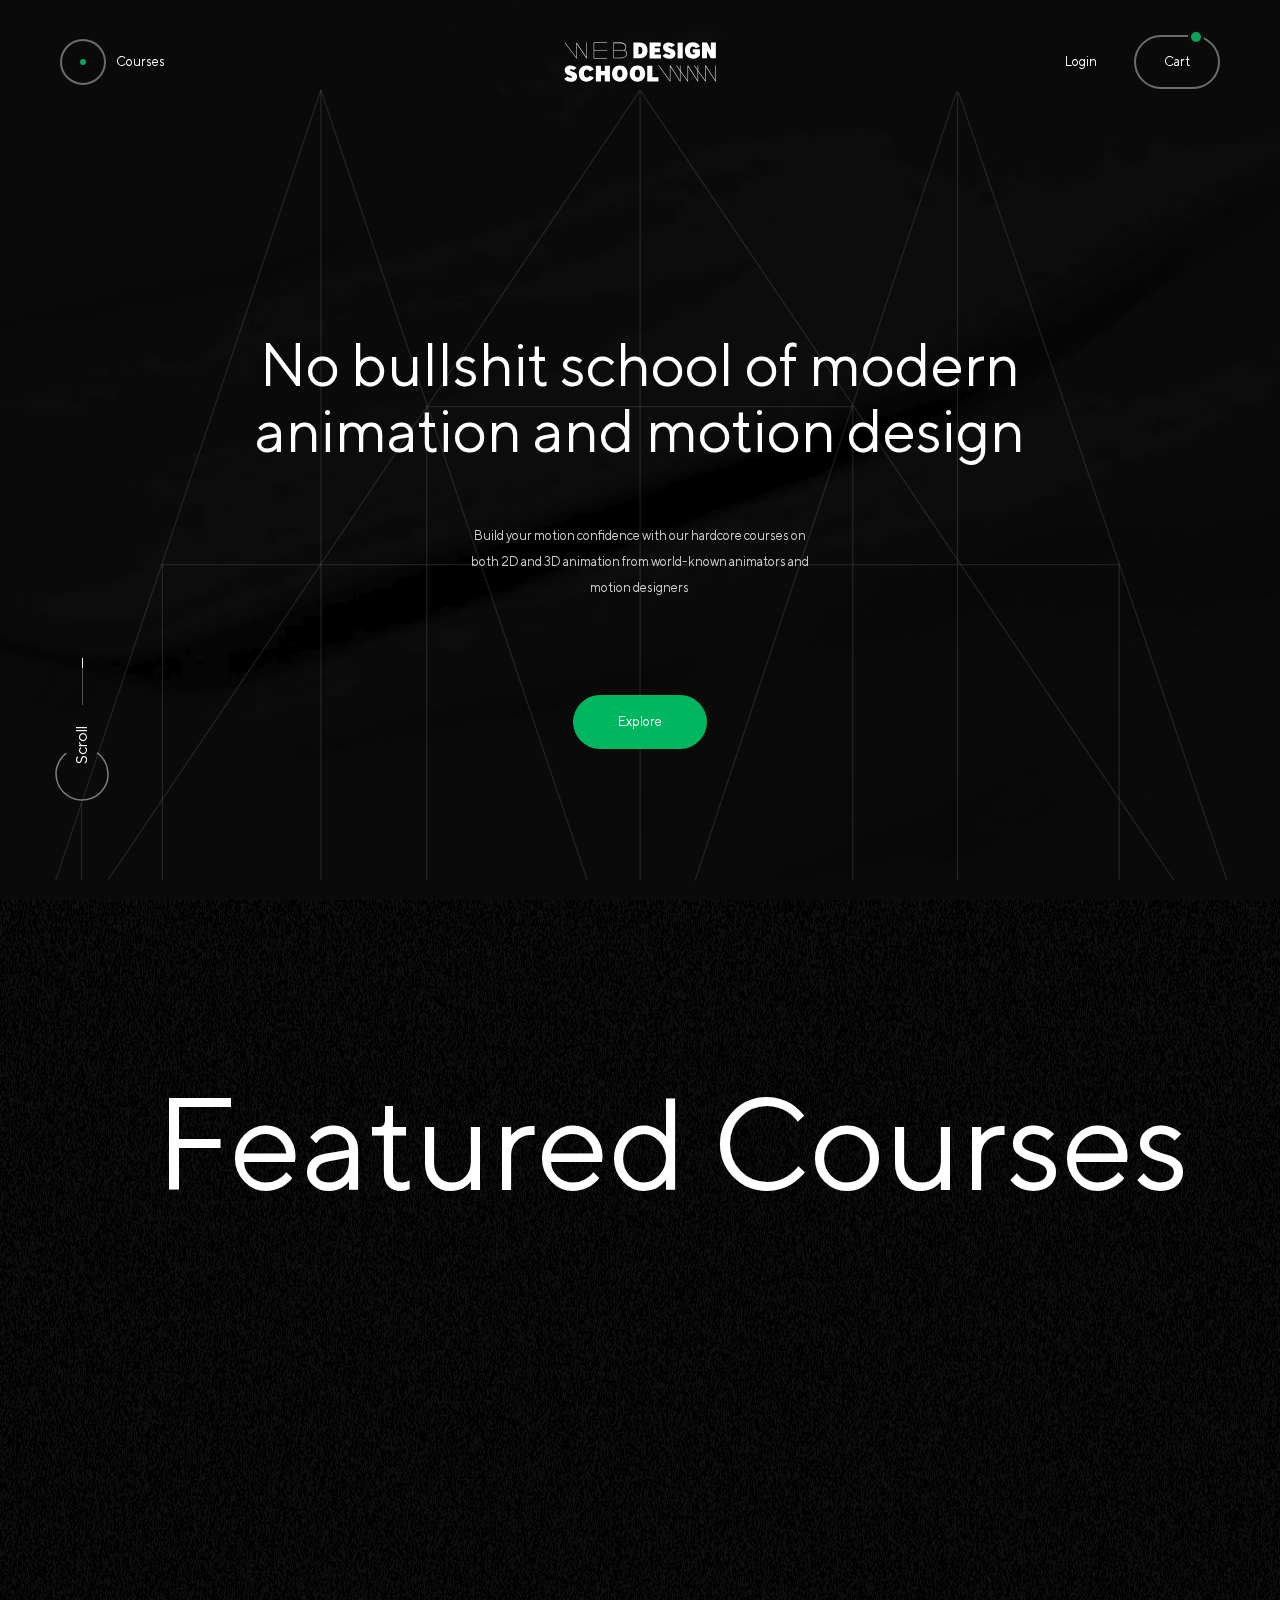
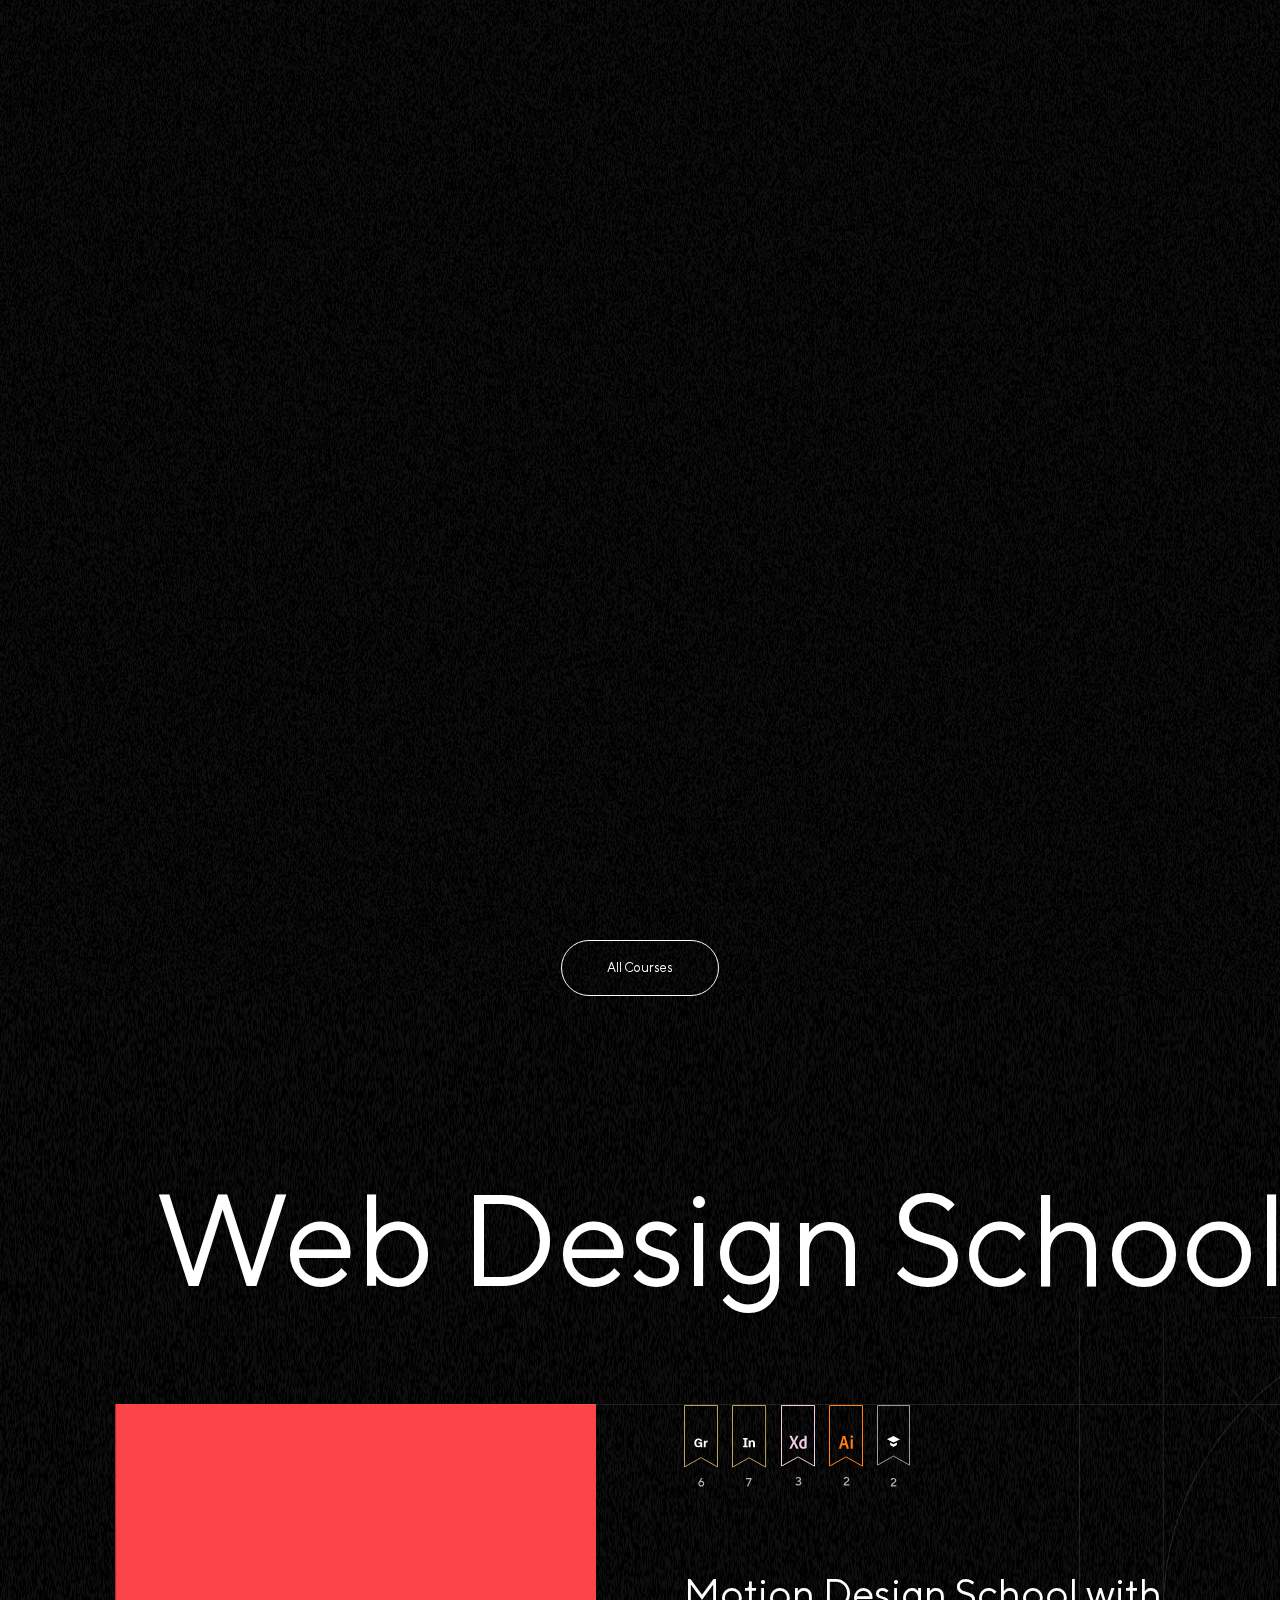
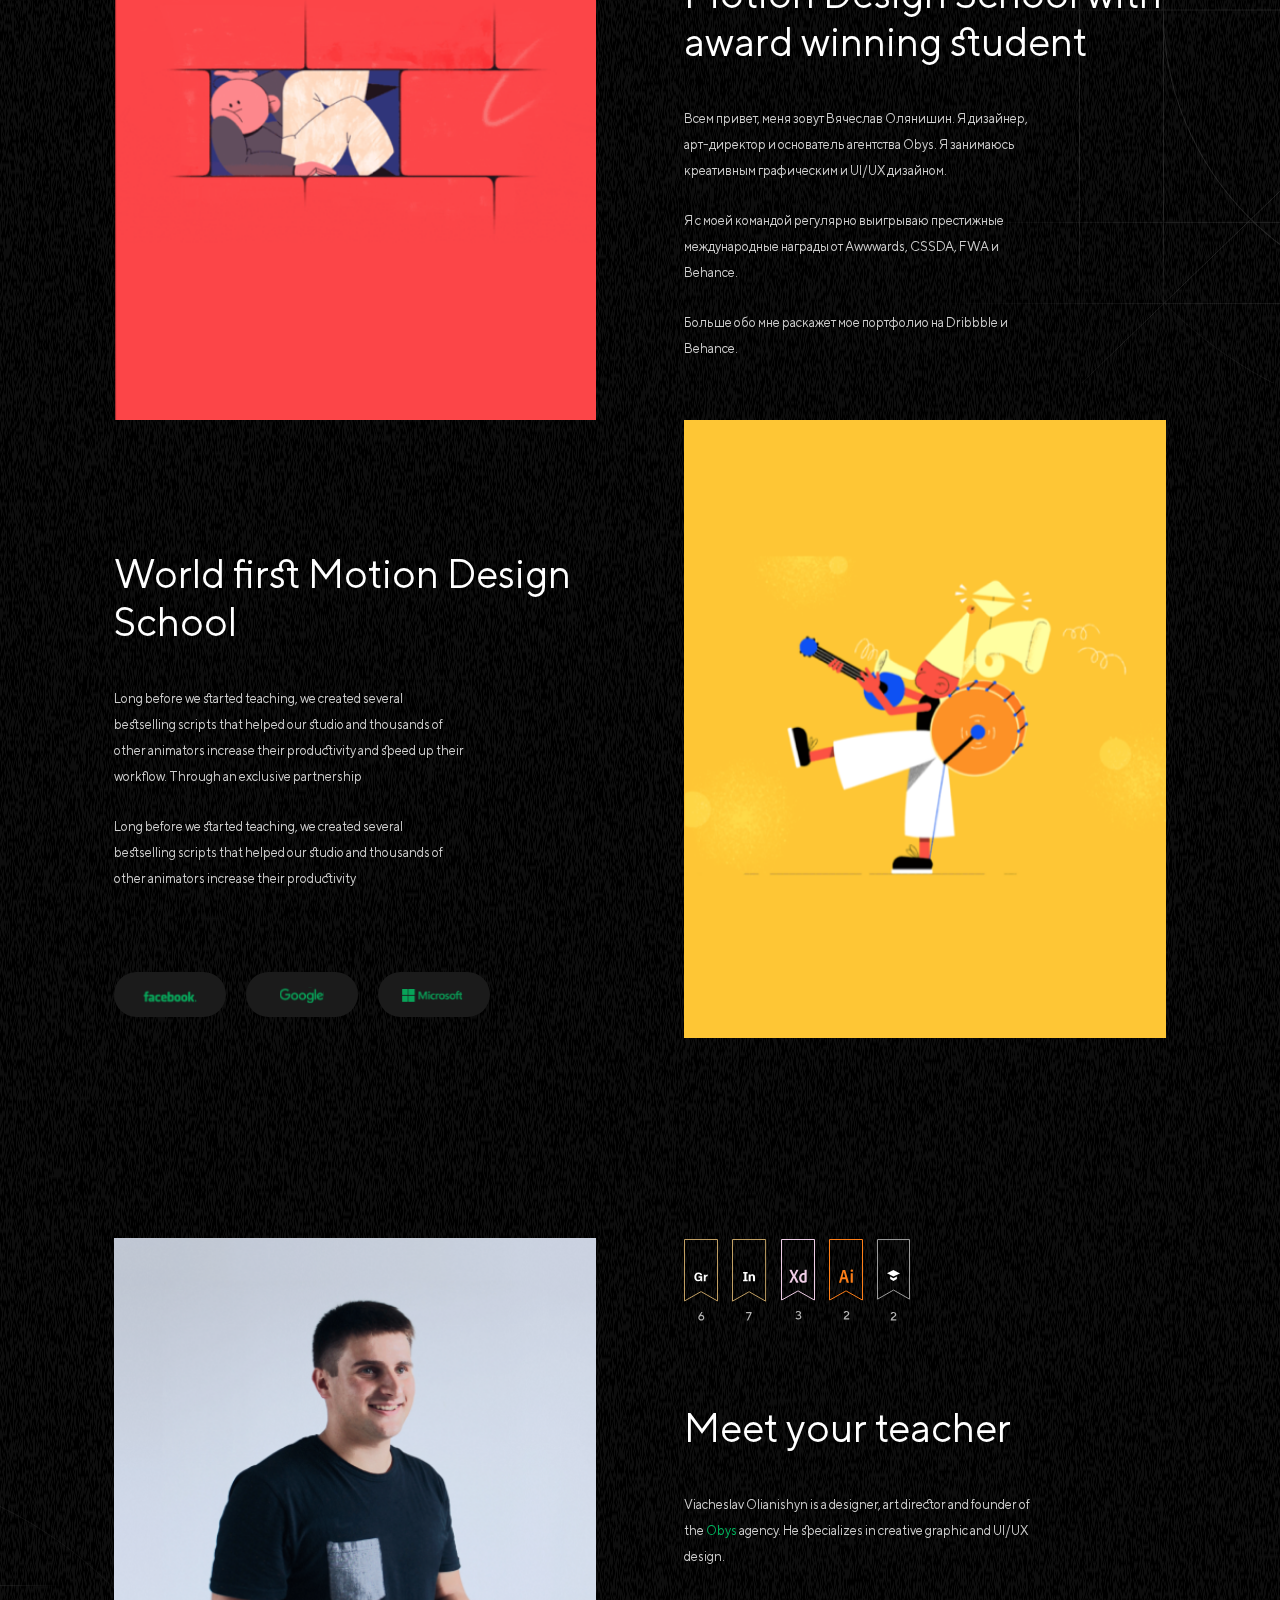
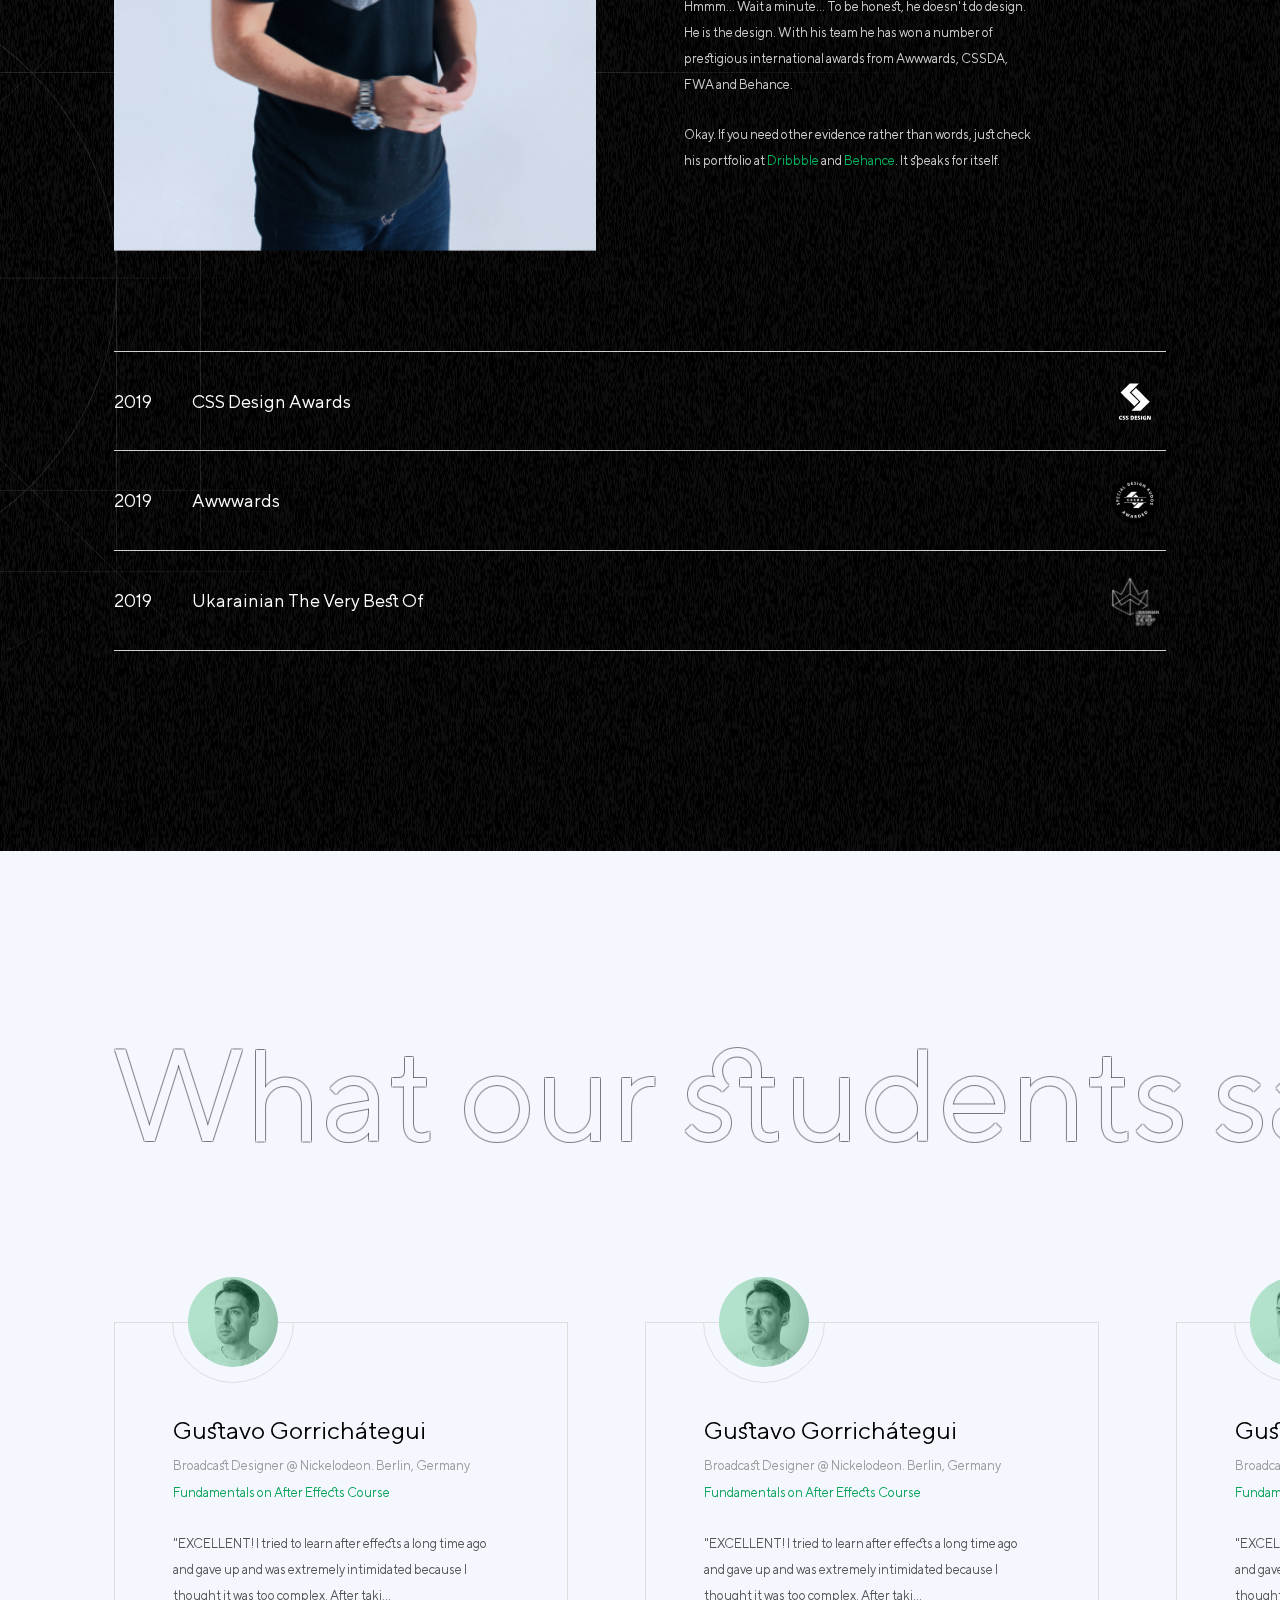
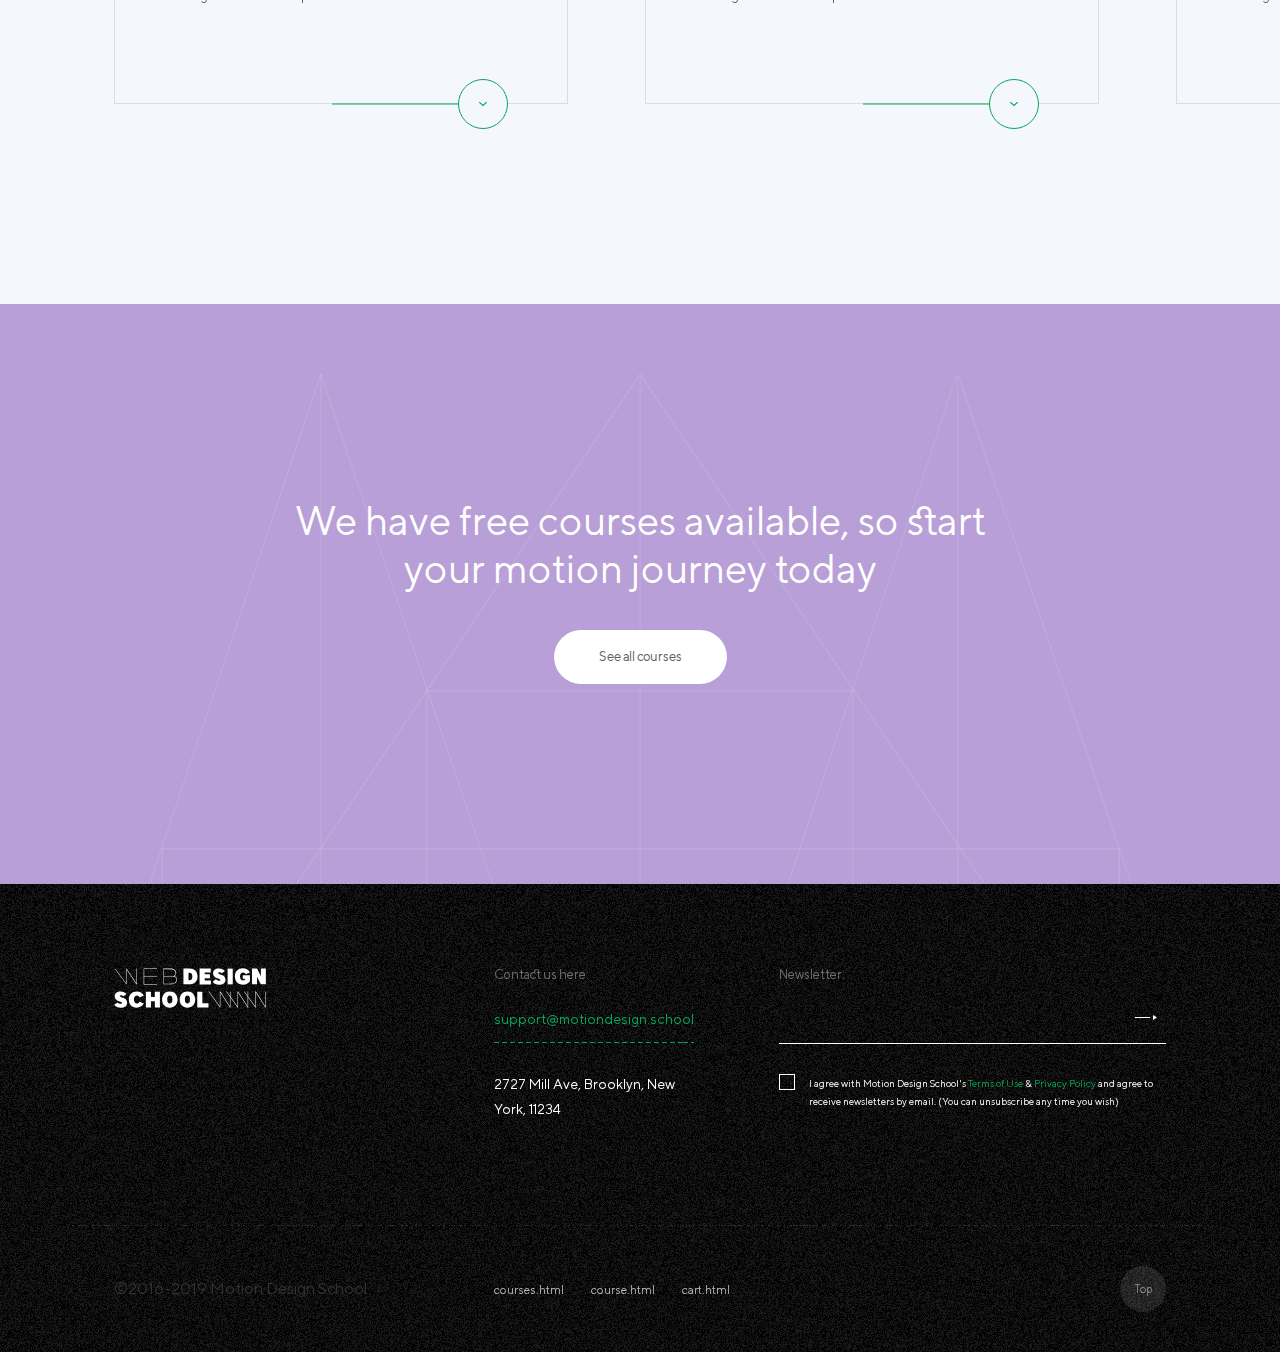
<file: index.html>
<!DOCTYPE html>
<html lang="ru">

<head>

	<meta charset="utf-8">
	<!-- <base href="/"> -->

	<title>webdesign.school</title>
	<meta name="description" content="">

	<meta http-equiv="X-UA-Compatible" content="IE=edge">
	<meta name="viewport" content="width=device-width, initial-scale=1, maximum-scale=1">

	<!-- Template Basic Images Start -->
	<meta property="og:image" content="path/to/image.jpg">
	<link rel="apple-touch-icon" sizes="57x57" href="img/favicon/apple-icon-57x57.png">
	<link rel="apple-touch-icon" sizes="60x60" href="img/favicon/apple-icon-60x60.png">
	<link rel="apple-touch-icon" sizes="72x72" href="img/favicon/apple-icon-72x72.png">
	<link rel="apple-touch-icon" sizes="76x76" href="img/favicon/apple-icon-76x76.png">
	<link rel="apple-touch-icon" sizes="114x114" href="img/favicon/apple-icon-114x114.png">
	<link rel="apple-touch-icon" sizes="120x120" href="img/favicon/apple-icon-120x120.png">
	<link rel="apple-touch-icon" sizes="144x144" href="img/favicon/apple-icon-144x144.png">
	<link rel="apple-touch-icon" sizes="152x152" href="img/favicon/apple-icon-152x152.png">
	<link rel="apple-touch-icon" sizes="180x180" href="img/favicon/apple-icon-180x180.png">
	<link rel="icon" type="image/png" sizes="192x192"  href="img/favicon/android-icon-192x192.png">
	<link rel="icon" type="image/png" sizes="32x32" href="img/favicon/favicon-32x32.png">
	<link rel="icon" type="image/png" sizes="96x96" href="img/favicon/favicon-96x96.png">
	<link rel="icon" type="image/png" sizes="16x16" href="img/favicon/favicon-16x16.png">
	<link rel="manifest" href="img/favicon/manifest.json">
	<meta name="msapplication-TileColor" content="#ffffff">
	<meta name="msapplication-TileImage" content="/ms-icon-144x144.png">
	<meta name="theme-color" content="#ffffff">
	<!-- Template Basic Images End -->

	<!-- Custom Browsers Color Start -->
	<meta name="theme-color" content="#000">
	<meta name="robots" content="noindex, nofollow" />
	<!-- Custom Browsers Color End -->

	<link rel="stylesheet" href="css/main.min.css">

</head>

<body name="body">


	<div class="circle"><span>Drag</span></div>


	<div class="main-nav">
		<div class="main-nav-holder">
			<nav>
				<a href="#"><span>01.</span>Courses</a>
				<a href="#"><span>02.</span>Account</a>
			</nav>
			<div class="main-nav-bottom">
				<div>
					<div class="title">Contact us here:</div>
					<a class="mail" href="mailto:support@motiondesign.school">support@motiondesign.school</a>
					<p>2727 Mill Ave, Brooklyn, New York, 11234</p>
				</div>
			</div>
		</div>
	</div>

	<header id="navbar" class="main-header">
		<div class="container-fluid">
			<div class="row">
				<div class="col-12">
					<a href="#" class="courses"><span>Courses</span></a>
					<a href="#" class="menu-trigger">m</a>
					<a href="index.html" class="logo">
						<img class="logo-white" src="img/wds_logo_white.svg" alt="logo">
						<img class="logo-black" src="img/wds_logo_black.svg" alt="logo">
					</a>
					<div>
						<a href="#" class="login">Login</a>
						<a href="cart.html" class="cart">
							Cart
							<span class="count"></span>
						</a>
					</div>
				</div>
			</div>
		</div>
	</header>


<a href="#scroll-targer" class="scroll">
		<svg class="progress-ring"width="120"height="120"> <circle class="progress-ring__circle"stroke="#7d7d7d"stroke-width="3"fill="transparent"r="52"cx="60"cy="60"/> </svg> 

		<svg class="progress-ring2"width="120"height="120"> <circle class="progress-ring__circle"stroke="#08A459"stroke-width="3"fill="transparent"r="52"cx="60"cy="60"/> </svg>

		<span>Scroll</span>
	</a>
	<span class="scroll-target" name="scroll-targer"></span>

	
	<main>
		<div data-scroll>

			<section class='front-head-section'>
				<div class="front-head-bg">
					<video autoplay="" loop="" muted="" playsinline="">
				<source src="img/VIdeo_Bg_mds.mp4" type="video/mp4">
			</video>
				</div>
				<div class="container">
					<div class="row">
						<div class="col-md-10 offset-md-1">
							<div class="front-head-holder">
								<h1>No bullshit school of modern animation and motion design</h1>
								<p>Build your motion confidence with our hardcore courses on both 2D and 3D animation
									from world-known animators and motion designers</p>
								<a href="#featured-section" class="btn">Explore</a>
							</div>

						</div>
					</div>

				</div>
			
			</section>

			<section class="featured-section" name="featured-section">
				<canvas class="noise"></canvas>
				
				<div class="container">
					<h2 class="scroll-title title-scroll" data-line="Featured Courses">Featured Courses</h2>
					<div class="row">
						<div class="col-md-6">
							<a href="#" class="prod-card wow fadeInUp">
								<div class="img">
									<img src="img/prod.png">
								</div>
								<div class="text">
									<h3>Cinema 4D Journey & Motion Beast</h3>
									<p>Build your motion confidence with our hardcore courses on both 2D and 3D
										animation from world-known animators and motion designers</p>
									<div class="price">
										<div class="price-new">$677.00</div>
										<div class="price-old">$848.00</div>
									</div>
								</div>
							</a>
						</div>
						<div class="col-md-6">
							<a href="#" class="prod-card wow fadeInUp" data-wow-delay="0.3s">
								<div class="img">
									<img src="img/prod.png">
								</div>
								<div class="text">
									<h3>Cinema 4D Journey & Motion Beast</h3>
									<p>Build your motion confidence with our hardcore courses on both 2D and 3D
										animation from world-known animators and motion designers</p>
									<div class="price">
										<div class="price-new">$677.00</div>
										<div class="price-old">$848.00</div>
									</div>
								</div>
							</a>
						</div>
						<div class="col-md-6">
							<a href="#" class="prod-card wow fadeInUp">
								<div class="img">
									<img src="img/prod.png">
								</div>
								<div class="text">
									<h3>Cinema 4D Journey & Motion Beast</h3>
									<p>Build your motion confidence with our hardcore courses on both 2D and 3D
										animation from world-known animators and motion designers</p>
									<div class="price">
										<div class="price-new">$677.00</div>
										<div class="price-old">$848.00</div>
									</div>
								</div>
							</a>
						</div>
						<div class="col-md-6">
							<a href="#" class="prod-card wow fadeInUp" data-wow-delay="0.3s">
								<div class="comingsoon">Coming Soon...</div>
								<div class="img">
									<img src="img/prod.png">
								</div>
								<div class="text">
									<h3>Cinema 4D Journey & Motion Beast</h3>
									<p>Build your motion confidence with our hardcore courses on both 2D and 3D
										animation from world-known animators and motion designers</p>
									<!-- <div class="price">
								<div class="price-new">$677.00</div>
								<div class="price-old">$848.00</div>
							</div> -->
								</div>
							</a>
						</div>
					</div>
				</div>
				<div class="center">
					<a href="#" class="btn btn--secondary">All Courses</a>
				</div>
			</section>

			<section class="awards-section">
				<canvas class="noise"></canvas>
				
				<div class="container">
					<h2 class="scroll-title title-scroll"  data-line="Web Design School Awwards">Web Design School Awwards</h2>
					<div class="row">
						<div class="col-md-6">
							<div class="img">
								<img src="img/awards.png">
							</div>
						</div>
						<div class="col-md-6 author_desc">
							<img class="flags" src="img/flags.svg">
							<h3>Motion Design School with award winning student</h3>
							<p>Всем привет, меня зовут Вячеслав Олянишин. Я дизайнер, арт-директор и основатель
								агентства Obys. Я занимаюсь креативным графическим и UI/UX дизайном.</p>
							<p>Я с моей командой регулярно выигрываю престижные международные награды от Awwwards,
								CSSDA, FWA и Behance.</p>
							<p>Больше обо мне раскажет мое портфолио на Dribbble и Behance.</p>
						</div>
					</div>
					
					<div class="row first-school-row">
						<div class="col-md-6">
							<h3>World first Motion Design School</h3>
							<p>Long before we started teaching, we created several bestselling scripts that helped our
								studio and thousands of other animators increase their productivity and speed up their
								workflow. Through an exclusive partnership</p>
							<p>Long before we started teaching, we created several bestselling scripts that helped our
								studio and thousands of other animators increase their productivity </p>
							<div class="btn-holder">
								<a href="#" class="btn btn--solidgrey">
									<img src="img/fb.svg">
								</a>
								<a href="#" class="btn btn--solidgrey">
									<img src="img/google.svg">
								</a>
								<a href="#" class="btn btn--solidgrey">
									<img src="img/micro.svg">
								</a>
							</div>
						</div>
						<div class="col-md-6">
							<div class="img">
								<img src="img/awards1.png">
							</div>
						</div>
					</div>
					<div class="row teacher-row">
						<div class="col-md-6">
							<div class="img">
								<img src="img/author.png">
							</div>
						</div>
						<div class="col-md-6 author_desc">
							<img class="flags" src="img/flags.svg">
							<h3>Meet your teacher</h3>
							<p>Viacheslav Olianishyn is a designer, art director and founder of the <a href="http://obys.agency/" target="_blank">Obys</a> agency. He specializes in creative graphic and UI/UX design.
							</p>
							<p>
							Hmmm... Wait a minute... To be honest, he doesn't do design. He is the design. With his team he has won a number of prestigious international awards from Awwwards, CSSDA, FWA and Behance.
							</p>
							<p>
							Okay. If you need other evidence rather than words, just check his portfolio at <a href="#">Dribbble</a> and <a href="#">Behance</a>. It speaks for itself.</p>
						</div>
					</div>
					<div class="row">
						<div class="col-12">
							<div class="awards-itevs-holder">
								<div class="award-item">
									<span>2019</span>
									<div class="title">CSS Design Awards</div>
									<div class="award-logo">
										<img src="img/awardlogo1.svg">
									</div>
								</div>
								<div class="award-item">
									<span>2019</span>
									<div class="title">Awwwards</div>
									<div class="award-logo">
										<img src="img/awardlogo2.svg">
									</div>
								</div>
								<div class="award-item">
									<span>2019</span>
									<div class="title">Ukarainian The Very Best Of</div>
									<div class="award-logo">
										<img src="img/awardlogo3.svg">
									</div>
								</div>
							</div>
						</div>
					</div>
				</div>
			</section>

			<section class="testimonials-section white--waipoint">
				

				<div class="container">
					<div class="row">
						<h2 class="scroll-title title-scroll" data-line="What our students say about us">What our students say about us</h2>
						<div class="col-12">
							<div class="testimonials-holder owl-carousel owl-carousel-testimonials">
								<div class="testiminial-item">
									<div class="img">
										<img src="img/testim.png">
									</div>
									<div class="text">
										<div class="name">Gustavo Gorrichátegui</div>
										<div class="position">Broadcast Designer @ Nickelodeon. Berlin, Germany</div>
										<a href="#" class="course">Fundamentals on After Effects Course</a>
										<p>"EXCELLENT! I tried to learn after effects a long time ago and gave up and
											was extremely intimidated because I thought it was too complex. After taking
											the first course. </p>
										<a href="#" class="more">
											<svg width="8" height="4" viewBox="0 0 8 4" fill="none"
												xmlns="http://www.w3.org/2000/svg">
												<path
													d="M4.00169 2.65585L1.00878 0.108718C0.926569 0.0385828 0.81665 2.02722e-07 0.699447 2.07845e-07C0.582179 2.12971e-07 0.472325 0.0385828 0.389984 0.108718L0.12787 0.331912C0.0453982 0.401937 -1.53185e-07 0.495544 -1.48824e-07 0.595295C-1.44464e-07 0.695045 0.0453982 0.788541 0.12787 0.858621L3.69119 3.89139C3.77379 3.96175 3.88416 4.00028 4.0015 4C4.11935 4.00028 4.22959 3.9618 4.31226 3.89139L7.87213 0.861444C7.9546 0.791364 8 0.697868 8 0.598062C8 0.498311 7.9546 0.404816 7.87213 0.33468L7.61002 0.111541C7.43941 -0.0336564 7.16169 -0.0336564 6.99115 0.111541L4.00169 2.65585Z"
													fill="#08A459" /> </svg>
										</a>
									</div>
								</div>
								<div class="testiminial-item">
									<div class="img">
										<img src="img/testim.png">
									</div>
									<div class="text">
										<div class="name">Gustavo Gorrichátegui</div>
										<div class="position">Broadcast Designer @ Nickelodeon. Berlin, Germany</div>
										<a href="#" class="course">Fundamentals on After Effects Course</a>
										<p>"EXCELLENT! I tried to learn after effects a long time ago and gave up and
											was extremely intimidated because I thought it was too complex. After taking
											the first course. EXCELLENT! I tried to learn after effects a long time ago
											and gave up and was extremely intimidated because I thought it was too
											complex. After taking the first course</p>
										<a href="#" class="more">
											<svg width="8" height="4" viewBox="0 0 8 4" fill="none"
												xmlns="http://www.w3.org/2000/svg">
												<path
													d="M4.00169 2.65585L1.00878 0.108718C0.926569 0.0385828 0.81665 2.02722e-07 0.699447 2.07845e-07C0.582179 2.12971e-07 0.472325 0.0385828 0.389984 0.108718L0.12787 0.331912C0.0453982 0.401937 -1.53185e-07 0.495544 -1.48824e-07 0.595295C-1.44464e-07 0.695045 0.0453982 0.788541 0.12787 0.858621L3.69119 3.89139C3.77379 3.96175 3.88416 4.00028 4.0015 4C4.11935 4.00028 4.22959 3.9618 4.31226 3.89139L7.87213 0.861444C7.9546 0.791364 8 0.697868 8 0.598062C8 0.498311 7.9546 0.404816 7.87213 0.33468L7.61002 0.111541C7.43941 -0.0336564 7.16169 -0.0336564 6.99115 0.111541L4.00169 2.65585Z"
													fill="#08A459" /> </svg>
										</a>
									</div>
								</div>
								<div class="testiminial-item">
									<div class="img">
										<img src="img/testim.png">
									</div>
									<div class="text">
										<div class="name">Gustavo Gorrichátegui</div>
										<div class="position">Broadcast Designer @ Nickelodeon. Berlin, Germany</div>
										<a href="#" class="course">Fundamentals on After Effects Course</a>
										<p>"EXCELLENT! I tried to learn after effects a long time ago and gave up and
											was extremely intimidated because I thought it was too complex. After taking
											the first course. </p>
										<a href="#" class="more">
											<svg width="8" height="4" viewBox="0 0 8 4" fill="none"
												xmlns="http://www.w3.org/2000/svg">
												<path
													d="M4.00169 2.65585L1.00878 0.108718C0.926569 0.0385828 0.81665 2.02722e-07 0.699447 2.07845e-07C0.582179 2.12971e-07 0.472325 0.0385828 0.389984 0.108718L0.12787 0.331912C0.0453982 0.401937 -1.53185e-07 0.495544 -1.48824e-07 0.595295C-1.44464e-07 0.695045 0.0453982 0.788541 0.12787 0.858621L3.69119 3.89139C3.77379 3.96175 3.88416 4.00028 4.0015 4C4.11935 4.00028 4.22959 3.9618 4.31226 3.89139L7.87213 0.861444C7.9546 0.791364 8 0.697868 8 0.598062C8 0.498311 7.9546 0.404816 7.87213 0.33468L7.61002 0.111541C7.43941 -0.0336564 7.16169 -0.0336564 6.99115 0.111541L4.00169 2.65585Z"
													fill="#08A459" /> </svg>
										</a>
									</div>
								</div>
								<div class="testiminial-item">
									<div class="img">
										<img src="img/testim.png">
									</div>
									<div class="text">
										<div class="name">Gustavo Gorrichátegui</div>
										<div class="position">Broadcast Designer @ Nickelodeon. Berlin, Germany</div>
										<a href="#" class="course">Fundamentals on After Effects Course</a>
										<p>"EXCELLENT! I tried to learn after effects a long time ago and gave up and
											was extremely intimidated because I thought it was too complex. After taking
											the first course. </p>
										<a href="#" class="more">
											<svg width="8" height="4" viewBox="0 0 8 4" fill="none"
												xmlns="http://www.w3.org/2000/svg">
												<path
													d="M4.00169 2.65585L1.00878 0.108718C0.926569 0.0385828 0.81665 2.02722e-07 0.699447 2.07845e-07C0.582179 2.12971e-07 0.472325 0.0385828 0.389984 0.108718L0.12787 0.331912C0.0453982 0.401937 -1.53185e-07 0.495544 -1.48824e-07 0.595295C-1.44464e-07 0.695045 0.0453982 0.788541 0.12787 0.858621L3.69119 3.89139C3.77379 3.96175 3.88416 4.00028 4.0015 4C4.11935 4.00028 4.22959 3.9618 4.31226 3.89139L7.87213 0.861444C7.9546 0.791364 8 0.697868 8 0.598062C8 0.498311 7.9546 0.404816 7.87213 0.33468L7.61002 0.111541C7.43941 -0.0336564 7.16169 -0.0336564 6.99115 0.111541L4.00169 2.65585Z"
													fill="#08A459" /> </svg>
										</a>
									</div>
								</div>

							</div>
						</div>
					</div>
				</div>
			</section>

			<section class="section-seeall white--waipoint">
				<div class="container">
					<div class="row">
						<div class="col-12">
							<h3>We have free courses available, so start your motion journey today</h3>
							<div class="center">
								<a href="#" class="btn btn--white">See all courses</a>
							</div>
						</div>
					</div>
				</div>
			</section>

			<footer class="main-footer">
				<canvas class="noise"></canvas>
				<div class="container">
					<div class="row">
						<div class="col-lg-4">
							<a href="#" class="logo">
								<img class="logo-white" src="img/wds_logo_white.svg" alt="logo">
							</a>
						</div>
						<div class="col-lg-3">
							<div class="title">Contact us here:</div>
							<a class="mail" href="mailto:support@motiondesign.school">support@motiondesign.school</a>
							<p>2727 Mill Ave, Brooklyn, New York, 11234</p>
						</div>
						<div class="col-lg-5">
							<div class="title">Newsletter:</div>
							<form>
								<div class="newsletter-holder">
									<!-- <label class="label" for="newsletter-email">user</label> -->
									<input id="newsletter-email" type="email" name="newsletter"  pattern="[a-zA-Z0-9._%+-]+@[a-z0-9.-]+\.[a-z]{2,20}$" required>
									<span></span>
									<input type="submit" name="newsletter">
								</div>
								<div class="form-row">
					                <input type="checkbox" id="agree-newslatter" name="agree" required>
					                <label for="agree-newslatter">
					                  I agree with Motion Design School's <a href="https://motiondesign.school/pages/terms" target="_blank" rel="noreferrer nofollow">Terms of Use</a> &amp; <a href="https://motiondesign.school/pages/privacy" target="_blank" rel="noreferrer nofollow">Privacy Policy</a> and agree to receive newsletters by email. (You can unsubscribe any time you wish)
					                </label>
					            </div>


							</form>
							<!-- <p>Подписываясь на новости, вы автоматически соглашаетесь с <a href="#">Условиями
									пользовтельского соглашеня</a></p> -->

						</div>
					</div>
					<div class="row">
						<div class="col-lg-8 offset-lg-4">
							<ul class="payment-services"> 
            <li><i class="payment-icon payment-icon--visa"></i></li> <li><i class="payment-icon payment-icon--master"></i></li> <li><i class="payment-icon payment-icon--american-express"></i></li> <li><i class="payment-icon payment-icon--discover"></i></li> <li><i class="payment-icon payment-icon--jcb"></i></li> <li><i class="payment-icon payment-icon--diners-club"></i></li> <li><i class="payment-icon payment-icon--shopify-pay"></i></li> <li><i class="payment-icon payment-icon--apple-pay"></i></li> <li><i class="payment-icon payment-icon--google-pay"></i></li> <li><i class="payment-icon payment-icon--paypal"></i></li>
          </ul> 
						</div>
					</div>
					<div class="row bottom-row">
						<div class="col-lg-4">
							<span class="copyright">©2016-2019 Motion Design School</span>
						</div>
						<div class="col-lg-6">
							<ul class="footer-menu">
								<li><a href="courses.html">courses.html</a></li>
						
								<li><a href="course.html">course.html</a></li>
								<li><a href="cart.html">cart.html</a></li>
							</ul>
						</div>
						<div class="col-lg-2">
							<a href="#body" class="top">Top</a>
						</div>
					</div>
				</div>
			</footer>


		</div>
	</main>
	<!-- <div class="popup">
		<div class="popup_body">
			<a class="back" href="javascript: void(0)">
				<svg width="22" height="5" viewBox="0 0 22 5" fill="none" xmlns="http://www.w3.org/2000/svg">
				<rect width="15" height="1" transform="matrix(-1 0 0 1 22 2)" fill="white"/>
				<path d="M1.09278e-07 2.5L4 5L4 -1.74846e-07L1.09278e-07 2.5Z" fill="white"/>
				</svg> Back	
			</a>
			<span class="title">
					Заполните форму и наш менеджер <br> свяжтся с вами
			</span>
			<form>
				<input type="text" name="name" id="name" placeholder="Имя">
				<input type="tel" name="phone" id="phone" placeholder="Телефон">
				<input type="email" name="email" id="email" placeholder="Email">
				<textarea name="comment" id="comment" placeholder="Комментарий" rows="1"></textarea>
				<button>Send</button>
			</form>
		</div>
	</div> -->
	<script src="js/scripts.min.js"></script>
</body>

</html>
</file>
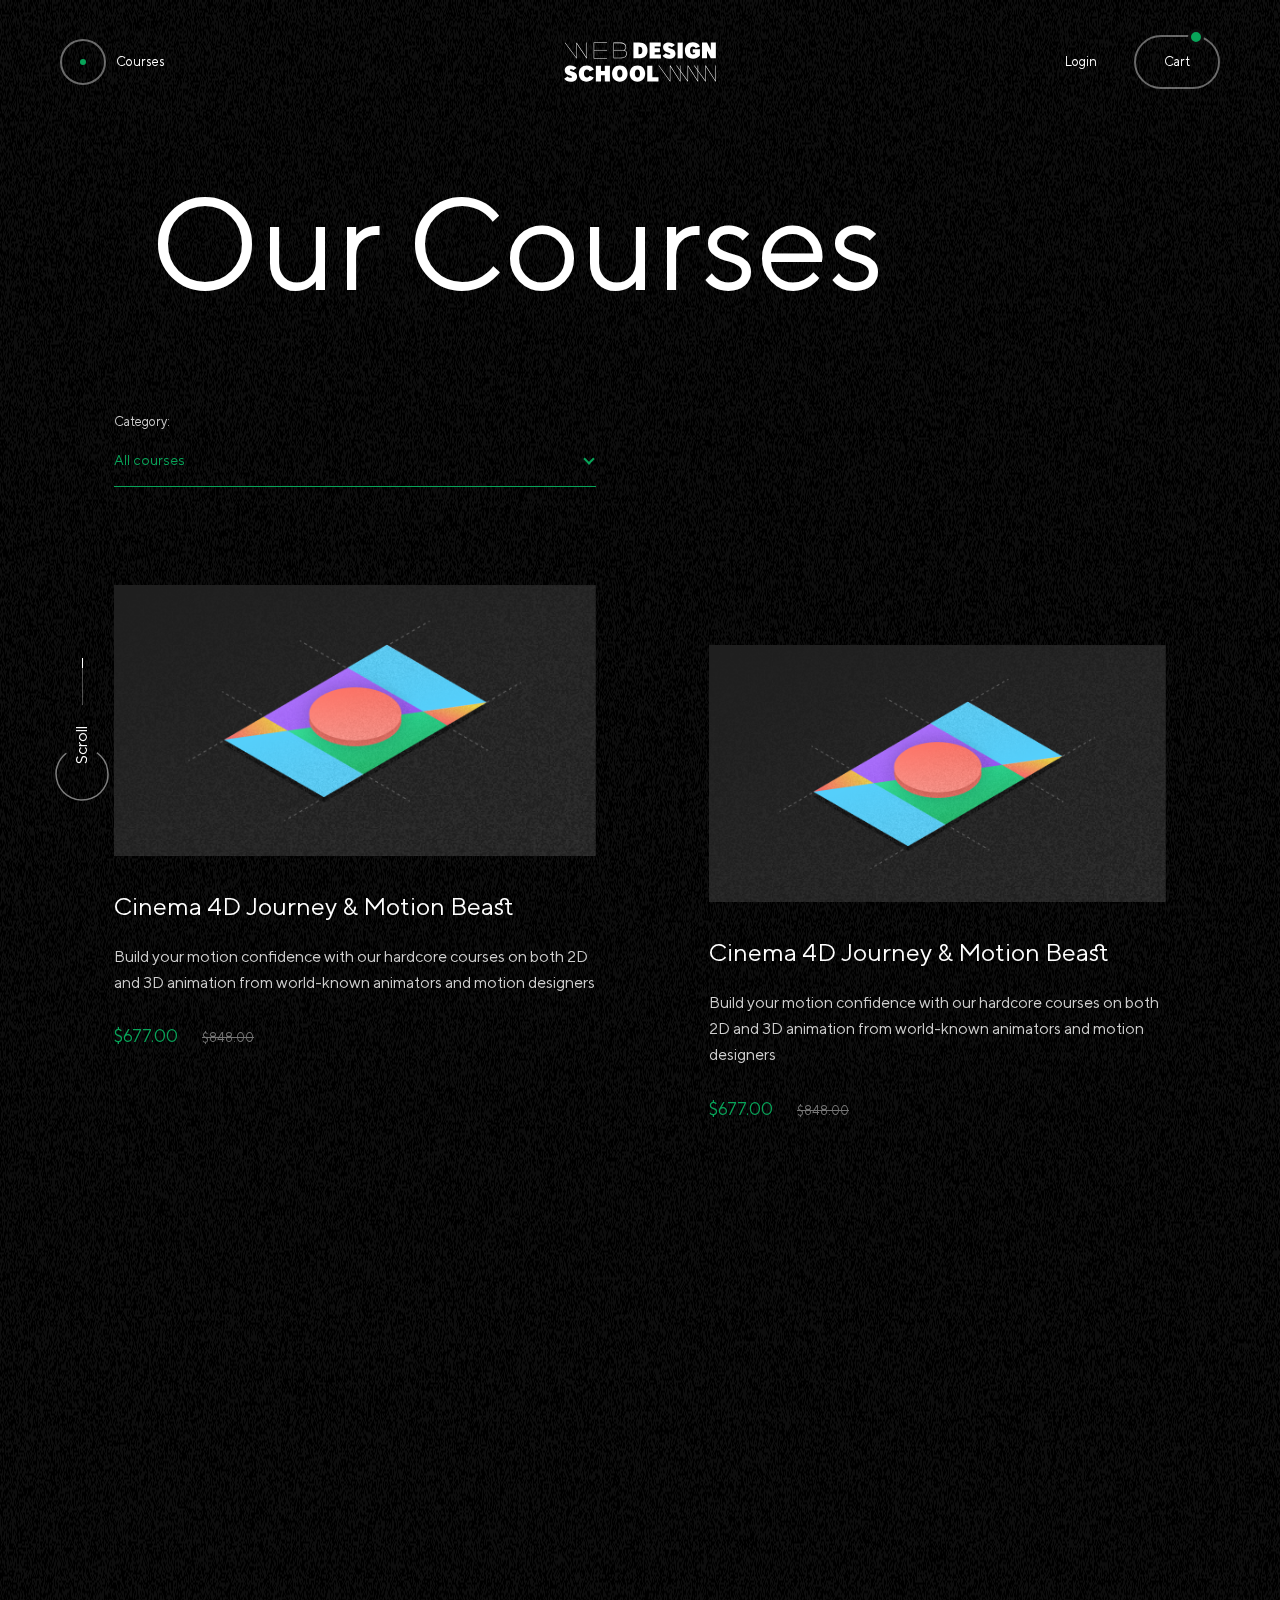
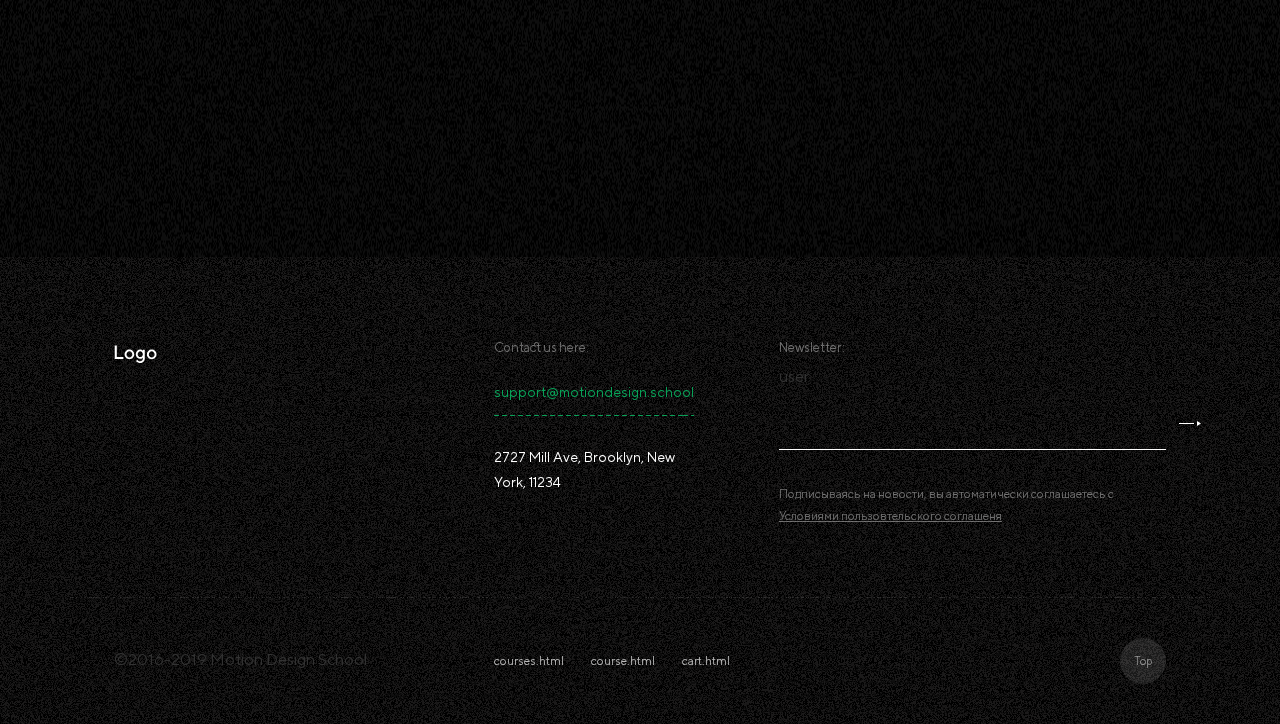
<file: courses.html>
<!DOCTYPE html>
<html lang="ru">

<head>

	<meta charset="utf-8">
	<!-- <base href="/"> -->

	<title>courses.html</title>
	<meta name="description" content="">

	<meta http-equiv="X-UA-Compatible" content="IE=edge">
	<meta name="viewport" content="width=device-width, initial-scale=1, maximum-scale=1">
	
	<!-- Template Basic Images Start -->
	<meta property="og:image" content="path/to/image.jpg">
	<link rel="icon" href="img/favicon/favicon.ico">
	<link rel="apple-touch-icon" sizes="180x180" href="img/favicon/apple-touch-icon-180x180.png">
	<!-- Template Basic Images End -->
	
	<!-- Custom Browsers Color Start -->
	<meta name="theme-color" content="#000">
	<meta name="robots" content="noindex, nofollow" />
	<!-- Custom Browsers Color End -->

	<link rel="stylesheet" href="css/main.min.css">

</head>

<body name="body">



		<div class="main-nav">
		<div class="main-nav-holder">
			<nav>
				<a href="#"><span>01.</span>Courses</a>
				<a href="#"><span>02.</span>Account</a>
			</nav>
			<div class="main-nav-bottom">
				<div>
					<div class="title">Contact us here:</div>
					<a class="mail" href="mailto:support@motiondesign.school">support@motiondesign.school</a>
					<p>2727 Mill Ave, Brooklyn, New York, 11234</p>
				</div>
			</div>
		</div>
	</div>

	<header id="navbar" class="main-header">
		<div class="container-fluid">
			<div class="row">
				<div class="col-12">
					<a href="#" class="courses"><span>Courses</span></a>
					<a href="#" class="menu-trigger">m</a>
					<a href="index.html" class="logo">
						<img class="logo-white" src="img/wds_logo_white.svg" alt="logo">
						<img class="logo-black" src="img/wds_logo_black.svg" alt="logo">
					</a>
					<div>
						<a href="#" class="login">Login</a>
						<a href="cart.html" class="cart">
							Cart
							<span class="count"></span>
						</a>
					</div>
				</div>
			</div>
		</div>
	</header>


	<a href="#scroll-targer" class="scroll">
		<svg class="progress-ring"width="120"height="120"> <circle class="progress-ring__circle"stroke="#7d7d7d"stroke-width="3"fill="transparent"r="52"cx="60"cy="60"/> </svg> 

		<svg class="progress-ring2"width="120"height="120"> <circle class="progress-ring__circle"stroke="#08A459"stroke-width="3"fill="transparent"r="52"cx="60"cy="60"/> </svg>

		<span>Scroll</span>
	</a>
	<span class="scroll-target" name="scroll-targer"></span>


<main>
	<div data-scroll>


	



	<section class="featured-section category-section" name="featured-section">
		<canvas class="noise"></canvas>
		<div class="container">
			<h2 class="scroll-title title-scroll">Our Courses</h2>
			<div class="row filter-row">
				<div class="col-md-6">
					<div class="select-holder">
						<label for="category-select">Category:</label>
						<select id="category-select">
							<option>All courses</option>
							<option>All courses</option>
							<option>All courses</option>
							<option>All courses</option>
						</select>
					</div>
				</div>
			</div>
			<div class="row">
				<div class="col-md-6">
					<div class="prod-card wow fadeInUp">
						<div class="img"> 
							<img src="img/prod.png">
						</div>
						<div class="text">
							<h3>Cinema 4D Journey & Motion Beast</h3>
							<p>Build your motion confidence with our hardcore courses on both 2D and 3D animation from world-known animators and motion designers</p>
							<div class="price">
								<div class="price-new">$677.00</div>
								<div class="price-old">$848.00</div>
							</div>
						</div>
					</div>
				</div>
				<div class="col-md-6">
					<div class="prod-card wow fadeInUp" data-wow-delay="0.3s">
						<div class="img">
							<img src="img/prod.png">
						</div>
						<div class="text">
							<h3>Cinema 4D Journey & Motion Beast</h3>
							<p>Build your motion confidence with our hardcore courses on both 2D and 3D animation from world-known animators and motion designers</p>
							<div class="price">
								<div class="price-new">$677.00</div>
								<div class="price-old">$848.00</div>
							</div>
						</div>
					</div>
				</div>
				<div class="col-md-6">
					<div class="prod-card wow fadeInUp">
						<div class="img">
							<img src="img/prod.png">
						</div>
						<div class="text">
							<h3>Cinema 4D Journey & Motion Beast</h3>
							<p>Build your motion confidence with our hardcore courses on both 2D and 3D animation from world-known animators and motion designers</p>
							<div class="price">
								<div class="price-new">$677.00</div>
								<div class="price-old">$848.00</div>
							</div>
						</div>
					</div>
				</div>
				<div class="col-md-6">
					<div class="prod-card wow fadeInUp" data-wow-delay="0.3s">
						<div class="comingsoon">Coming Soon. </div>
						<div class="img">
							<img src="img/prod.png">
						</div>
						<div class="text">
							<h3>Cinema 4D Journey & Motion Beast</h3>
							<p>Build your motion confidence with our hardcore courses on both 2D and 3D animation from world-known animators and motion designers</p>
							<!-- <div class="price">
								<div class="price-new">$677.00</div>
								<div class="price-old">$848.00</div>
							</div> -->
						</div>
					</div>
				</div>
			</div>
		</div>
	
	</section>	

	<footer class="main-footer">
		<canvas class="noise"></canvas>
		<div class="container">
			<div class="row">
				<div class="col-md-4">
					<a href="#" class="logo">
						<img src="img/logo.svg" alt="logo">
					</a>
				</div>
				<div class="col-md-3">
					<div class="title">Contact us here:</div>
					<a class="mail" href="mailto:support@motiondesign.school">support@motiondesign.school</a>
					<p>2727 Mill Ave, Brooklyn, New York, 11234</p>
				</div>
				<div class="col-md-5">
					<div class="title">Newsletter:</div>
					<form>
						<label for="newsletter-email">user</label>
						<input id="newsletter-email" type="email" name="newsletter">
						<input type="submit" name="newsletter">
					</form>
					<p>Подписываясь на новости, вы автоматически соглашаетесь с <a href="#">Условиями пользовтельского соглашеня</a></p>
				</div>
			</div>
			<div class="row bottom-row">
				<div class="col-md-4">
					<span class="copyright">©2016-2019 Motion Design School</span>
				</div>
				<div class="col-md-6">
					<ul class="footer-menu">
						<li><a href="courses.html">courses.html</a></li>

						<li><a href="course.html">course.html</a></li>
						<li><a href="cart.html">cart.html</a></li>
					</ul>
				</div>
				<div class="col-md-2">
					<a href="#body" class="top">Top</a>
				</div>
			</div>
		</div>
	</footer>

</div>
</main>

	<script src="js/scripts.min.js"></script>
</body>
</html>
</file>
<file: css/main.min.css>
@charset "UTF-8";.owl-carousel,.owl-carousel .owl-item{-webkit-tap-highlight-color:transparent;position:relative}.owl-carousel{display:none;width:100%;z-index:1}.owl-carousel .owl-stage{position:relative;-ms-touch-action:pan-Y;touch-action:manipulation;-moz-backface-visibility:hidden}.owl-carousel .owl-stage:after{content:".";display:block;clear:both;visibility:hidden;line-height:0;height:0}.owl-carousel .owl-stage-outer{position:relative;overflow:hidden;-webkit-transform:translate3d(0,0,0)}.owl-carousel .owl-item,.owl-carousel .owl-wrapper{-webkit-backface-visibility:hidden;-moz-backface-visibility:hidden;-ms-backface-visibility:hidden;-webkit-transform:translate3d(0,0,0);-moz-transform:translate3d(0,0,0);-ms-transform:translate3d(0,0,0)}.owl-carousel .owl-item{min-height:1px;float:left;-webkit-backface-visibility:hidden;-webkit-touch-callout:none}.owl-carousel .owl-item img{display:block;width:100%}.owl-carousel .owl-dots.disabled,.owl-carousel .owl-nav.disabled{display:none}.no-js .owl-carousel,.owl-carousel.owl-loaded{display:block}.owl-carousel .owl-dot,.owl-carousel .owl-nav .owl-next,.owl-carousel .owl-nav .owl-prev{cursor:pointer;-webkit-user-select:none;-khtml-user-select:none;-moz-user-select:none;-ms-user-select:none;user-select:none}.owl-carousel .owl-nav button.owl-next,.owl-carousel .owl-nav button.owl-prev,.owl-carousel button.owl-dot{background:0 0;color:inherit;border:none;padding:0!important;font:inherit}.owl-carousel.owl-loading{opacity:0;display:block}.owl-carousel.owl-hidden{opacity:0}.owl-carousel.owl-refresh .owl-item{visibility:hidden}.owl-carousel.owl-drag .owl-item{-ms-touch-action:pan-y;touch-action:pan-y;-webkit-user-select:none;-moz-user-select:none;-ms-user-select:none;user-select:none}.owl-carousel.owl-grab{cursor:move;cursor:grab}.owl-carousel.owl-rtl{direction:rtl}.owl-carousel.owl-rtl .owl-item{float:right}.owl-carousel .animated{animation-duration:1s;animation-fill-mode:both}.owl-carousel .owl-animated-in{z-index:0}.owl-carousel .owl-animated-out{z-index:1}.owl-carousel .fadeOut{animation-name:fadeOut}@keyframes fadeOut{0%{opacity:1}100%{opacity:0}}.owl-height{transition:height .5s ease-in-out}.owl-carousel .owl-item .owl-lazy{opacity:0;transition:opacity .4s ease}.owl-carousel .owl-item .owl-lazy:not([src]),.owl-carousel .owl-item .owl-lazy[src^=""]{max-height:0}.owl-carousel .owl-item img.owl-lazy{transform-style:preserve-3d}.owl-carousel .owl-video-wrapper{position:relative;height:100%;background:#000}.owl-carousel .owl-video-play-icon{position:absolute;height:80px;width:80px;left:50%;top:50%;margin-left:-40px;margin-top:-40px;background:url(../../node_modules/owl.carousel/dist/assets/owl.video.play.png) no-repeat;cursor:pointer;z-index:1;-webkit-backface-visibility:hidden;transition:transform .1s ease}.owl-carousel .owl-video-play-icon:hover{-ms-transform:scale(1.3,1.3);transform:scale(1.3,1.3)}.owl-carousel .owl-video-playing .owl-video-play-icon,.owl-carousel .owl-video-playing .owl-video-tn{display:none}.owl-carousel .owl-video-tn{opacity:0;height:100%;background-position:center center;background-repeat:no-repeat;background-size:contain;transition:opacity .4s ease}.owl-carousel .owl-video-frame{position:relative;z-index:1;height:100%;width:100%}@-webkit-keyframes bounce{20%,53%,80%,from,to{-webkit-animation-timing-function:cubic-bezier(.215,.61,.355,1);animation-timing-function:cubic-bezier(.215,.61,.355,1);-webkit-transform:translate3d(0,0,0);transform:translate3d(0,0,0)}40%,43%{-webkit-animation-timing-function:cubic-bezier(.755,.05,.855,.06);animation-timing-function:cubic-bezier(.755,.05,.855,.06);-webkit-transform:translate3d(0,-30px,0);transform:translate3d(0,-30px,0)}70%{-webkit-animation-timing-function:cubic-bezier(.755,.05,.855,.06);animation-timing-function:cubic-bezier(.755,.05,.855,.06);-webkit-transform:translate3d(0,-15px,0);transform:translate3d(0,-15px,0)}90%{-webkit-transform:translate3d(0,-4px,0);transform:translate3d(0,-4px,0)}}@keyframes bounce{20%,53%,80%,from,to{-webkit-animation-timing-function:cubic-bezier(.215,.61,.355,1);animation-timing-function:cubic-bezier(.215,.61,.355,1);-webkit-transform:translate3d(0,0,0);transform:translate3d(0,0,0)}40%,43%{-webkit-animation-timing-function:cubic-bezier(.755,.05,.855,.06);animation-timing-function:cubic-bezier(.755,.05,.855,.06);-webkit-transform:translate3d(0,-30px,0);transform:translate3d(0,-30px,0)}70%{-webkit-animation-timing-function:cubic-bezier(.755,.05,.855,.06);animation-timing-function:cubic-bezier(.755,.05,.855,.06);-webkit-transform:translate3d(0,-15px,0);transform:translate3d(0,-15px,0)}90%{-webkit-transform:translate3d(0,-4px,0);transform:translate3d(0,-4px,0)}}.bounce{-webkit-animation-name:bounce;animation-name:bounce;-webkit-transform-origin:center bottom;transform-origin:center bottom}@-webkit-keyframes flash{50%,from,to{opacity:1}25%,75%{opacity:0}}@keyframes flash{50%,from,to{opacity:1}25%,75%{opacity:0}}.flash{-webkit-animation-name:flash;animation-name:flash}@-webkit-keyframes pulse{from{-webkit-transform:scale3d(1,1,1);transform:scale3d(1,1,1)}50%{-webkit-transform:scale3d(1.05,1.05,1.05);transform:scale3d(1.05,1.05,1.05)}to{-webkit-transform:scale3d(1,1,1);transform:scale3d(1,1,1)}}@keyframes pulse{from{-webkit-transform:scale3d(1,1,1);transform:scale3d(1,1,1)}50%{-webkit-transform:scale3d(1.05,1.05,1.05);transform:scale3d(1.05,1.05,1.05)}to{-webkit-transform:scale3d(1,1,1);transform:scale3d(1,1,1)}}.pulse{-webkit-animation-name:pulse;animation-name:pulse}@-webkit-keyframes rubberBand{from{-webkit-transform:scale3d(1,1,1);transform:scale3d(1,1,1)}30%{-webkit-transform:scale3d(1.25,.75,1);transform:scale3d(1.25,.75,1)}40%{-webkit-transform:scale3d(.75,1.25,1);transform:scale3d(.75,1.25,1)}50%{-webkit-transform:scale3d(1.15,.85,1);transform:scale3d(1.15,.85,1)}65%{-webkit-transform:scale3d(.95,1.05,1);transform:scale3d(.95,1.05,1)}75%{-webkit-transform:scale3d(1.05,.95,1);transform:scale3d(1.05,.95,1)}to{-webkit-transform:scale3d(1,1,1);transform:scale3d(1,1,1)}}@keyframes rubberBand{from{-webkit-transform:scale3d(1,1,1);transform:scale3d(1,1,1)}30%{-webkit-transform:scale3d(1.25,.75,1);transform:scale3d(1.25,.75,1)}40%{-webkit-transform:scale3d(.75,1.25,1);transform:scale3d(.75,1.25,1)}50%{-webkit-transform:scale3d(1.15,.85,1);transform:scale3d(1.15,.85,1)}65%{-webkit-transform:scale3d(.95,1.05,1);transform:scale3d(.95,1.05,1)}75%{-webkit-transform:scale3d(1.05,.95,1);transform:scale3d(1.05,.95,1)}to{-webkit-transform:scale3d(1,1,1);transform:scale3d(1,1,1)}}.rubberBand{-webkit-animation-name:rubberBand;animation-name:rubberBand}@-webkit-keyframes shake{from,to{-webkit-transform:translate3d(0,0,0);transform:translate3d(0,0,0)}10%,30%,50%,70%,90%{-webkit-transform:translate3d(-10px,0,0);transform:translate3d(-10px,0,0)}20%,40%,60%,80%{-webkit-transform:translate3d(10px,0,0);transform:translate3d(10px,0,0)}}@keyframes shake{from,to{-webkit-transform:translate3d(0,0,0);transform:translate3d(0,0,0)}10%,30%,50%,70%,90%{-webkit-transform:translate3d(-10px,0,0);transform:translate3d(-10px,0,0)}20%,40%,60%,80%{-webkit-transform:translate3d(10px,0,0);transform:translate3d(10px,0,0)}}.shake{-webkit-animation-name:shake;animation-name:shake}@-webkit-keyframes headShake{0%{-webkit-transform:translateX(0);transform:translateX(0)}6.5%{-webkit-transform:translateX(-6px) rotateY(-9deg);transform:translateX(-6px) rotateY(-9deg)}18.5%{-webkit-transform:translateX(5px) rotateY(7deg);transform:translateX(5px) rotateY(7deg)}31.5%{-webkit-transform:translateX(-3px) rotateY(-5deg);transform:translateX(-3px) rotateY(-5deg)}43.5%{-webkit-transform:translateX(2px) rotateY(3deg);transform:translateX(2px) rotateY(3deg)}50%{-webkit-transform:translateX(0);transform:translateX(0)}}@keyframes headShake{0%{-webkit-transform:translateX(0);transform:translateX(0)}6.5%{-webkit-transform:translateX(-6px) rotateY(-9deg);transform:translateX(-6px) rotateY(-9deg)}18.5%{-webkit-transform:translateX(5px) rotateY(7deg);transform:translateX(5px) rotateY(7deg)}31.5%{-webkit-transform:translateX(-3px) rotateY(-5deg);transform:translateX(-3px) rotateY(-5deg)}43.5%{-webkit-transform:translateX(2px) rotateY(3deg);transform:translateX(2px) rotateY(3deg)}50%{-webkit-transform:translateX(0);transform:translateX(0)}}.headShake{-webkit-animation-timing-function:ease-in-out;animation-timing-function:ease-in-out;-webkit-animation-name:headShake;animation-name:headShake}@-webkit-keyframes swing{20%{-webkit-transform:rotate3d(0,0,1,15deg);transform:rotate3d(0,0,1,15deg)}40%{-webkit-transform:rotate3d(0,0,1,-10deg);transform:rotate3d(0,0,1,-10deg)}60%{-webkit-transform:rotate3d(0,0,1,5deg);transform:rotate3d(0,0,1,5deg)}80%{-webkit-transform:rotate3d(0,0,1,-5deg);transform:rotate3d(0,0,1,-5deg)}to{-webkit-transform:rotate3d(0,0,1,0deg);transform:rotate3d(0,0,1,0deg)}}@keyframes swing{20%{-webkit-transform:rotate3d(0,0,1,15deg);transform:rotate3d(0,0,1,15deg)}40%{-webkit-transform:rotate3d(0,0,1,-10deg);transform:rotate3d(0,0,1,-10deg)}60%{-webkit-transform:rotate3d(0,0,1,5deg);transform:rotate3d(0,0,1,5deg)}80%{-webkit-transform:rotate3d(0,0,1,-5deg);transform:rotate3d(0,0,1,-5deg)}to{-webkit-transform:rotate3d(0,0,1,0deg);transform:rotate3d(0,0,1,0deg)}}.swing{-webkit-transform-origin:top center;transform-origin:top center;-webkit-animation-name:swing;animation-name:swing}@-webkit-keyframes tada{from{-webkit-transform:scale3d(1,1,1);transform:scale3d(1,1,1)}10%,20%{-webkit-transform:scale3d(.9,.9,.9) rotate3d(0,0,1,-3deg);transform:scale3d(.9,.9,.9) rotate3d(0,0,1,-3deg)}30%,50%,70%,90%{-webkit-transform:scale3d(1.1,1.1,1.1) rotate3d(0,0,1,3deg);transform:scale3d(1.1,1.1,1.1) rotate3d(0,0,1,3deg)}40%,60%,80%{-webkit-transform:scale3d(1.1,1.1,1.1) rotate3d(0,0,1,-3deg);transform:scale3d(1.1,1.1,1.1) rotate3d(0,0,1,-3deg)}to{-webkit-transform:scale3d(1,1,1);transform:scale3d(1,1,1)}}@keyframes tada{from{-webkit-transform:scale3d(1,1,1);transform:scale3d(1,1,1)}10%,20%{-webkit-transform:scale3d(.9,.9,.9) rotate3d(0,0,1,-3deg);transform:scale3d(.9,.9,.9) rotate3d(0,0,1,-3deg)}30%,50%,70%,90%{-webkit-transform:scale3d(1.1,1.1,1.1) rotate3d(0,0,1,3deg);transform:scale3d(1.1,1.1,1.1) rotate3d(0,0,1,3deg)}40%,60%,80%{-webkit-transform:scale3d(1.1,1.1,1.1) rotate3d(0,0,1,-3deg);transform:scale3d(1.1,1.1,1.1) rotate3d(0,0,1,-3deg)}to{-webkit-transform:scale3d(1,1,1);transform:scale3d(1,1,1)}}.tada{-webkit-animation-name:tada;animation-name:tada}@-webkit-keyframes wobble{from{-webkit-transform:translate3d(0,0,0);transform:translate3d(0,0,0)}15%{-webkit-transform:translate3d(-25%,0,0) rotate3d(0,0,1,-5deg);transform:translate3d(-25%,0,0) rotate3d(0,0,1,-5deg)}30%{-webkit-transform:translate3d(20%,0,0) rotate3d(0,0,1,3deg);transform:translate3d(20%,0,0) rotate3d(0,0,1,3deg)}45%{-webkit-transform:translate3d(-15%,0,0) rotate3d(0,0,1,-3deg);transform:translate3d(-15%,0,0) rotate3d(0,0,1,-3deg)}60%{-webkit-transform:translate3d(10%,0,0) rotate3d(0,0,1,2deg);transform:translate3d(10%,0,0) rotate3d(0,0,1,2deg)}75%{-webkit-transform:translate3d(-5%,0,0) rotate3d(0,0,1,-1deg);transform:translate3d(-5%,0,0) rotate3d(0,0,1,-1deg)}to{-webkit-transform:translate3d(0,0,0);transform:translate3d(0,0,0)}}@keyframes wobble{from{-webkit-transform:translate3d(0,0,0);transform:translate3d(0,0,0)}15%{-webkit-transform:translate3d(-25%,0,0) rotate3d(0,0,1,-5deg);transform:translate3d(-25%,0,0) rotate3d(0,0,1,-5deg)}30%{-webkit-transform:translate3d(20%,0,0) rotate3d(0,0,1,3deg);transform:translate3d(20%,0,0) rotate3d(0,0,1,3deg)}45%{-webkit-transform:translate3d(-15%,0,0) rotate3d(0,0,1,-3deg);transform:translate3d(-15%,0,0) rotate3d(0,0,1,-3deg)}60%{-webkit-transform:translate3d(10%,0,0) rotate3d(0,0,1,2deg);transform:translate3d(10%,0,0) rotate3d(0,0,1,2deg)}75%{-webkit-transform:translate3d(-5%,0,0) rotate3d(0,0,1,-1deg);transform:translate3d(-5%,0,0) rotate3d(0,0,1,-1deg)}to{-webkit-transform:translate3d(0,0,0);transform:translate3d(0,0,0)}}.wobble{-webkit-animation-name:wobble;animation-name:wobble}@-webkit-keyframes jello{11.1%,from,to{-webkit-transform:translate3d(0,0,0);transform:translate3d(0,0,0)}22.2%{-webkit-transform:skewX(-12.5deg) skewY(-12.5deg);transform:skewX(-12.5deg) skewY(-12.5deg)}33.3%{-webkit-transform:skewX(6.25deg) skewY(6.25deg);transform:skewX(6.25deg) skewY(6.25deg)}44.4%{-webkit-transform:skewX(-3.125deg) skewY(-3.125deg);transform:skewX(-3.125deg) skewY(-3.125deg)}55.5%{-webkit-transform:skewX(1.5625deg) skewY(1.5625deg);transform:skewX(1.5625deg) skewY(1.5625deg)}66.6%{-webkit-transform:skewX(-.78125deg) skewY(-.78125deg);transform:skewX(-.78125deg) skewY(-.78125deg)}77.7%{-webkit-transform:skewX(.390625deg) skewY(.390625deg);transform:skewX(.390625deg) skewY(.390625deg)}88.8%{-webkit-transform:skewX(-.1953125deg) skewY(-.1953125deg);transform:skewX(-.1953125deg) skewY(-.1953125deg)}}@keyframes jello{11.1%,from,to{-webkit-transform:translate3d(0,0,0);transform:translate3d(0,0,0)}22.2%{-webkit-transform:skewX(-12.5deg) skewY(-12.5deg);transform:skewX(-12.5deg) skewY(-12.5deg)}33.3%{-webkit-transform:skewX(6.25deg) skewY(6.25deg);transform:skewX(6.25deg) skewY(6.25deg)}44.4%{-webkit-transform:skewX(-3.125deg) skewY(-3.125deg);transform:skewX(-3.125deg) skewY(-3.125deg)}55.5%{-webkit-transform:skewX(1.5625deg) skewY(1.5625deg);transform:skewX(1.5625deg) skewY(1.5625deg)}66.6%{-webkit-transform:skewX(-.78125deg) skewY(-.78125deg);transform:skewX(-.78125deg) skewY(-.78125deg)}77.7%{-webkit-transform:skewX(.390625deg) skewY(.390625deg);transform:skewX(.390625deg) skewY(.390625deg)}88.8%{-webkit-transform:skewX(-.1953125deg) skewY(-.1953125deg);transform:skewX(-.1953125deg) skewY(-.1953125deg)}}.jello{-webkit-animation-name:jello;animation-name:jello;-webkit-transform-origin:center;transform-origin:center}@-webkit-keyframes heartBeat{0%{-webkit-transform:scale(1);transform:scale(1)}14%{-webkit-transform:scale(1.3);transform:scale(1.3)}28%{-webkit-transform:scale(1);transform:scale(1)}42%{-webkit-transform:scale(1.3);transform:scale(1.3)}70%{-webkit-transform:scale(1);transform:scale(1)}}@keyframes heartBeat{0%{-webkit-transform:scale(1);transform:scale(1)}14%{-webkit-transform:scale(1.3);transform:scale(1.3)}28%{-webkit-transform:scale(1);transform:scale(1)}42%{-webkit-transform:scale(1.3);transform:scale(1.3)}70%{-webkit-transform:scale(1);transform:scale(1)}}.heartBeat{-webkit-animation-name:heartBeat;animation-name:heartBeat;-webkit-animation-duration:1.3s;animation-duration:1.3s;-webkit-animation-timing-function:ease-in-out;animation-timing-function:ease-in-out}@-webkit-keyframes bounceIn{20%,40%,60%,80%,from,to{-webkit-animation-timing-function:cubic-bezier(.215,.61,.355,1);animation-timing-function:cubic-bezier(.215,.61,.355,1)}0%{opacity:0;-webkit-transform:scale3d(.3,.3,.3);transform:scale3d(.3,.3,.3)}20%{-webkit-transform:scale3d(1.1,1.1,1.1);transform:scale3d(1.1,1.1,1.1)}40%{-webkit-transform:scale3d(.9,.9,.9);transform:scale3d(.9,.9,.9)}60%{opacity:1;-webkit-transform:scale3d(1.03,1.03,1.03);transform:scale3d(1.03,1.03,1.03)}80%{-webkit-transform:scale3d(.97,.97,.97);transform:scale3d(.97,.97,.97)}to{opacity:1;-webkit-transform:scale3d(1,1,1);transform:scale3d(1,1,1)}}@keyframes bounceIn{20%,40%,60%,80%,from,to{-webkit-animation-timing-function:cubic-bezier(.215,.61,.355,1);animation-timing-function:cubic-bezier(.215,.61,.355,1)}0%{opacity:0;-webkit-transform:scale3d(.3,.3,.3);transform:scale3d(.3,.3,.3)}20%{-webkit-transform:scale3d(1.1,1.1,1.1);transform:scale3d(1.1,1.1,1.1)}40%{-webkit-transform:scale3d(.9,.9,.9);transform:scale3d(.9,.9,.9)}60%{opacity:1;-webkit-transform:scale3d(1.03,1.03,1.03);transform:scale3d(1.03,1.03,1.03)}80%{-webkit-transform:scale3d(.97,.97,.97);transform:scale3d(.97,.97,.97)}to{opacity:1;-webkit-transform:scale3d(1,1,1);transform:scale3d(1,1,1)}}.bounceIn{-webkit-animation-duration:.75s;animation-duration:.75s;-webkit-animation-name:bounceIn;animation-name:bounceIn}@-webkit-keyframes bounceInDown{60%,75%,90%,from,to{-webkit-animation-timing-function:cubic-bezier(.215,.61,.355,1);animation-timing-function:cubic-bezier(.215,.61,.355,1)}0%{opacity:0;-webkit-transform:translate3d(0,-3000px,0);transform:translate3d(0,-3000px,0)}60%{opacity:1;-webkit-transform:translate3d(0,25px,0);transform:translate3d(0,25px,0)}75%{-webkit-transform:translate3d(0,-10px,0);transform:translate3d(0,-10px,0)}90%{-webkit-transform:translate3d(0,5px,0);transform:translate3d(0,5px,0)}to{-webkit-transform:translate3d(0,0,0);transform:translate3d(0,0,0)}}@keyframes bounceInDown{60%,75%,90%,from,to{-webkit-animation-timing-function:cubic-bezier(.215,.61,.355,1);animation-timing-function:cubic-bezier(.215,.61,.355,1)}0%{opacity:0;-webkit-transform:translate3d(0,-3000px,0);transform:translate3d(0,-3000px,0)}60%{opacity:1;-webkit-transform:translate3d(0,25px,0);transform:translate3d(0,25px,0)}75%{-webkit-transform:translate3d(0,-10px,0);transform:translate3d(0,-10px,0)}90%{-webkit-transform:translate3d(0,5px,0);transform:translate3d(0,5px,0)}to{-webkit-transform:translate3d(0,0,0);transform:translate3d(0,0,0)}}.bounceInDown{-webkit-animation-name:bounceInDown;animation-name:bounceInDown}@-webkit-keyframes bounceInLeft{60%,75%,90%,from,to{-webkit-animation-timing-function:cubic-bezier(.215,.61,.355,1);animation-timing-function:cubic-bezier(.215,.61,.355,1)}0%{opacity:0;-webkit-transform:translate3d(-3000px,0,0);transform:translate3d(-3000px,0,0)}60%{opacity:1;-webkit-transform:translate3d(25px,0,0);transform:translate3d(25px,0,0)}75%{-webkit-transform:translate3d(-10px,0,0);transform:translate3d(-10px,0,0)}90%{-webkit-transform:translate3d(5px,0,0);transform:translate3d(5px,0,0)}to{-webkit-transform:translate3d(0,0,0);transform:translate3d(0,0,0)}}@keyframes bounceInLeft{60%,75%,90%,from,to{-webkit-animation-timing-function:cubic-bezier(.215,.61,.355,1);animation-timing-function:cubic-bezier(.215,.61,.355,1)}0%{opacity:0;-webkit-transform:translate3d(-3000px,0,0);transform:translate3d(-3000px,0,0)}60%{opacity:1;-webkit-transform:translate3d(25px,0,0);transform:translate3d(25px,0,0)}75%{-webkit-transform:translate3d(-10px,0,0);transform:translate3d(-10px,0,0)}90%{-webkit-transform:translate3d(5px,0,0);transform:translate3d(5px,0,0)}to{-webkit-transform:translate3d(0,0,0);transform:translate3d(0,0,0)}}.bounceInLeft{-webkit-animation-name:bounceInLeft;animation-name:bounceInLeft}@-webkit-keyframes bounceInRight{60%,75%,90%,from,to{-webkit-animation-timing-function:cubic-bezier(.215,.61,.355,1);animation-timing-function:cubic-bezier(.215,.61,.355,1)}from{opacity:0;-webkit-transform:translate3d(3000px,0,0);transform:translate3d(3000px,0,0)}60%{opacity:1;-webkit-transform:translate3d(-25px,0,0);transform:translate3d(-25px,0,0)}75%{-webkit-transform:translate3d(10px,0,0);transform:translate3d(10px,0,0)}90%{-webkit-transform:translate3d(-5px,0,0);transform:translate3d(-5px,0,0)}to{-webkit-transform:translate3d(0,0,0);transform:translate3d(0,0,0)}}@keyframes bounceInRight{60%,75%,90%,from,to{-webkit-animation-timing-function:cubic-bezier(.215,.61,.355,1);animation-timing-function:cubic-bezier(.215,.61,.355,1)}from{opacity:0;-webkit-transform:translate3d(3000px,0,0);transform:translate3d(3000px,0,0)}60%{opacity:1;-webkit-transform:translate3d(-25px,0,0);transform:translate3d(-25px,0,0)}75%{-webkit-transform:translate3d(10px,0,0);transform:translate3d(10px,0,0)}90%{-webkit-transform:translate3d(-5px,0,0);transform:translate3d(-5px,0,0)}to{-webkit-transform:translate3d(0,0,0);transform:translate3d(0,0,0)}}.bounceInRight{-webkit-animation-name:bounceInRight;animation-name:bounceInRight}@-webkit-keyframes bounceInUp{60%,75%,90%,from,to{-webkit-animation-timing-function:cubic-bezier(.215,.61,.355,1);animation-timing-function:cubic-bezier(.215,.61,.355,1)}from{opacity:0;-webkit-transform:translate3d(0,3000px,0);transform:translate3d(0,3000px,0)}60%{opacity:1;-webkit-transform:translate3d(0,-20px,0);transform:translate3d(0,-20px,0)}75%{-webkit-transform:translate3d(0,10px,0);transform:translate3d(0,10px,0)}90%{-webkit-transform:translate3d(0,-5px,0);transform:translate3d(0,-5px,0)}to{-webkit-transform:translate3d(0,0,0);transform:translate3d(0,0,0)}}@keyframes bounceInUp{60%,75%,90%,from,to{-webkit-animation-timing-function:cubic-bezier(.215,.61,.355,1);animation-timing-function:cubic-bezier(.215,.61,.355,1)}from{opacity:0;-webkit-transform:translate3d(0,3000px,0);transform:translate3d(0,3000px,0)}60%{opacity:1;-webkit-transform:translate3d(0,-20px,0);transform:translate3d(0,-20px,0)}75%{-webkit-transform:translate3d(0,10px,0);transform:translate3d(0,10px,0)}90%{-webkit-transform:translate3d(0,-5px,0);transform:translate3d(0,-5px,0)}to{-webkit-transform:translate3d(0,0,0);transform:translate3d(0,0,0)}}.bounceInUp{-webkit-animation-name:bounceInUp;animation-name:bounceInUp}@-webkit-keyframes bounceOut{20%{-webkit-transform:scale3d(.9,.9,.9);transform:scale3d(.9,.9,.9)}50%,55%{opacity:1;-webkit-transform:scale3d(1.1,1.1,1.1);transform:scale3d(1.1,1.1,1.1)}to{opacity:0;-webkit-transform:scale3d(.3,.3,.3);transform:scale3d(.3,.3,.3)}}@keyframes bounceOut{20%{-webkit-transform:scale3d(.9,.9,.9);transform:scale3d(.9,.9,.9)}50%,55%{opacity:1;-webkit-transform:scale3d(1.1,1.1,1.1);transform:scale3d(1.1,1.1,1.1)}to{opacity:0;-webkit-transform:scale3d(.3,.3,.3);transform:scale3d(.3,.3,.3)}}.bounceOut{-webkit-animation-duration:.75s;animation-duration:.75s;-webkit-animation-name:bounceOut;animation-name:bounceOut}@-webkit-keyframes bounceOutDown{20%{-webkit-transform:translate3d(0,10px,0);transform:translate3d(0,10px,0)}40%,45%{opacity:1;-webkit-transform:translate3d(0,-20px,0);transform:translate3d(0,-20px,0)}to{opacity:0;-webkit-transform:translate3d(0,2000px,0);transform:translate3d(0,2000px,0)}}@keyframes bounceOutDown{20%{-webkit-transform:translate3d(0,10px,0);transform:translate3d(0,10px,0)}40%,45%{opacity:1;-webkit-transform:translate3d(0,-20px,0);transform:translate3d(0,-20px,0)}to{opacity:0;-webkit-transform:translate3d(0,2000px,0);transform:translate3d(0,2000px,0)}}.bounceOutDown{-webkit-animation-name:bounceOutDown;animation-name:bounceOutDown}@-webkit-keyframes bounceOutLeft{20%{opacity:1;-webkit-transform:translate3d(20px,0,0);transform:translate3d(20px,0,0)}to{opacity:0;-webkit-transform:translate3d(-2000px,0,0);transform:translate3d(-2000px,0,0)}}@keyframes bounceOutLeft{20%{opacity:1;-webkit-transform:translate3d(20px,0,0);transform:translate3d(20px,0,0)}to{opacity:0;-webkit-transform:translate3d(-2000px,0,0);transform:translate3d(-2000px,0,0)}}.bounceOutLeft{-webkit-animation-name:bounceOutLeft;animation-name:bounceOutLeft}@-webkit-keyframes bounceOutRight{20%{opacity:1;-webkit-transform:translate3d(-20px,0,0);transform:translate3d(-20px,0,0)}to{opacity:0;-webkit-transform:translate3d(2000px,0,0);transform:translate3d(2000px,0,0)}}@keyframes bounceOutRight{20%{opacity:1;-webkit-transform:translate3d(-20px,0,0);transform:translate3d(-20px,0,0)}to{opacity:0;-webkit-transform:translate3d(2000px,0,0);transform:translate3d(2000px,0,0)}}.bounceOutRight{-webkit-animation-name:bounceOutRight;animation-name:bounceOutRight}@-webkit-keyframes bounceOutUp{20%{-webkit-transform:translate3d(0,-10px,0);transform:translate3d(0,-10px,0)}40%,45%{opacity:1;-webkit-transform:translate3d(0,20px,0);transform:translate3d(0,20px,0)}to{opacity:0;-webkit-transform:translate3d(0,-2000px,0);transform:translate3d(0,-2000px,0)}}@keyframes bounceOutUp{20%{-webkit-transform:translate3d(0,-10px,0);transform:translate3d(0,-10px,0)}40%,45%{opacity:1;-webkit-transform:translate3d(0,20px,0);transform:translate3d(0,20px,0)}to{opacity:0;-webkit-transform:translate3d(0,-2000px,0);transform:translate3d(0,-2000px,0)}}.bounceOutUp{-webkit-animation-name:bounceOutUp;animation-name:bounceOutUp}@-webkit-keyframes fadeIn{from{opacity:0}to{opacity:1}}@keyframes fadeIn{from{opacity:0}to{opacity:1}}.fadeIn{-webkit-animation-name:fadeIn;animation-name:fadeIn}@-webkit-keyframes fadeInDown{from{opacity:0;-webkit-transform:translate3d(0,-100%,0);transform:translate3d(0,-100%,0)}to{opacity:1;-webkit-transform:translate3d(0,0,0);transform:translate3d(0,0,0)}}@keyframes fadeInDown{from{opacity:0;-webkit-transform:translate3d(0,-100%,0);transform:translate3d(0,-100%,0)}to{opacity:1;-webkit-transform:translate3d(0,0,0);transform:translate3d(0,0,0)}}.fadeInDown{-webkit-animation-name:fadeInDown;animation-name:fadeInDown}@-webkit-keyframes fadeInDownBig{from{opacity:0;-webkit-transform:translate3d(0,-2000px,0);transform:translate3d(0,-2000px,0)}to{opacity:1;-webkit-transform:translate3d(0,0,0);transform:translate3d(0,0,0)}}@keyframes fadeInDownBig{from{opacity:0;-webkit-transform:translate3d(0,-2000px,0);transform:translate3d(0,-2000px,0)}to{opacity:1;-webkit-transform:translate3d(0,0,0);transform:translate3d(0,0,0)}}.fadeInDownBig{-webkit-animation-name:fadeInDownBig;animation-name:fadeInDownBig}@-webkit-keyframes fadeInLeft{from{opacity:0;-webkit-transform:translate3d(-100%,0,0);transform:translate3d(-100%,0,0)}to{opacity:1;-webkit-transform:translate3d(0,0,0);transform:translate3d(0,0,0)}}@keyframes fadeInLeft{from{opacity:0;-webkit-transform:translate3d(-100%,0,0);transform:translate3d(-100%,0,0)}to{opacity:1;-webkit-transform:translate3d(0,0,0);transform:translate3d(0,0,0)}}.fadeInLeft{-webkit-animation-name:fadeInLeft;animation-name:fadeInLeft}@-webkit-keyframes fadeInLeftBig{from{opacity:0;-webkit-transform:translate3d(-2000px,0,0);transform:translate3d(-2000px,0,0)}to{opacity:1;-webkit-transform:translate3d(0,0,0);transform:translate3d(0,0,0)}}@keyframes fadeInLeftBig{from{opacity:0;-webkit-transform:translate3d(-2000px,0,0);transform:translate3d(-2000px,0,0)}to{opacity:1;-webkit-transform:translate3d(0,0,0);transform:translate3d(0,0,0)}}.fadeInLeftBig{-webkit-animation-name:fadeInLeftBig;animation-name:fadeInLeftBig}@-webkit-keyframes fadeInRight{from{opacity:0;-webkit-transform:translate3d(100%,0,0);transform:translate3d(100%,0,0)}to{opacity:1;-webkit-transform:translate3d(0,0,0);transform:translate3d(0,0,0)}}@keyframes fadeInRight{from{opacity:0;-webkit-transform:translate3d(100%,0,0);transform:translate3d(100%,0,0)}to{opacity:1;-webkit-transform:translate3d(0,0,0);transform:translate3d(0,0,0)}}.fadeInRight{-webkit-animation-name:fadeInRight;animation-name:fadeInRight}@-webkit-keyframes fadeInRightBig{from{opacity:0;-webkit-transform:translate3d(2000px,0,0);transform:translate3d(2000px,0,0)}to{opacity:1;-webkit-transform:translate3d(0,0,0);transform:translate3d(0,0,0)}}@keyframes fadeInRightBig{from{opacity:0;-webkit-transform:translate3d(2000px,0,0);transform:translate3d(2000px,0,0)}to{opacity:1;-webkit-transform:translate3d(0,0,0);transform:translate3d(0,0,0)}}.fadeInRightBig{-webkit-animation-name:fadeInRightBig;animation-name:fadeInRightBig}@-webkit-keyframes fadeInUp{from{opacity:0;-webkit-transform:translate3d(0,100%,0);transform:translate3d(0,100%,0)}to{opacity:1;-webkit-transform:translate3d(0,0,0);transform:translate3d(0,0,0)}}@keyframes fadeInUp{from{opacity:0;-webkit-transform:translate3d(0,100%,0);transform:translate3d(0,100%,0)}to{opacity:1;-webkit-transform:translate3d(0,0,0);transform:translate3d(0,0,0)}}.fadeInUp{-webkit-animation-name:fadeInUp;animation-name:fadeInUp}@-webkit-keyframes fadeInUpBig{from{opacity:0;-webkit-transform:translate3d(0,2000px,0);transform:translate3d(0,2000px,0)}to{opacity:1;-webkit-transform:translate3d(0,0,0);transform:translate3d(0,0,0)}}@keyframes fadeInUpBig{from{opacity:0;-webkit-transform:translate3d(0,2000px,0);transform:translate3d(0,2000px,0)}to{opacity:1;-webkit-transform:translate3d(0,0,0);transform:translate3d(0,0,0)}}.fadeInUpBig{-webkit-animation-name:fadeInUpBig;animation-name:fadeInUpBig}@-webkit-keyframes fadeOut{from{opacity:1}to{opacity:0}}@keyframes fadeOut{from{opacity:1}to{opacity:0}}.fadeOut{-webkit-animation-name:fadeOut;animation-name:fadeOut}@-webkit-keyframes fadeOutDown{from{opacity:1}to{opacity:0;-webkit-transform:translate3d(0,100%,0);transform:translate3d(0,100%,0)}}@keyframes fadeOutDown{from{opacity:1}to{opacity:0;-webkit-transform:translate3d(0,100%,0);transform:translate3d(0,100%,0)}}.fadeOutDown{-webkit-animation-name:fadeOutDown;animation-name:fadeOutDown}@-webkit-keyframes fadeOutDownBig{from{opacity:1}to{opacity:0;-webkit-transform:translate3d(0,2000px,0);transform:translate3d(0,2000px,0)}}@keyframes fadeOutDownBig{from{opacity:1}to{opacity:0;-webkit-transform:translate3d(0,2000px,0);transform:translate3d(0,2000px,0)}}.fadeOutDownBig{-webkit-animation-name:fadeOutDownBig;animation-name:fadeOutDownBig}@-webkit-keyframes fadeOutLeft{from{opacity:1}to{opacity:0;-webkit-transform:translate3d(-100%,0,0);transform:translate3d(-100%,0,0)}}@keyframes fadeOutLeft{from{opacity:1}to{opacity:0;-webkit-transform:translate3d(-100%,0,0);transform:translate3d(-100%,0,0)}}.fadeOutLeft{-webkit-animation-name:fadeOutLeft;animation-name:fadeOutLeft}@-webkit-keyframes fadeOutLeftBig{from{opacity:1}to{opacity:0;-webkit-transform:translate3d(-2000px,0,0);transform:translate3d(-2000px,0,0)}}@keyframes fadeOutLeftBig{from{opacity:1}to{opacity:0;-webkit-transform:translate3d(-2000px,0,0);transform:translate3d(-2000px,0,0)}}.fadeOutLeftBig{-webkit-animation-name:fadeOutLeftBig;animation-name:fadeOutLeftBig}@-webkit-keyframes fadeOutRight{from{opacity:1}to{opacity:0;-webkit-transform:translate3d(100%,0,0);transform:translate3d(100%,0,0)}}@keyframes fadeOutRight{from{opacity:1}to{opacity:0;-webkit-transform:translate3d(100%,0,0);transform:translate3d(100%,0,0)}}.fadeOutRight{-webkit-animation-name:fadeOutRight;animation-name:fadeOutRight}@-webkit-keyframes fadeOutRightBig{from{opacity:1}to{opacity:0;-webkit-transform:translate3d(2000px,0,0);transform:translate3d(2000px,0,0)}}@keyframes fadeOutRightBig{from{opacity:1}to{opacity:0;-webkit-transform:translate3d(2000px,0,0);transform:translate3d(2000px,0,0)}}.fadeOutRightBig{-webkit-animation-name:fadeOutRightBig;animation-name:fadeOutRightBig}@-webkit-keyframes fadeOutUp{from{opacity:1}to{opacity:0;-webkit-transform:translate3d(0,-100%,0);transform:translate3d(0,-100%,0)}}@keyframes fadeOutUp{from{opacity:1}to{opacity:0;-webkit-transform:translate3d(0,-100%,0);transform:translate3d(0,-100%,0)}}.fadeOutUp{-webkit-animation-name:fadeOutUp;animation-name:fadeOutUp}@-webkit-keyframes fadeOutUpBig{from{opacity:1}to{opacity:0;-webkit-transform:translate3d(0,-2000px,0);transform:translate3d(0,-2000px,0)}}@keyframes fadeOutUpBig{from{opacity:1}to{opacity:0;-webkit-transform:translate3d(0,-2000px,0);transform:translate3d(0,-2000px,0)}}.fadeOutUpBig{-webkit-animation-name:fadeOutUpBig;animation-name:fadeOutUpBig}@-webkit-keyframes flip{from{-webkit-transform:perspective(400px) scale3d(1,1,1) translate3d(0,0,0) rotate3d(0,1,0,-360deg);transform:perspective(400px) scale3d(1,1,1) translate3d(0,0,0) rotate3d(0,1,0,-360deg);-webkit-animation-timing-function:ease-out;animation-timing-function:ease-out}40%{-webkit-transform:perspective(400px) scale3d(1,1,1) translate3d(0,0,150px) rotate3d(0,1,0,-190deg);transform:perspective(400px) scale3d(1,1,1) translate3d(0,0,150px) rotate3d(0,1,0,-190deg);-webkit-animation-timing-function:ease-out;animation-timing-function:ease-out}50%{-webkit-transform:perspective(400px) scale3d(1,1,1) translate3d(0,0,150px) rotate3d(0,1,0,-170deg);transform:perspective(400px) scale3d(1,1,1) translate3d(0,0,150px) rotate3d(0,1,0,-170deg);-webkit-animation-timing-function:ease-in;animation-timing-function:ease-in}80%{-webkit-transform:perspective(400px) scale3d(.95,.95,.95) translate3d(0,0,0) rotate3d(0,1,0,0deg);transform:perspective(400px) scale3d(.95,.95,.95) translate3d(0,0,0) rotate3d(0,1,0,0deg);-webkit-animation-timing-function:ease-in;animation-timing-function:ease-in}to{-webkit-transform:perspective(400px) scale3d(1,1,1) translate3d(0,0,0) rotate3d(0,1,0,0deg);transform:perspective(400px) scale3d(1,1,1) translate3d(0,0,0) rotate3d(0,1,0,0deg);-webkit-animation-timing-function:ease-in;animation-timing-function:ease-in}}@keyframes flip{from{-webkit-transform:perspective(400px) scale3d(1,1,1) translate3d(0,0,0) rotate3d(0,1,0,-360deg);transform:perspective(400px) scale3d(1,1,1) translate3d(0,0,0) rotate3d(0,1,0,-360deg);-webkit-animation-timing-function:ease-out;animation-timing-function:ease-out}40%{-webkit-transform:perspective(400px) scale3d(1,1,1) translate3d(0,0,150px) rotate3d(0,1,0,-190deg);transform:perspective(400px) scale3d(1,1,1) translate3d(0,0,150px) rotate3d(0,1,0,-190deg);-webkit-animation-timing-function:ease-out;animation-timing-function:ease-out}50%{-webkit-transform:perspective(400px) scale3d(1,1,1) translate3d(0,0,150px) rotate3d(0,1,0,-170deg);transform:perspective(400px) scale3d(1,1,1) translate3d(0,0,150px) rotate3d(0,1,0,-170deg);-webkit-animation-timing-function:ease-in;animation-timing-function:ease-in}80%{-webkit-transform:perspective(400px) scale3d(.95,.95,.95) translate3d(0,0,0) rotate3d(0,1,0,0deg);transform:perspective(400px) scale3d(.95,.95,.95) translate3d(0,0,0) rotate3d(0,1,0,0deg);-webkit-animation-timing-function:ease-in;animation-timing-function:ease-in}to{-webkit-transform:perspective(400px) scale3d(1,1,1) translate3d(0,0,0) rotate3d(0,1,0,0deg);transform:perspective(400px) scale3d(1,1,1) translate3d(0,0,0) rotate3d(0,1,0,0deg);-webkit-animation-timing-function:ease-in;animation-timing-function:ease-in}}.animated.flip{-webkit-backface-visibility:visible;backface-visibility:visible;-webkit-animation-name:flip;animation-name:flip}@-webkit-keyframes flipInX{from{-webkit-transform:perspective(400px) rotate3d(1,0,0,90deg);transform:perspective(400px) rotate3d(1,0,0,90deg);-webkit-animation-timing-function:ease-in;animation-timing-function:ease-in;opacity:0}40%{-webkit-transform:perspective(400px) rotate3d(1,0,0,-20deg);transform:perspective(400px) rotate3d(1,0,0,-20deg);-webkit-animation-timing-function:ease-in;animation-timing-function:ease-in}60%{-webkit-transform:perspective(400px) rotate3d(1,0,0,10deg);transform:perspective(400px) rotate3d(1,0,0,10deg);opacity:1}80%{-webkit-transform:perspective(400px) rotate3d(1,0,0,-5deg);transform:perspective(400px) rotate3d(1,0,0,-5deg)}to{-webkit-transform:perspective(400px);transform:perspective(400px)}}@keyframes flipInX{from{-webkit-transform:perspective(400px) rotate3d(1,0,0,90deg);transform:perspective(400px) rotate3d(1,0,0,90deg);-webkit-animation-timing-function:ease-in;animation-timing-function:ease-in;opacity:0}40%{-webkit-transform:perspective(400px) rotate3d(1,0,0,-20deg);transform:perspective(400px) rotate3d(1,0,0,-20deg);-webkit-animation-timing-function:ease-in;animation-timing-function:ease-in}60%{-webkit-transform:perspective(400px) rotate3d(1,0,0,10deg);transform:perspective(400px) rotate3d(1,0,0,10deg);opacity:1}80%{-webkit-transform:perspective(400px) rotate3d(1,0,0,-5deg);transform:perspective(400px) rotate3d(1,0,0,-5deg)}to{-webkit-transform:perspective(400px);transform:perspective(400px)}}.flipInX{-webkit-backface-visibility:visible!important;backface-visibility:visible!important;-webkit-animation-name:flipInX;animation-name:flipInX}@-webkit-keyframes flipInY{from{-webkit-transform:perspective(400px) rotate3d(0,1,0,90deg);transform:perspective(400px) rotate3d(0,1,0,90deg);-webkit-animation-timing-function:ease-in;animation-timing-function:ease-in;opacity:0}40%{-webkit-transform:perspective(400px) rotate3d(0,1,0,-20deg);transform:perspective(400px) rotate3d(0,1,0,-20deg);-webkit-animation-timing-function:ease-in;animation-timing-function:ease-in}60%{-webkit-transform:perspective(400px) rotate3d(0,1,0,10deg);transform:perspective(400px) rotate3d(0,1,0,10deg);opacity:1}80%{-webkit-transform:perspective(400px) rotate3d(0,1,0,-5deg);transform:perspective(400px) rotate3d(0,1,0,-5deg)}to{-webkit-transform:perspective(400px);transform:perspective(400px)}}@keyframes flipInY{from{-webkit-transform:perspective(400px) rotate3d(0,1,0,90deg);transform:perspective(400px) rotate3d(0,1,0,90deg);-webkit-animation-timing-function:ease-in;animation-timing-function:ease-in;opacity:0}40%{-webkit-transform:perspective(400px) rotate3d(0,1,0,-20deg);transform:perspective(400px) rotate3d(0,1,0,-20deg);-webkit-animation-timing-function:ease-in;animation-timing-function:ease-in}60%{-webkit-transform:perspective(400px) rotate3d(0,1,0,10deg);transform:perspective(400px) rotate3d(0,1,0,10deg);opacity:1}80%{-webkit-transform:perspective(400px) rotate3d(0,1,0,-5deg);transform:perspective(400px) rotate3d(0,1,0,-5deg)}to{-webkit-transform:perspective(400px);transform:perspective(400px)}}.flipInY{-webkit-backface-visibility:visible!important;backface-visibility:visible!important;-webkit-animation-name:flipInY;animation-name:flipInY}@-webkit-keyframes flipOutX{from{-webkit-transform:perspective(400px);transform:perspective(400px)}30%{-webkit-transform:perspective(400px) rotate3d(1,0,0,-20deg);transform:perspective(400px) rotate3d(1,0,0,-20deg);opacity:1}to{-webkit-transform:perspective(400px) rotate3d(1,0,0,90deg);transform:perspective(400px) rotate3d(1,0,0,90deg);opacity:0}}@keyframes flipOutX{from{-webkit-transform:perspective(400px);transform:perspective(400px)}30%{-webkit-transform:perspective(400px) rotate3d(1,0,0,-20deg);transform:perspective(400px) rotate3d(1,0,0,-20deg);opacity:1}to{-webkit-transform:perspective(400px) rotate3d(1,0,0,90deg);transform:perspective(400px) rotate3d(1,0,0,90deg);opacity:0}}.flipOutX{-webkit-animation-duration:.75s;animation-duration:.75s;-webkit-animation-name:flipOutX;animation-name:flipOutX;-webkit-backface-visibility:visible!important;backface-visibility:visible!important}@-webkit-keyframes flipOutY{from{-webkit-transform:perspective(400px);transform:perspective(400px)}30%{-webkit-transform:perspective(400px) rotate3d(0,1,0,-15deg);transform:perspective(400px) rotate3d(0,1,0,-15deg);opacity:1}to{-webkit-transform:perspective(400px) rotate3d(0,1,0,90deg);transform:perspective(400px) rotate3d(0,1,0,90deg);opacity:0}}@keyframes flipOutY{from{-webkit-transform:perspective(400px);transform:perspective(400px)}30%{-webkit-transform:perspective(400px) rotate3d(0,1,0,-15deg);transform:perspective(400px) rotate3d(0,1,0,-15deg);opacity:1}to{-webkit-transform:perspective(400px) rotate3d(0,1,0,90deg);transform:perspective(400px) rotate3d(0,1,0,90deg);opacity:0}}.flipOutY{-webkit-animation-duration:.75s;animation-duration:.75s;-webkit-backface-visibility:visible!important;backface-visibility:visible!important;-webkit-animation-name:flipOutY;animation-name:flipOutY}@-webkit-keyframes lightSpeedIn{from{-webkit-transform:translate3d(100%,0,0) skewX(-30deg);transform:translate3d(100%,0,0) skewX(-30deg);opacity:0}60%{-webkit-transform:skewX(20deg);transform:skewX(20deg);opacity:1}80%{-webkit-transform:skewX(-5deg);transform:skewX(-5deg)}to{-webkit-transform:translate3d(0,0,0);transform:translate3d(0,0,0)}}@keyframes lightSpeedIn{from{-webkit-transform:translate3d(100%,0,0) skewX(-30deg);transform:translate3d(100%,0,0) skewX(-30deg);opacity:0}60%{-webkit-transform:skewX(20deg);transform:skewX(20deg);opacity:1}80%{-webkit-transform:skewX(-5deg);transform:skewX(-5deg)}to{-webkit-transform:translate3d(0,0,0);transform:translate3d(0,0,0)}}.lightSpeedIn{-webkit-animation-name:lightSpeedIn;animation-name:lightSpeedIn;-webkit-animation-timing-function:ease-out;animation-timing-function:ease-out}@-webkit-keyframes lightSpeedOut{from{opacity:1}to{-webkit-transform:translate3d(100%,0,0) skewX(30deg);transform:translate3d(100%,0,0) skewX(30deg);opacity:0}}@keyframes lightSpeedOut{from{opacity:1}to{-webkit-transform:translate3d(100%,0,0) skewX(30deg);transform:translate3d(100%,0,0) skewX(30deg);opacity:0}}.lightSpeedOut{-webkit-animation-name:lightSpeedOut;animation-name:lightSpeedOut;-webkit-animation-timing-function:ease-in;animation-timing-function:ease-in}@-webkit-keyframes rotateIn{from{-webkit-transform-origin:center;transform-origin:center;-webkit-transform:rotate3d(0,0,1,-200deg);transform:rotate3d(0,0,1,-200deg);opacity:0}to{-webkit-transform-origin:center;transform-origin:center;-webkit-transform:translate3d(0,0,0);transform:translate3d(0,0,0);opacity:1}}@keyframes rotateIn{from{-webkit-transform-origin:center;transform-origin:center;-webkit-transform:rotate3d(0,0,1,-200deg);transform:rotate3d(0,0,1,-200deg);opacity:0}to{-webkit-transform-origin:center;transform-origin:center;-webkit-transform:translate3d(0,0,0);transform:translate3d(0,0,0);opacity:1}}.rotateIn{-webkit-animation-name:rotateIn;animation-name:rotateIn}@-webkit-keyframes rotateInDownLeft{from{-webkit-transform-origin:left bottom;transform-origin:left bottom;-webkit-transform:rotate3d(0,0,1,-45deg);transform:rotate3d(0,0,1,-45deg);opacity:0}to{-webkit-transform-origin:left bottom;transform-origin:left bottom;-webkit-transform:translate3d(0,0,0);transform:translate3d(0,0,0);opacity:1}}@keyframes rotateInDownLeft{from{-webkit-transform-origin:left bottom;transform-origin:left bottom;-webkit-transform:rotate3d(0,0,1,-45deg);transform:rotate3d(0,0,1,-45deg);opacity:0}to{-webkit-transform-origin:left bottom;transform-origin:left bottom;-webkit-transform:translate3d(0,0,0);transform:translate3d(0,0,0);opacity:1}}.rotateInDownLeft{-webkit-animation-name:rotateInDownLeft;animation-name:rotateInDownLeft}@-webkit-keyframes rotateInDownRight{from{-webkit-transform-origin:right bottom;transform-origin:right bottom;-webkit-transform:rotate3d(0,0,1,45deg);transform:rotate3d(0,0,1,45deg);opacity:0}to{-webkit-transform-origin:right bottom;transform-origin:right bottom;-webkit-transform:translate3d(0,0,0);transform:translate3d(0,0,0);opacity:1}}@keyframes rotateInDownRight{from{-webkit-transform-origin:right bottom;transform-origin:right bottom;-webkit-transform:rotate3d(0,0,1,45deg);transform:rotate3d(0,0,1,45deg);opacity:0}to{-webkit-transform-origin:right bottom;transform-origin:right bottom;-webkit-transform:translate3d(0,0,0);transform:translate3d(0,0,0);opacity:1}}.rotateInDownRight{-webkit-animation-name:rotateInDownRight;animation-name:rotateInDownRight}@-webkit-keyframes rotateInUpLeft{from{-webkit-transform-origin:left bottom;transform-origin:left bottom;-webkit-transform:rotate3d(0,0,1,45deg);transform:rotate3d(0,0,1,45deg);opacity:0}to{-webkit-transform-origin:left bottom;transform-origin:left bottom;-webkit-transform:translate3d(0,0,0);transform:translate3d(0,0,0);opacity:1}}@keyframes rotateInUpLeft{from{-webkit-transform-origin:left bottom;transform-origin:left bottom;-webkit-transform:rotate3d(0,0,1,45deg);transform:rotate3d(0,0,1,45deg);opacity:0}to{-webkit-transform-origin:left bottom;transform-origin:left bottom;-webkit-transform:translate3d(0,0,0);transform:translate3d(0,0,0);opacity:1}}.rotateInUpLeft{-webkit-animation-name:rotateInUpLeft;animation-name:rotateInUpLeft}@-webkit-keyframes rotateInUpRight{from{-webkit-transform-origin:right bottom;transform-origin:right bottom;-webkit-transform:rotate3d(0,0,1,-90deg);transform:rotate3d(0,0,1,-90deg);opacity:0}to{-webkit-transform-origin:right bottom;transform-origin:right bottom;-webkit-transform:translate3d(0,0,0);transform:translate3d(0,0,0);opacity:1}}@keyframes rotateInUpRight{from{-webkit-transform-origin:right bottom;transform-origin:right bottom;-webkit-transform:rotate3d(0,0,1,-90deg);transform:rotate3d(0,0,1,-90deg);opacity:0}to{-webkit-transform-origin:right bottom;transform-origin:right bottom;-webkit-transform:translate3d(0,0,0);transform:translate3d(0,0,0);opacity:1}}.rotateInUpRight{-webkit-animation-name:rotateInUpRight;animation-name:rotateInUpRight}@-webkit-keyframes rotateOut{from{-webkit-transform-origin:center;transform-origin:center;opacity:1}to{-webkit-transform-origin:center;transform-origin:center;-webkit-transform:rotate3d(0,0,1,200deg);transform:rotate3d(0,0,1,200deg);opacity:0}}@keyframes rotateOut{from{-webkit-transform-origin:center;transform-origin:center;opacity:1}to{-webkit-transform-origin:center;transform-origin:center;-webkit-transform:rotate3d(0,0,1,200deg);transform:rotate3d(0,0,1,200deg);opacity:0}}.rotateOut{-webkit-animation-name:rotateOut;animation-name:rotateOut}@-webkit-keyframes rotateOutDownLeft{from{-webkit-transform-origin:left bottom;transform-origin:left bottom;opacity:1}to{-webkit-transform-origin:left bottom;transform-origin:left bottom;-webkit-transform:rotate3d(0,0,1,45deg);transform:rotate3d(0,0,1,45deg);opacity:0}}@keyframes rotateOutDownLeft{from{-webkit-transform-origin:left bottom;transform-origin:left bottom;opacity:1}to{-webkit-transform-origin:left bottom;transform-origin:left bottom;-webkit-transform:rotate3d(0,0,1,45deg);transform:rotate3d(0,0,1,45deg);opacity:0}}.rotateOutDownLeft{-webkit-animation-name:rotateOutDownLeft;animation-name:rotateOutDownLeft}@-webkit-keyframes rotateOutDownRight{from{-webkit-transform-origin:right bottom;transform-origin:right bottom;opacity:1}to{-webkit-transform-origin:right bottom;transform-origin:right bottom;-webkit-transform:rotate3d(0,0,1,-45deg);transform:rotate3d(0,0,1,-45deg);opacity:0}}@keyframes rotateOutDownRight{from{-webkit-transform-origin:right bottom;transform-origin:right bottom;opacity:1}to{-webkit-transform-origin:right bottom;transform-origin:right bottom;-webkit-transform:rotate3d(0,0,1,-45deg);transform:rotate3d(0,0,1,-45deg);opacity:0}}.rotateOutDownRight{-webkit-animation-name:rotateOutDownRight;animation-name:rotateOutDownRight}@-webkit-keyframes rotateOutUpLeft{from{-webkit-transform-origin:left bottom;transform-origin:left bottom;opacity:1}to{-webkit-transform-origin:left bottom;transform-origin:left bottom;-webkit-transform:rotate3d(0,0,1,-45deg);transform:rotate3d(0,0,1,-45deg);opacity:0}}@keyframes rotateOutUpLeft{from{-webkit-transform-origin:left bottom;transform-origin:left bottom;opacity:1}to{-webkit-transform-origin:left bottom;transform-origin:left bottom;-webkit-transform:rotate3d(0,0,1,-45deg);transform:rotate3d(0,0,1,-45deg);opacity:0}}.rotateOutUpLeft{-webkit-animation-name:rotateOutUpLeft;animation-name:rotateOutUpLeft}@-webkit-keyframes rotateOutUpRight{from{-webkit-transform-origin:right bottom;transform-origin:right bottom;opacity:1}to{-webkit-transform-origin:right bottom;transform-origin:right bottom;-webkit-transform:rotate3d(0,0,1,90deg);transform:rotate3d(0,0,1,90deg);opacity:0}}@keyframes rotateOutUpRight{from{-webkit-transform-origin:right bottom;transform-origin:right bottom;opacity:1}to{-webkit-transform-origin:right bottom;transform-origin:right bottom;-webkit-transform:rotate3d(0,0,1,90deg);transform:rotate3d(0,0,1,90deg);opacity:0}}.rotateOutUpRight{-webkit-animation-name:rotateOutUpRight;animation-name:rotateOutUpRight}@-webkit-keyframes hinge{0%{-webkit-transform-origin:top left;transform-origin:top left;-webkit-animation-timing-function:ease-in-out;animation-timing-function:ease-in-out}20%,60%{-webkit-transform:rotate3d(0,0,1,80deg);transform:rotate3d(0,0,1,80deg);-webkit-transform-origin:top left;transform-origin:top left;-webkit-animation-timing-function:ease-in-out;animation-timing-function:ease-in-out}40%,80%{-webkit-transform:rotate3d(0,0,1,60deg);transform:rotate3d(0,0,1,60deg);-webkit-transform-origin:top left;transform-origin:top left;-webkit-animation-timing-function:ease-in-out;animation-timing-function:ease-in-out;opacity:1}to{-webkit-transform:translate3d(0,700px,0);transform:translate3d(0,700px,0);opacity:0}}@keyframes hinge{0%{-webkit-transform-origin:top left;transform-origin:top left;-webkit-animation-timing-function:ease-in-out;animation-timing-function:ease-in-out}20%,60%{-webkit-transform:rotate3d(0,0,1,80deg);transform:rotate3d(0,0,1,80deg);-webkit-transform-origin:top left;transform-origin:top left;-webkit-animation-timing-function:ease-in-out;animation-timing-function:ease-in-out}40%,80%{-webkit-transform:rotate3d(0,0,1,60deg);transform:rotate3d(0,0,1,60deg);-webkit-transform-origin:top left;transform-origin:top left;-webkit-animation-timing-function:ease-in-out;animation-timing-function:ease-in-out;opacity:1}to{-webkit-transform:translate3d(0,700px,0);transform:translate3d(0,700px,0);opacity:0}}.hinge{-webkit-animation-duration:2s;animation-duration:2s;-webkit-animation-name:hinge;animation-name:hinge}@-webkit-keyframes jackInTheBox{from{opacity:0;-webkit-transform:scale(.1) rotate(30deg);transform:scale(.1) rotate(30deg);-webkit-transform-origin:center bottom;transform-origin:center bottom}50%{-webkit-transform:rotate(-10deg);transform:rotate(-10deg)}70%{-webkit-transform:rotate(3deg);transform:rotate(3deg)}to{opacity:1;-webkit-transform:scale(1);transform:scale(1)}}@keyframes jackInTheBox{from{opacity:0;-webkit-transform:scale(.1) rotate(30deg);transform:scale(.1) rotate(30deg);-webkit-transform-origin:center bottom;transform-origin:center bottom}50%{-webkit-transform:rotate(-10deg);transform:rotate(-10deg)}70%{-webkit-transform:rotate(3deg);transform:rotate(3deg)}to{opacity:1;-webkit-transform:scale(1);transform:scale(1)}}.jackInTheBox{-webkit-animation-name:jackInTheBox;animation-name:jackInTheBox}@-webkit-keyframes rollIn{from{opacity:0;-webkit-transform:translate3d(-100%,0,0) rotate3d(0,0,1,-120deg);transform:translate3d(-100%,0,0) rotate3d(0,0,1,-120deg)}to{opacity:1;-webkit-transform:translate3d(0,0,0);transform:translate3d(0,0,0)}}@keyframes rollIn{from{opacity:0;-webkit-transform:translate3d(-100%,0,0) rotate3d(0,0,1,-120deg);transform:translate3d(-100%,0,0) rotate3d(0,0,1,-120deg)}to{opacity:1;-webkit-transform:translate3d(0,0,0);transform:translate3d(0,0,0)}}.rollIn{-webkit-animation-name:rollIn;animation-name:rollIn}@-webkit-keyframes rollOut{from{opacity:1}to{opacity:0;-webkit-transform:translate3d(100%,0,0) rotate3d(0,0,1,120deg);transform:translate3d(100%,0,0) rotate3d(0,0,1,120deg)}}@keyframes rollOut{from{opacity:1}to{opacity:0;-webkit-transform:translate3d(100%,0,0) rotate3d(0,0,1,120deg);transform:translate3d(100%,0,0) rotate3d(0,0,1,120deg)}}.rollOut{-webkit-animation-name:rollOut;animation-name:rollOut}@-webkit-keyframes zoomIn{from{opacity:0;-webkit-transform:scale3d(.3,.3,.3);transform:scale3d(.3,.3,.3)}50%{opacity:1}}@keyframes zoomIn{from{opacity:0;-webkit-transform:scale3d(.3,.3,.3);transform:scale3d(.3,.3,.3)}50%{opacity:1}}.zoomIn{-webkit-animation-name:zoomIn;animation-name:zoomIn}@-webkit-keyframes zoomInDown{from{opacity:0;-webkit-transform:scale3d(.1,.1,.1) translate3d(0,-1000px,0);transform:scale3d(.1,.1,.1) translate3d(0,-1000px,0);-webkit-animation-timing-function:cubic-bezier(.55,.055,.675,.19);animation-timing-function:cubic-bezier(.55,.055,.675,.19)}60%{opacity:1;-webkit-transform:scale3d(.475,.475,.475) translate3d(0,60px,0);transform:scale3d(.475,.475,.475) translate3d(0,60px,0);-webkit-animation-timing-function:cubic-bezier(.175,.885,.32,1);animation-timing-function:cubic-bezier(.175,.885,.32,1)}}@keyframes zoomInDown{from{opacity:0;-webkit-transform:scale3d(.1,.1,.1) translate3d(0,-1000px,0);transform:scale3d(.1,.1,.1) translate3d(0,-1000px,0);-webkit-animation-timing-function:cubic-bezier(.55,.055,.675,.19);animation-timing-function:cubic-bezier(.55,.055,.675,.19)}60%{opacity:1;-webkit-transform:scale3d(.475,.475,.475) translate3d(0,60px,0);transform:scale3d(.475,.475,.475) translate3d(0,60px,0);-webkit-animation-timing-function:cubic-bezier(.175,.885,.32,1);animation-timing-function:cubic-bezier(.175,.885,.32,1)}}.zoomInDown{-webkit-animation-name:zoomInDown;animation-name:zoomInDown}@-webkit-keyframes zoomInLeft{from{opacity:0;-webkit-transform:scale3d(.1,.1,.1) translate3d(-1000px,0,0);transform:scale3d(.1,.1,.1) translate3d(-1000px,0,0);-webkit-animation-timing-function:cubic-bezier(.55,.055,.675,.19);animation-timing-function:cubic-bezier(.55,.055,.675,.19)}60%{opacity:1;-webkit-transform:scale3d(.475,.475,.475) translate3d(10px,0,0);transform:scale3d(.475,.475,.475) translate3d(10px,0,0);-webkit-animation-timing-function:cubic-bezier(.175,.885,.32,1);animation-timing-function:cubic-bezier(.175,.885,.32,1)}}@keyframes zoomInLeft{from{opacity:0;-webkit-transform:scale3d(.1,.1,.1) translate3d(-1000px,0,0);transform:scale3d(.1,.1,.1) translate3d(-1000px,0,0);-webkit-animation-timing-function:cubic-bezier(.55,.055,.675,.19);animation-timing-function:cubic-bezier(.55,.055,.675,.19)}60%{opacity:1;-webkit-transform:scale3d(.475,.475,.475) translate3d(10px,0,0);transform:scale3d(.475,.475,.475) translate3d(10px,0,0);-webkit-animation-timing-function:cubic-bezier(.175,.885,.32,1);animation-timing-function:cubic-bezier(.175,.885,.32,1)}}.zoomInLeft{-webkit-animation-name:zoomInLeft;animation-name:zoomInLeft}@-webkit-keyframes zoomInRight{from{opacity:0;-webkit-transform:scale3d(.1,.1,.1) translate3d(1000px,0,0);transform:scale3d(.1,.1,.1) translate3d(1000px,0,0);-webkit-animation-timing-function:cubic-bezier(.55,.055,.675,.19);animation-timing-function:cubic-bezier(.55,.055,.675,.19)}60%{opacity:1;-webkit-transform:scale3d(.475,.475,.475) translate3d(-10px,0,0);transform:scale3d(.475,.475,.475) translate3d(-10px,0,0);-webkit-animation-timing-function:cubic-bezier(.175,.885,.32,1);animation-timing-function:cubic-bezier(.175,.885,.32,1)}}@keyframes zoomInRight{from{opacity:0;-webkit-transform:scale3d(.1,.1,.1) translate3d(1000px,0,0);transform:scale3d(.1,.1,.1) translate3d(1000px,0,0);-webkit-animation-timing-function:cubic-bezier(.55,.055,.675,.19);animation-timing-function:cubic-bezier(.55,.055,.675,.19)}60%{opacity:1;-webkit-transform:scale3d(.475,.475,.475) translate3d(-10px,0,0);transform:scale3d(.475,.475,.475) translate3d(-10px,0,0);-webkit-animation-timing-function:cubic-bezier(.175,.885,.32,1);animation-timing-function:cubic-bezier(.175,.885,.32,1)}}.zoomInRight{-webkit-animation-name:zoomInRight;animation-name:zoomInRight}@-webkit-keyframes zoomInUp{from{opacity:0;-webkit-transform:scale3d(.1,.1,.1) translate3d(0,1000px,0);transform:scale3d(.1,.1,.1) translate3d(0,1000px,0);-webkit-animation-timing-function:cubic-bezier(.55,.055,.675,.19);animation-timing-function:cubic-bezier(.55,.055,.675,.19)}60%{opacity:1;-webkit-transform:scale3d(.475,.475,.475) translate3d(0,-60px,0);transform:scale3d(.475,.475,.475) translate3d(0,-60px,0);-webkit-animation-timing-function:cubic-bezier(.175,.885,.32,1);animation-timing-function:cubic-bezier(.175,.885,.32,1)}}@keyframes zoomInUp{from{opacity:0;-webkit-transform:scale3d(.1,.1,.1) translate3d(0,1000px,0);transform:scale3d(.1,.1,.1) translate3d(0,1000px,0);-webkit-animation-timing-function:cubic-bezier(.55,.055,.675,.19);animation-timing-function:cubic-bezier(.55,.055,.675,.19)}60%{opacity:1;-webkit-transform:scale3d(.475,.475,.475) translate3d(0,-60px,0);transform:scale3d(.475,.475,.475) translate3d(0,-60px,0);-webkit-animation-timing-function:cubic-bezier(.175,.885,.32,1);animation-timing-function:cubic-bezier(.175,.885,.32,1)}}.zoomInUp{-webkit-animation-name:zoomInUp;animation-name:zoomInUp}@-webkit-keyframes zoomOut{from{opacity:1}50%{opacity:0;-webkit-transform:scale3d(.3,.3,.3);transform:scale3d(.3,.3,.3)}to{opacity:0}}@keyframes zoomOut{from{opacity:1}50%{opacity:0;-webkit-transform:scale3d(.3,.3,.3);transform:scale3d(.3,.3,.3)}to{opacity:0}}.zoomOut{-webkit-animation-name:zoomOut;animation-name:zoomOut}@-webkit-keyframes zoomOutDown{40%{opacity:1;-webkit-transform:scale3d(.475,.475,.475) translate3d(0,-60px,0);transform:scale3d(.475,.475,.475) translate3d(0,-60px,0);-webkit-animation-timing-function:cubic-bezier(.55,.055,.675,.19);animation-timing-function:cubic-bezier(.55,.055,.675,.19)}to{opacity:0;-webkit-transform:scale3d(.1,.1,.1) translate3d(0,2000px,0);transform:scale3d(.1,.1,.1) translate3d(0,2000px,0);-webkit-transform-origin:center bottom;transform-origin:center bottom;-webkit-animation-timing-function:cubic-bezier(.175,.885,.32,1);animation-timing-function:cubic-bezier(.175,.885,.32,1)}}@keyframes zoomOutDown{40%{opacity:1;-webkit-transform:scale3d(.475,.475,.475) translate3d(0,-60px,0);transform:scale3d(.475,.475,.475) translate3d(0,-60px,0);-webkit-animation-timing-function:cubic-bezier(.55,.055,.675,.19);animation-timing-function:cubic-bezier(.55,.055,.675,.19)}to{opacity:0;-webkit-transform:scale3d(.1,.1,.1) translate3d(0,2000px,0);transform:scale3d(.1,.1,.1) translate3d(0,2000px,0);-webkit-transform-origin:center bottom;transform-origin:center bottom;-webkit-animation-timing-function:cubic-bezier(.175,.885,.32,1);animation-timing-function:cubic-bezier(.175,.885,.32,1)}}.zoomOutDown{-webkit-animation-name:zoomOutDown;animation-name:zoomOutDown}@-webkit-keyframes zoomOutLeft{40%{opacity:1;-webkit-transform:scale3d(.475,.475,.475) translate3d(42px,0,0);transform:scale3d(.475,.475,.475) translate3d(42px,0,0)}to{opacity:0;-webkit-transform:scale(.1) translate3d(-2000px,0,0);transform:scale(.1) translate3d(-2000px,0,0);-webkit-transform-origin:left center;transform-origin:left center}}@keyframes zoomOutLeft{40%{opacity:1;-webkit-transform:scale3d(.475,.475,.475) translate3d(42px,0,0);transform:scale3d(.475,.475,.475) translate3d(42px,0,0)}to{opacity:0;-webkit-transform:scale(.1) translate3d(-2000px,0,0);transform:scale(.1) translate3d(-2000px,0,0);-webkit-transform-origin:left center;transform-origin:left center}}.zoomOutLeft{-webkit-animation-name:zoomOutLeft;animation-name:zoomOutLeft}@-webkit-keyframes zoomOutRight{40%{opacity:1;-webkit-transform:scale3d(.475,.475,.475) translate3d(-42px,0,0);transform:scale3d(.475,.475,.475) translate3d(-42px,0,0)}to{opacity:0;-webkit-transform:scale(.1) translate3d(2000px,0,0);transform:scale(.1) translate3d(2000px,0,0);-webkit-transform-origin:right center;transform-origin:right center}}@keyframes zoomOutRight{40%{opacity:1;-webkit-transform:scale3d(.475,.475,.475) translate3d(-42px,0,0);transform:scale3d(.475,.475,.475) translate3d(-42px,0,0)}to{opacity:0;-webkit-transform:scale(.1) translate3d(2000px,0,0);transform:scale(.1) translate3d(2000px,0,0);-webkit-transform-origin:right center;transform-origin:right center}}.zoomOutRight{-webkit-animation-name:zoomOutRight;animation-name:zoomOutRight}@-webkit-keyframes zoomOutUp{40%{opacity:1;-webkit-transform:scale3d(.475,.475,.475) translate3d(0,60px,0);transform:scale3d(.475,.475,.475) translate3d(0,60px,0);-webkit-animation-timing-function:cubic-bezier(.55,.055,.675,.19);animation-timing-function:cubic-bezier(.55,.055,.675,.19)}to{opacity:0;-webkit-transform:scale3d(.1,.1,.1) translate3d(0,-2000px,0);transform:scale3d(.1,.1,.1) translate3d(0,-2000px,0);-webkit-transform-origin:center bottom;transform-origin:center bottom;-webkit-animation-timing-function:cubic-bezier(.175,.885,.32,1);animation-timing-function:cubic-bezier(.175,.885,.32,1)}}@keyframes zoomOutUp{40%{opacity:1;-webkit-transform:scale3d(.475,.475,.475) translate3d(0,60px,0);transform:scale3d(.475,.475,.475) translate3d(0,60px,0);-webkit-animation-timing-function:cubic-bezier(.55,.055,.675,.19);animation-timing-function:cubic-bezier(.55,.055,.675,.19)}to{opacity:0;-webkit-transform:scale3d(.1,.1,.1) translate3d(0,-2000px,0);transform:scale3d(.1,.1,.1) translate3d(0,-2000px,0);-webkit-transform-origin:center bottom;transform-origin:center bottom;-webkit-animation-timing-function:cubic-bezier(.175,.885,.32,1);animation-timing-function:cubic-bezier(.175,.885,.32,1)}}.zoomOutUp{-webkit-animation-name:zoomOutUp;animation-name:zoomOutUp}@-webkit-keyframes slideInDown{from{-webkit-transform:translate3d(0,-100%,0);transform:translate3d(0,-100%,0);visibility:visible}to{-webkit-transform:translate3d(0,0,0);transform:translate3d(0,0,0)}}@keyframes slideInDown{from{-webkit-transform:translate3d(0,-100%,0);transform:translate3d(0,-100%,0);visibility:visible}to{-webkit-transform:translate3d(0,0,0);transform:translate3d(0,0,0)}}.slideInDown{-webkit-animation-name:slideInDown;animation-name:slideInDown}@-webkit-keyframes slideInLeft{from{-webkit-transform:translate3d(-100%,0,0);transform:translate3d(-100%,0,0);visibility:visible}to{-webkit-transform:translate3d(0,0,0);transform:translate3d(0,0,0)}}@keyframes slideInLeft{from{-webkit-transform:translate3d(-100%,0,0);transform:translate3d(-100%,0,0);visibility:visible}to{-webkit-transform:translate3d(0,0,0);transform:translate3d(0,0,0)}}.slideInLeft{-webkit-animation-name:slideInLeft;animation-name:slideInLeft}@-webkit-keyframes slideInRight{from{-webkit-transform:translate3d(100%,0,0);transform:translate3d(100%,0,0);visibility:visible}to{-webkit-transform:translate3d(0,0,0);transform:translate3d(0,0,0)}}@keyframes slideInRight{from{-webkit-transform:translate3d(100%,0,0);transform:translate3d(100%,0,0);visibility:visible}to{-webkit-transform:translate3d(0,0,0);transform:translate3d(0,0,0)}}.slideInRight{-webkit-animation-name:slideInRight;animation-name:slideInRight}@-webkit-keyframes slideInUp{from{-webkit-transform:translate3d(0,100%,0);transform:translate3d(0,100%,0);visibility:visible}to{-webkit-transform:translate3d(0,0,0);transform:translate3d(0,0,0)}}@keyframes slideInUp{from{-webkit-transform:translate3d(0,100%,0);transform:translate3d(0,100%,0);visibility:visible}to{-webkit-transform:translate3d(0,0,0);transform:translate3d(0,0,0)}}.slideInUp{-webkit-animation-name:slideInUp;animation-name:slideInUp}@-webkit-keyframes slideOutDown{from{-webkit-transform:translate3d(0,0,0);transform:translate3d(0,0,0)}to{visibility:hidden;-webkit-transform:translate3d(0,100%,0);transform:translate3d(0,100%,0)}}@keyframes slideOutDown{from{-webkit-transform:translate3d(0,0,0);transform:translate3d(0,0,0)}to{visibility:hidden;-webkit-transform:translate3d(0,100%,0);transform:translate3d(0,100%,0)}}.slideOutDown{-webkit-animation-name:slideOutDown;animation-name:slideOutDown}@-webkit-keyframes slideOutLeft{from{-webkit-transform:translate3d(0,0,0);transform:translate3d(0,0,0)}to{visibility:hidden;-webkit-transform:translate3d(-100%,0,0);transform:translate3d(-100%,0,0)}}@keyframes slideOutLeft{from{-webkit-transform:translate3d(0,0,0);transform:translate3d(0,0,0)}to{visibility:hidden;-webkit-transform:translate3d(-100%,0,0);transform:translate3d(-100%,0,0)}}.slideOutLeft{-webkit-animation-name:slideOutLeft;animation-name:slideOutLeft}@-webkit-keyframes slideOutRight{from{-webkit-transform:translate3d(0,0,0);transform:translate3d(0,0,0)}to{visibility:hidden;-webkit-transform:translate3d(100%,0,0);transform:translate3d(100%,0,0)}}@keyframes slideOutRight{from{-webkit-transform:translate3d(0,0,0);transform:translate3d(0,0,0)}to{visibility:hidden;-webkit-transform:translate3d(100%,0,0);transform:translate3d(100%,0,0)}}.slideOutRight{-webkit-animation-name:slideOutRight;animation-name:slideOutRight}@-webkit-keyframes slideOutUp{from{-webkit-transform:translate3d(0,0,0);transform:translate3d(0,0,0)}to{visibility:hidden;-webkit-transform:translate3d(0,-100%,0);transform:translate3d(0,-100%,0)}}@keyframes slideOutUp{from{-webkit-transform:translate3d(0,0,0);transform:translate3d(0,0,0)}to{visibility:hidden;-webkit-transform:translate3d(0,-100%,0);transform:translate3d(0,-100%,0)}}.slideOutUp{-webkit-animation-name:slideOutUp;animation-name:slideOutUp}.animated{-webkit-animation-duration:1s;animation-duration:1s;-webkit-animation-fill-mode:both;animation-fill-mode:both}.animated.infinite{-webkit-animation-iteration-count:infinite;animation-iteration-count:infinite}.animated.delay-1s{-webkit-animation-delay:1s;animation-delay:1s}.animated.delay-2s{-webkit-animation-delay:2s;animation-delay:2s}.animated.delay-3s{-webkit-animation-delay:3s;animation-delay:3s}.animated.delay-4s{-webkit-animation-delay:4s;animation-delay:4s}.animated.delay-5s{-webkit-animation-delay:5s;animation-delay:5s}.animated.fast{-webkit-animation-duration:.8s;animation-duration:.8s}.animated.faster{-webkit-animation-duration:.5s;animation-duration:.5s}.animated.slow{-webkit-animation-duration:2s;animation-duration:2s}.animated.slower{-webkit-animation-duration:3s;animation-duration:3s}@media (print),(prefers-reduced-motion:reduce){.animated{-webkit-animation-duration:1ms!important;animation-duration:1ms!important;-webkit-transition-duration:1ms!important;transition-duration:1ms!important;-webkit-animation-iteration-count:1!important;animation-iteration-count:1!important}}.mfp-bg{top:0;left:0;width:100%;height:100%;z-index:1042;overflow:hidden;position:fixed;background:#0b0b0b;opacity:.8}.mfp-wrap{top:0;left:0;width:100%;height:100%;z-index:1043;position:fixed;outline:0!important;-webkit-backface-visibility:hidden}.mfp-container{text-align:center;position:absolute;width:100%;height:100%;left:0;top:0;padding:0 8px;box-sizing:border-box}.mfp-container:before{content:'';display:inline-block;height:100%;vertical-align:middle}.mfp-align-top .mfp-container:before{display:none}.mfp-content{position:relative;display:inline-block;vertical-align:middle;margin:0 auto;text-align:left;z-index:1045}.mfp-ajax-holder .mfp-content,.mfp-inline-holder .mfp-content{width:100%;cursor:auto}.mfp-ajax-cur{cursor:progress}.mfp-zoom-out-cur,.mfp-zoom-out-cur .mfp-image-holder .mfp-close{cursor:-moz-zoom-out;cursor:-webkit-zoom-out;cursor:zoom-out}.mfp-zoom{cursor:pointer;cursor:-webkit-zoom-in;cursor:-moz-zoom-in;cursor:zoom-in}.mfp-auto-cursor .mfp-content{cursor:auto}.mfp-arrow,.mfp-close,.mfp-counter,.mfp-preloader{-webkit-user-select:none;-moz-user-select:none;user-select:none}.mfp-loading.mfp-figure{display:none}.mfp-hide{display:none!important}.mfp-preloader{color:#ccc;position:absolute;top:50%;width:auto;text-align:center;margin-top:-.8em;left:8px;right:8px;z-index:1044}.mfp-preloader a{color:#ccc}.mfp-preloader a:hover{color:#fff}.mfp-s-ready .mfp-preloader{display:none}.mfp-s-error .mfp-content{display:none}button.mfp-arrow,button.mfp-close{overflow:visible;cursor:pointer;background:0 0;border:0;-webkit-appearance:none;display:block;outline:0;padding:0;z-index:1046;box-shadow:none;touch-action:manipulation}button::-moz-focus-inner{padding:0;border:0}.mfp-close{width:44px;height:44px;line-height:44px;position:absolute;right:0;top:0;text-decoration:none;text-align:center;opacity:.65;padding:0 0 18px 10px;color:#fff;font-style:normal;font-size:28px;font-family:Arial,Baskerville,monospace}.mfp-close:focus,.mfp-close:hover{opacity:1}.mfp-close:active{top:1px}.mfp-close-btn-in .mfp-close{color:#333}.mfp-iframe-holder .mfp-close,.mfp-image-holder .mfp-close{color:#fff;right:-6px;text-align:right;padding-right:6px;width:100%}.mfp-counter{position:absolute;top:0;right:0;color:#ccc;font-size:12px;line-height:18px;white-space:nowrap}.mfp-arrow{position:absolute;opacity:.65;margin:0;top:50%;margin-top:-55px;padding:0;width:90px;height:110px;-webkit-tap-highlight-color:transparent}.mfp-arrow:active{margin-top:-54px}.mfp-arrow:focus,.mfp-arrow:hover{opacity:1}.mfp-arrow:after,.mfp-arrow:before{content:'';display:block;width:0;height:0;position:absolute;left:0;top:0;margin-top:35px;margin-left:35px;border:medium inset transparent}.mfp-arrow:after{border-top-width:13px;border-bottom-width:13px;top:8px}.mfp-arrow:before{border-top-width:21px;border-bottom-width:21px;opacity:.7}.mfp-arrow-left{left:0}.mfp-arrow-left:after{border-right:17px solid #fff;margin-left:31px}.mfp-arrow-left:before{margin-left:25px;border-right:27px solid #3f3f3f}.mfp-arrow-right{right:0}.mfp-arrow-right:after{border-left:17px solid #fff;margin-left:39px}.mfp-arrow-right:before{border-left:27px solid #3f3f3f}.mfp-iframe-holder{padding-top:40px;padding-bottom:40px}.mfp-iframe-holder .mfp-content{line-height:0;width:100%;max-width:900px}.mfp-iframe-holder .mfp-close{top:-40px}.mfp-iframe-scaler{width:100%;height:0;overflow:hidden;padding-top:56.25%}.mfp-iframe-scaler iframe{position:absolute;display:block;top:0;left:0;width:100%;height:100%;box-shadow:0 0 8px rgba(0,0,0,.6);background:#000}img.mfp-img{width:auto;max-width:100%;height:auto;display:block;line-height:0;box-sizing:border-box;padding:40px 0 40px;margin:0 auto}.mfp-figure{line-height:0}.mfp-figure:after{content:'';position:absolute;left:0;top:40px;bottom:40px;display:block;right:0;width:auto;height:auto;z-index:-1;box-shadow:0 0 8px rgba(0,0,0,.6);background:#444}.mfp-figure small{color:#bdbdbd;display:block;font-size:12px;line-height:14px}.mfp-figure figure{margin:0}.mfp-bottom-bar{margin-top:-36px;position:absolute;top:100%;left:0;width:100%;cursor:auto}.mfp-title{text-align:left;line-height:18px;color:#f3f3f3;word-wrap:break-word;padding-right:36px}.mfp-image-holder .mfp-content{max-width:100%}.mfp-gallery .mfp-image-holder .mfp-figure{cursor:pointer}@media screen and (max-width:800px) and (orientation:landscape),screen and (max-height:300px){.mfp-img-mobile .mfp-image-holder{padding-left:0;padding-right:0}.mfp-img-mobile img.mfp-img{padding:0}.mfp-img-mobile .mfp-figure:after{top:0;bottom:0}.mfp-img-mobile .mfp-figure small{display:inline;margin-left:5px}.mfp-img-mobile .mfp-bottom-bar{background:rgba(0,0,0,.6);bottom:0;margin:0;top:auto;padding:3px 5px;position:fixed;box-sizing:border-box}.mfp-img-mobile .mfp-bottom-bar:empty{padding:0}.mfp-img-mobile .mfp-counter{right:5px;top:3px}.mfp-img-mobile .mfp-close{top:0;right:0;width:35px;height:35px;line-height:35px;background:rgba(0,0,0,.6);position:fixed;text-align:center;padding:0}}@media all and (max-width:900px){.mfp-arrow{-webkit-transform:scale(.75);transform:scale(.75)}.mfp-arrow-left{-webkit-transform-origin:0;transform-origin:0}.mfp-arrow-right{-webkit-transform-origin:100%;transform-origin:100%}.mfp-container{padding-left:6px;padding-right:6px}}article,aside,details,figcaption,figure,footer,header,hgroup,main,nav,section,summary{display:block}audio,canvas,video{display:inline-block}audio:not([controls]){display:none;height:0}[hidden]{display:none}html{font-family:sans-serif;-ms-text-size-adjust:100%;-webkit-text-size-adjust:100%}body{margin:0}a:focus{outline:thin dotted}a:active,a:hover{outline:0}h1{font-size:2em;margin:.67em 0}abbr[title]{border-bottom:1px dotted}b,strong{font-weight:700}dfn{font-style:italic}hr{-moz-box-sizing:content-box;box-sizing:content-box;height:0}mark{background:#ff0;color:#000}code,kbd,pre,samp{font-family:monospace,serif;font-size:1em}pre{white-space:pre-wrap}q{quotes:"\201C" "\201D" "\2018" "\2019"}small{font-size:80%}sub,sup{font-size:75%;line-height:0;position:relative;vertical-align:baseline}sup{top:-.5em}sub{bottom:-.25em}img{border:0}svg:not(:root){overflow:hidden}figure{margin:0}fieldset{border:1px solid silver;margin:0 2px;padding:.35em .625em .75em}legend{border:0;padding:0}button,input,select,textarea{font-family:inherit;font-size:100%;margin:0}button,input{line-height:normal}button,select{text-transform:none}button,html input[type=button],input[type=reset],input[type=submit]{-webkit-appearance:button;cursor:pointer}button[disabled],html input[disabled]{cursor:default}input[type=checkbox],input[type=radio]{box-sizing:border-box;padding:0}input[type=search]{-webkit-appearance:textfield;-moz-box-sizing:content-box;-webkit-box-sizing:content-box;box-sizing:content-box}input[type=search]::-webkit-search-cancel-button,input[type=search]::-webkit-search-decoration{-webkit-appearance:none}button::-moz-focus-inner,input::-moz-focus-inner{border:0;padding:0}textarea{overflow:auto;vertical-align:top}table{border-collapse:collapse;border-spacing:0}*,::after,::before{box-sizing:border-box}:root{font-size:14px}body{--color-text:#272222;--color-bg:#faf6f1;--color-link:#e2af68;--color-link-hover:#333;--color-content-link:#000;--color-content-link-hover:#000;--color-heading:#d1cfcf;--font-content:Cardo;color:var(--color-text);background-color:var(--color-bg);font-family:Futura,'Nunito Sans',sans-serif}.demo-2{--color-text:#faf6f1;--color-bg:#191817;--color-link:#c3846e;--color-link-hover:#fff;--color-content-link:#FAF6F1;--color-content-link-hover:#FAF6F1;--color-heading:#4c4742;--font-content:'Antic Didone'}.demo-3{--color-text:#191a1b;--color-bg:#c5a98a;--color-link:#3c49b2;--color-link-hover:#191b1b;--color-content-text:#191b1b;--color-content-link:#191b1b;--color-content-link-hover:#191b1b;--color-content-secondary:#9f8465;--font-content:Prata}.js .loading::before{content:'';position:fixed;z-index:100000;top:0;left:0;width:100%;height:100%;background:var(--color-bg)}.js .loading::after{content:'';position:fixed;z-index:100000;top:50%;left:50%;width:60px;height:60px;margin:-30px 0 0 -30px;pointer-events:none;border-radius:50%;opacity:.4;background:var(--color-link);animation:loaderAnim .7s linear infinite alternate forwards}@keyframes loaderAnim{to{opacity:1;transform:scale3d(.5,.5,1)}}a{text-decoration:none;color:var(--color-link);outline:0}a:focus,a:hover{color:var(--color-link-hover);outline:0}.message{background:var(--color-text);color:var(--color-bg);padding:1rem;text-align:center}.frame{padding:3rem 5vw;text-align:center;position:relative;z-index:1000}.frame__title{font-size:1rem;margin:0 0 1rem;font-weight:400}.frame__links{display:inline}.frame__demos a:not(:last-child),.frame__links a:not(:last-child){margin-right:1rem}.frame__links a:not(:last-child)::after{content:'|';margin:0 0 0 1rem}.frame__links a:hover:not(:last-child)::after{color:var(--color-link)}.frame__demos{margin:1rem 0}.frame__demo--current,.frame__demo--current:hover{color:var(--color-text);text-decoration:line-through}.frame__heading{font-weight:400;margin:0;color:var(--color-heading)}.frame__text+.frame__heading{margin:2rem 0 0 0}.frame__text+.frame__text{display:block}.frame__photography{color:var(--color-heading)}.content{display:flex;flex-direction:column;width:100vw;height:calc(100vh - 13rem);position:relative;justify-content:flex-start;align-items:center}.distort{position:absolute;pointer-events:none;will-change:transform}.distort__img{opacity:0}.content{font-family:var(--font-content),serif;color:var(--color-content-text)}.menu{display:flex;flex-direction:column;align-items:stretch;text-align:center;font-size:10vh;font-weight:400}.demo-2 .menu{line-height:1.5}.quote{display:block;width:90%;max-width:1200px;margin:0 auto;font-size:2rem;z-index:999;font-weight:400}.quote__author{margin:2rem 0 0 0;display:block;font-size:1rem;color:var(--color-content-secondary)}.quote__author::before{content:'\2014';margin-right:1rem}.menu__link,.quote__link{z-index:999;color:var(--color-content-link);position:relative;white-space:nowrap}.menu__link:hover,.quote__link:hover{color:var(--color-content-link-hover)}.menu__link span,.quote__link span{display:inline-block}.quote__link::after{content:'';position:absolute;height:5px;border-width:1px 0;border-style:solid;width:100%;left:0;top:calc(100% - .25rem);border-color:currentColor}@media screen and (min-width:53em){.message{display:none}.frame{position:fixed;text-align:left;z-index:10000;top:0;left:0;display:grid;align-content:space-between;width:100%;max-width:none;height:100vh;padding:2rem;pointer-events:none;grid-template-columns:20% 80%;grid-template-rows:2rem auto auto;grid-template-areas:'credits demos' 'credits photography' 'contact title'}.frame__title-wrap{grid-area:title;display:flex;justify-content:flex-end;align-self:end}.frame__title{margin:0 2rem 0 0}.frame__photography{grid-area:photography;align-self:center;justify-self:end;writing-mode:vertical-lr}.frame__credits{grid-area:credits}.frame__contact{grid-area:contact}.frame__demos{margin:0;grid-area:demos;justify-self:end}.frame a{pointer-events:auto}.content{height:100vh;justify-content:center}.quote{font-size:9vh}.quote__author{font-size:2.5vh}.quote__link::after{top:calc(100% - 1vh)}}@font-face{font-family:ttnorms;font-weight:400;font-style:normal;font-display:swap;src:url(TTNorms-Regular.eot?1);src:url(TTNorms-Regular.eot?#iefix) format("embedded-opentype"),url(TTNorms-Regular.woff?1) format("woff"),url(TTNorms-Regular.ttf?1) format("truetype")}*,::after,::before{-webkit-box-sizing:border-box;box-sizing:border-box}html{font-family:sans-serif;line-height:1.15;-webkit-text-size-adjust:100%;-ms-text-size-adjust:100%;-ms-overflow-style:scrollbar;-webkit-tap-highlight-color:transparent}@-ms-viewport{width:device-width}article,aside,dialog,figcaption,figure,footer,header,hgroup,main,nav,section{display:block}body{margin:0;font-family:-apple-system,BlinkMacSystemFont,"Segoe UI",Roboto,"Helvetica Neue",Arial,sans-serif,"Apple Color Emoji","Segoe UI Emoji","Segoe UI Symbol";font-size:1rem;font-weight:400;line-height:1.5;color:#212529;text-align:left;background-color:#fff}[tabindex="-1"]:focus{outline:0!important}hr{-webkit-box-sizing:content-box;box-sizing:content-box;height:0;overflow:visible}h1,h2,h3,h4,h5,h6{margin-top:0;margin-bottom:.5rem}p{margin-top:0;margin-bottom:1rem}abbr[data-original-title],abbr[title]{text-decoration:underline;-webkit-text-decoration:underline dotted;text-decoration:underline dotted;cursor:help;border-bottom:0}address{margin-bottom:1rem;font-style:normal;line-height:inherit}dl,ol,ul{margin-top:0;margin-bottom:1rem}ol ol,ol ul,ul ol,ul ul{margin-bottom:0}dt{font-weight:700}dd{margin-bottom:.5rem;margin-left:0}blockquote{margin:0 0 1rem}dfn{font-style:italic}b,strong{font-weight:bolder}small{font-size:80%}sub,sup{position:relative;font-size:75%;line-height:0;vertical-align:baseline}sub{bottom:-.25em}sup{top:-.5em}a{color:#007bff;text-decoration:none;background-color:transparent;-webkit-text-decoration-skip:objects}a:hover{color:#0056b3;text-decoration:underline}a:not([href]):not([tabindex]){color:inherit;text-decoration:none}a:not([href]):not([tabindex]):focus,a:not([href]):not([tabindex]):hover{color:inherit;text-decoration:none}a:not([href]):not([tabindex]):focus{outline:0}code,kbd,pre,samp{font-family:monospace,monospace;font-size:1em}pre{margin-top:0;margin-bottom:1rem;overflow:auto;-ms-overflow-style:scrollbar}figure{margin:0 0 1rem}img{vertical-align:middle;border-style:none}svg:not(:root){overflow:hidden}table{border-collapse:collapse}caption{padding-top:.75rem;padding-bottom:.75rem;color:#6c757d;text-align:left;caption-side:bottom}th{text-align:inherit}label{display:inline-block;margin-bottom:.5rem}button{border-radius:0}button:focus{outline:1px dotted;outline:5px auto -webkit-focus-ring-color}button,input,optgroup,select,textarea{margin:0;font-family:inherit;font-size:inherit;line-height:inherit}button,input{overflow:visible}button,select{text-transform:none}[type=reset],[type=submit],button,html [type=button]{-webkit-appearance:button}[type=button]::-moz-focus-inner,[type=reset]::-moz-focus-inner,[type=submit]::-moz-focus-inner,button::-moz-focus-inner{padding:0;border-style:none}input[type=checkbox],input[type=radio]{-webkit-box-sizing:border-box;box-sizing:border-box;padding:0}input[type=date],input[type=datetime-local],input[type=month],input[type=time]{-webkit-appearance:listbox}textarea{overflow:auto;resize:vertical}fieldset{min-width:0;padding:0;margin:0;border:0}legend{display:block;width:100%;max-width:100%;padding:0;margin-bottom:.5rem;font-size:1.5rem;line-height:inherit;color:inherit;white-space:normal}progress{vertical-align:baseline}[type=number]::-webkit-inner-spin-button,[type=number]::-webkit-outer-spin-button{height:auto}[type=search]{outline-offset:-2px;-webkit-appearance:none}[type=search]::-webkit-search-cancel-button,[type=search]::-webkit-search-decoration{-webkit-appearance:none}::-webkit-file-upload-button{font:inherit;-webkit-appearance:button}output{display:inline-block}summary{display:list-item;cursor:pointer}template{display:none}[hidden]{display:none!important}@-ms-viewport{width:device-width}html{-webkit-box-sizing:border-box;box-sizing:border-box;-ms-overflow-style:scrollbar}*,::after,::before{-webkit-box-sizing:inherit;box-sizing:inherit}.container{width:100%;padding-right:44px;padding-left:44px;margin-right:auto;margin-left:auto}@media (min-width:576px){.container{max-width:540px}}@media (min-width:768px){.container{max-width:720px}}@media (min-width:992px){.container{max-width:960px}}@media (min-width:1200px){.container{max-width:1140px}}.container-fluid{width:100%;padding-right:44px;padding-left:44px;margin-right:auto;margin-left:auto}.row{display:-webkit-box;display:-webkit-flex;display:-ms-flexbox;display:flex;-webkit-flex-wrap:wrap;-ms-flex-wrap:wrap;flex-wrap:wrap;margin-right:-44px;margin-left:-44px}.no-gutters{margin-right:0;margin-left:0}.no-gutters>.col,.no-gutters>[class*=col-]{padding-right:0;padding-left:0}.col,.col-1,.col-10,.col-11,.col-12,.col-2,.col-3,.col-4,.col-5,.col-6,.col-7,.col-8,.col-9,.col-auto,.col-lg,.col-lg-1,.col-lg-10,.col-lg-11,.col-lg-12,.col-lg-2,.col-lg-3,.col-lg-4,.col-lg-5,.col-lg-6,.col-lg-7,.col-lg-8,.col-lg-9,.col-lg-auto,.col-md,.col-md-1,.col-md-10,.col-md-11,.col-md-12,.col-md-2,.col-md-3,.col-md-4,.col-md-5,.col-md-6,.col-md-7,.col-md-8,.col-md-9,.col-md-auto,.col-sm,.col-sm-1,.col-sm-10,.col-sm-11,.col-sm-12,.col-sm-2,.col-sm-3,.col-sm-4,.col-sm-5,.col-sm-6,.col-sm-7,.col-sm-8,.col-sm-9,.col-sm-auto,.col-xl,.col-xl-1,.col-xl-10,.col-xl-11,.col-xl-12,.col-xl-2,.col-xl-3,.col-xl-4,.col-xl-5,.col-xl-6,.col-xl-7,.col-xl-8,.col-xl-9,.col-xl-auto{position:relative;width:100%;min-height:1px;padding-right:44px;padding-left:44px}.col{-webkit-flex-basis:0;-ms-flex-preferred-size:0;flex-basis:0;-webkit-box-flex:1;-webkit-flex-grow:1;-ms-flex-positive:1;flex-grow:1;max-width:100%}.col-auto{-webkit-box-flex:0;-webkit-flex:0 0 auto;-ms-flex:0 0 auto;flex:0 0 auto;width:auto;max-width:none}.col-1{-webkit-box-flex:0;-webkit-flex:0 0 8.33333%;-ms-flex:0 0 8.33333%;flex:0 0 8.33333%;max-width:8.33333%}.col-2{-webkit-box-flex:0;-webkit-flex:0 0 16.66667%;-ms-flex:0 0 16.66667%;flex:0 0 16.66667%;max-width:16.66667%}.col-3{-webkit-box-flex:0;-webkit-flex:0 0 25%;-ms-flex:0 0 25%;flex:0 0 25%;max-width:25%}.col-4{-webkit-box-flex:0;-webkit-flex:0 0 33.33333%;-ms-flex:0 0 33.33333%;flex:0 0 33.33333%;max-width:33.33333%}.col-5{-webkit-box-flex:0;-webkit-flex:0 0 41.66667%;-ms-flex:0 0 41.66667%;flex:0 0 41.66667%;max-width:41.66667%}.col-6{-webkit-box-flex:0;-webkit-flex:0 0 50%;-ms-flex:0 0 50%;flex:0 0 50%;max-width:50%}.col-7{-webkit-box-flex:0;-webkit-flex:0 0 58.33333%;-ms-flex:0 0 58.33333%;flex:0 0 58.33333%;max-width:58.33333%}.col-8{-webkit-box-flex:0;-webkit-flex:0 0 66.66667%;-ms-flex:0 0 66.66667%;flex:0 0 66.66667%;max-width:66.66667%}.col-9{-webkit-box-flex:0;-webkit-flex:0 0 75%;-ms-flex:0 0 75%;flex:0 0 75%;max-width:75%}.col-10{-webkit-box-flex:0;-webkit-flex:0 0 83.33333%;-ms-flex:0 0 83.33333%;flex:0 0 83.33333%;max-width:83.33333%}.col-11{-webkit-box-flex:0;-webkit-flex:0 0 91.66667%;-ms-flex:0 0 91.66667%;flex:0 0 91.66667%;max-width:91.66667%}.col-12{-webkit-box-flex:0;-webkit-flex:0 0 100%;-ms-flex:0 0 100%;flex:0 0 100%;max-width:100%}.order-first{-webkit-box-ordinal-group:0;-webkit-order:-1;-ms-flex-order:-1;order:-1}.order-last{-webkit-box-ordinal-group:14;-webkit-order:13;-ms-flex-order:13;order:13}.order-0{-webkit-box-ordinal-group:1;-webkit-order:0;-ms-flex-order:0;order:0}.order-1{-webkit-box-ordinal-group:2;-webkit-order:1;-ms-flex-order:1;order:1}.order-2{-webkit-box-ordinal-group:3;-webkit-order:2;-ms-flex-order:2;order:2}.order-3{-webkit-box-ordinal-group:4;-webkit-order:3;-ms-flex-order:3;order:3}.order-4{-webkit-box-ordinal-group:5;-webkit-order:4;-ms-flex-order:4;order:4}.order-5{-webkit-box-ordinal-group:6;-webkit-order:5;-ms-flex-order:5;order:5}.order-6{-webkit-box-ordinal-group:7;-webkit-order:6;-ms-flex-order:6;order:6}.order-7{-webkit-box-ordinal-group:8;-webkit-order:7;-ms-flex-order:7;order:7}.order-8{-webkit-box-ordinal-group:9;-webkit-order:8;-ms-flex-order:8;order:8}.order-9{-webkit-box-ordinal-group:10;-webkit-order:9;-ms-flex-order:9;order:9}.order-10{-webkit-box-ordinal-group:11;-webkit-order:10;-ms-flex-order:10;order:10}.order-11{-webkit-box-ordinal-group:12;-webkit-order:11;-ms-flex-order:11;order:11}.order-12{-webkit-box-ordinal-group:13;-webkit-order:12;-ms-flex-order:12;order:12}.offset-1{margin-left:8.33333%}.offset-2{margin-left:16.66667%}.offset-3{margin-left:25%}.offset-4{margin-left:33.33333%}.offset-5{margin-left:41.66667%}.offset-6{margin-left:50%}.offset-7{margin-left:58.33333%}.offset-8{margin-left:66.66667%}.offset-9{margin-left:75%}.offset-10{margin-left:83.33333%}.offset-11{margin-left:91.66667%}@media (min-width:576px){.col-sm{-webkit-flex-basis:0;-ms-flex-preferred-size:0;flex-basis:0;-webkit-box-flex:1;-webkit-flex-grow:1;-ms-flex-positive:1;flex-grow:1;max-width:100%}.col-sm-auto{-webkit-box-flex:0;-webkit-flex:0 0 auto;-ms-flex:0 0 auto;flex:0 0 auto;width:auto;max-width:none}.col-sm-1{-webkit-box-flex:0;-webkit-flex:0 0 8.33333%;-ms-flex:0 0 8.33333%;flex:0 0 8.33333%;max-width:8.33333%}.col-sm-2{-webkit-box-flex:0;-webkit-flex:0 0 16.66667%;-ms-flex:0 0 16.66667%;flex:0 0 16.66667%;max-width:16.66667%}.col-sm-3{-webkit-box-flex:0;-webkit-flex:0 0 25%;-ms-flex:0 0 25%;flex:0 0 25%;max-width:25%}.col-sm-4{-webkit-box-flex:0;-webkit-flex:0 0 33.33333%;-ms-flex:0 0 33.33333%;flex:0 0 33.33333%;max-width:33.33333%}.col-sm-5{-webkit-box-flex:0;-webkit-flex:0 0 41.66667%;-ms-flex:0 0 41.66667%;flex:0 0 41.66667%;max-width:41.66667%}.col-sm-6{-webkit-box-flex:0;-webkit-flex:0 0 50%;-ms-flex:0 0 50%;flex:0 0 50%;max-width:50%}.col-sm-7{-webkit-box-flex:0;-webkit-flex:0 0 58.33333%;-ms-flex:0 0 58.33333%;flex:0 0 58.33333%;max-width:58.33333%}.col-sm-8{-webkit-box-flex:0;-webkit-flex:0 0 66.66667%;-ms-flex:0 0 66.66667%;flex:0 0 66.66667%;max-width:66.66667%}.col-sm-9{-webkit-box-flex:0;-webkit-flex:0 0 75%;-ms-flex:0 0 75%;flex:0 0 75%;max-width:75%}.col-sm-10{-webkit-box-flex:0;-webkit-flex:0 0 83.33333%;-ms-flex:0 0 83.33333%;flex:0 0 83.33333%;max-width:83.33333%}.col-sm-11{-webkit-box-flex:0;-webkit-flex:0 0 91.66667%;-ms-flex:0 0 91.66667%;flex:0 0 91.66667%;max-width:91.66667%}.col-sm-12{-webkit-box-flex:0;-webkit-flex:0 0 100%;-ms-flex:0 0 100%;flex:0 0 100%;max-width:100%}.order-sm-first{-webkit-box-ordinal-group:0;-webkit-order:-1;-ms-flex-order:-1;order:-1}.order-sm-last{-webkit-box-ordinal-group:14;-webkit-order:13;-ms-flex-order:13;order:13}.order-sm-0{-webkit-box-ordinal-group:1;-webkit-order:0;-ms-flex-order:0;order:0}.order-sm-1{-webkit-box-ordinal-group:2;-webkit-order:1;-ms-flex-order:1;order:1}.order-sm-2{-webkit-box-ordinal-group:3;-webkit-order:2;-ms-flex-order:2;order:2}.order-sm-3{-webkit-box-ordinal-group:4;-webkit-order:3;-ms-flex-order:3;order:3}.order-sm-4{-webkit-box-ordinal-group:5;-webkit-order:4;-ms-flex-order:4;order:4}.order-sm-5{-webkit-box-ordinal-group:6;-webkit-order:5;-ms-flex-order:5;order:5}.order-sm-6{-webkit-box-ordinal-group:7;-webkit-order:6;-ms-flex-order:6;order:6}.order-sm-7{-webkit-box-ordinal-group:8;-webkit-order:7;-ms-flex-order:7;order:7}.order-sm-8{-webkit-box-ordinal-group:9;-webkit-order:8;-ms-flex-order:8;order:8}.order-sm-9{-webkit-box-ordinal-group:10;-webkit-order:9;-ms-flex-order:9;order:9}.order-sm-10{-webkit-box-ordinal-group:11;-webkit-order:10;-ms-flex-order:10;order:10}.order-sm-11{-webkit-box-ordinal-group:12;-webkit-order:11;-ms-flex-order:11;order:11}.order-sm-12{-webkit-box-ordinal-group:13;-webkit-order:12;-ms-flex-order:12;order:12}.offset-sm-0{margin-left:0}.offset-sm-1{margin-left:8.33333%}.offset-sm-2{margin-left:16.66667%}.offset-sm-3{margin-left:25%}.offset-sm-4{margin-left:33.33333%}.offset-sm-5{margin-left:41.66667%}.offset-sm-6{margin-left:50%}.offset-sm-7{margin-left:58.33333%}.offset-sm-8{margin-left:66.66667%}.offset-sm-9{margin-left:75%}.offset-sm-10{margin-left:83.33333%}.offset-sm-11{margin-left:91.66667%}}@media (min-width:768px){.col-md{-webkit-flex-basis:0;-ms-flex-preferred-size:0;flex-basis:0;-webkit-box-flex:1;-webkit-flex-grow:1;-ms-flex-positive:1;flex-grow:1;max-width:100%}.col-md-auto{-webkit-box-flex:0;-webkit-flex:0 0 auto;-ms-flex:0 0 auto;flex:0 0 auto;width:auto;max-width:none}.col-md-1{-webkit-box-flex:0;-webkit-flex:0 0 8.33333%;-ms-flex:0 0 8.33333%;flex:0 0 8.33333%;max-width:8.33333%}.col-md-2{-webkit-box-flex:0;-webkit-flex:0 0 16.66667%;-ms-flex:0 0 16.66667%;flex:0 0 16.66667%;max-width:16.66667%}.col-md-3{-webkit-box-flex:0;-webkit-flex:0 0 25%;-ms-flex:0 0 25%;flex:0 0 25%;max-width:25%}.col-md-4{-webkit-box-flex:0;-webkit-flex:0 0 33.33333%;-ms-flex:0 0 33.33333%;flex:0 0 33.33333%;max-width:33.33333%}.col-md-5{-webkit-box-flex:0;-webkit-flex:0 0 41.66667%;-ms-flex:0 0 41.66667%;flex:0 0 41.66667%;max-width:41.66667%}.col-md-6{-webkit-box-flex:0;-webkit-flex:0 0 50%;-ms-flex:0 0 50%;flex:0 0 50%;max-width:50%}.col-md-7{-webkit-box-flex:0;-webkit-flex:0 0 58.33333%;-ms-flex:0 0 58.33333%;flex:0 0 58.33333%;max-width:58.33333%}.col-md-8{-webkit-box-flex:0;-webkit-flex:0 0 66.66667%;-ms-flex:0 0 66.66667%;flex:0 0 66.66667%;max-width:66.66667%}.col-md-9{-webkit-box-flex:0;-webkit-flex:0 0 75%;-ms-flex:0 0 75%;flex:0 0 75%;max-width:75%}.col-md-10{-webkit-box-flex:0;-webkit-flex:0 0 83.33333%;-ms-flex:0 0 83.33333%;flex:0 0 83.33333%;max-width:83.33333%}.col-md-11{-webkit-box-flex:0;-webkit-flex:0 0 91.66667%;-ms-flex:0 0 91.66667%;flex:0 0 91.66667%;max-width:91.66667%}.col-md-12{-webkit-box-flex:0;-webkit-flex:0 0 100%;-ms-flex:0 0 100%;flex:0 0 100%;max-width:100%}.order-md-first{-webkit-box-ordinal-group:0;-webkit-order:-1;-ms-flex-order:-1;order:-1}.order-md-last{-webkit-box-ordinal-group:14;-webkit-order:13;-ms-flex-order:13;order:13}.order-md-0{-webkit-box-ordinal-group:1;-webkit-order:0;-ms-flex-order:0;order:0}.order-md-1{-webkit-box-ordinal-group:2;-webkit-order:1;-ms-flex-order:1;order:1}.order-md-2{-webkit-box-ordinal-group:3;-webkit-order:2;-ms-flex-order:2;order:2}.order-md-3{-webkit-box-ordinal-group:4;-webkit-order:3;-ms-flex-order:3;order:3}.order-md-4{-webkit-box-ordinal-group:5;-webkit-order:4;-ms-flex-order:4;order:4}.order-md-5{-webkit-box-ordinal-group:6;-webkit-order:5;-ms-flex-order:5;order:5}.order-md-6{-webkit-box-ordinal-group:7;-webkit-order:6;-ms-flex-order:6;order:6}.order-md-7{-webkit-box-ordinal-group:8;-webkit-order:7;-ms-flex-order:7;order:7}.order-md-8{-webkit-box-ordinal-group:9;-webkit-order:8;-ms-flex-order:8;order:8}.order-md-9{-webkit-box-ordinal-group:10;-webkit-order:9;-ms-flex-order:9;order:9}.order-md-10{-webkit-box-ordinal-group:11;-webkit-order:10;-ms-flex-order:10;order:10}.order-md-11{-webkit-box-ordinal-group:12;-webkit-order:11;-ms-flex-order:11;order:11}.order-md-12{-webkit-box-ordinal-group:13;-webkit-order:12;-ms-flex-order:12;order:12}.offset-md-0{margin-left:0}.offset-md-1{margin-left:8.33333%}.offset-md-2{margin-left:16.66667%}.offset-md-3{margin-left:25%}.offset-md-4{margin-left:33.33333%}.offset-md-5{margin-left:41.66667%}.offset-md-6{margin-left:50%}.offset-md-7{margin-left:58.33333%}.offset-md-8{margin-left:66.66667%}.offset-md-9{margin-left:75%}.offset-md-10{margin-left:83.33333%}.offset-md-11{margin-left:91.66667%}}@media (min-width:992px){.col-lg{-webkit-flex-basis:0;-ms-flex-preferred-size:0;flex-basis:0;-webkit-box-flex:1;-webkit-flex-grow:1;-ms-flex-positive:1;flex-grow:1;max-width:100%}.col-lg-auto{-webkit-box-flex:0;-webkit-flex:0 0 auto;-ms-flex:0 0 auto;flex:0 0 auto;width:auto;max-width:none}.col-lg-1{-webkit-box-flex:0;-webkit-flex:0 0 8.33333%;-ms-flex:0 0 8.33333%;flex:0 0 8.33333%;max-width:8.33333%}.col-lg-2{-webkit-box-flex:0;-webkit-flex:0 0 16.66667%;-ms-flex:0 0 16.66667%;flex:0 0 16.66667%;max-width:16.66667%}.col-lg-3{-webkit-box-flex:0;-webkit-flex:0 0 25%;-ms-flex:0 0 25%;flex:0 0 25%;max-width:25%}.col-lg-4{-webkit-box-flex:0;-webkit-flex:0 0 33.33333%;-ms-flex:0 0 33.33333%;flex:0 0 33.33333%;max-width:33.33333%}.col-lg-5{-webkit-box-flex:0;-webkit-flex:0 0 41.66667%;-ms-flex:0 0 41.66667%;flex:0 0 41.66667%;max-width:41.66667%}.col-lg-6{-webkit-box-flex:0;-webkit-flex:0 0 50%;-ms-flex:0 0 50%;flex:0 0 50%;max-width:50%}.col-lg-7{-webkit-box-flex:0;-webkit-flex:0 0 58.33333%;-ms-flex:0 0 58.33333%;flex:0 0 58.33333%;max-width:58.33333%}.col-lg-8{-webkit-box-flex:0;-webkit-flex:0 0 66.66667%;-ms-flex:0 0 66.66667%;flex:0 0 66.66667%;max-width:66.66667%}.col-lg-9{-webkit-box-flex:0;-webkit-flex:0 0 75%;-ms-flex:0 0 75%;flex:0 0 75%;max-width:75%}.col-lg-10{-webkit-box-flex:0;-webkit-flex:0 0 83.33333%;-ms-flex:0 0 83.33333%;flex:0 0 83.33333%;max-width:83.33333%}.col-lg-11{-webkit-box-flex:0;-webkit-flex:0 0 91.66667%;-ms-flex:0 0 91.66667%;flex:0 0 91.66667%;max-width:91.66667%}.col-lg-12{-webkit-box-flex:0;-webkit-flex:0 0 100%;-ms-flex:0 0 100%;flex:0 0 100%;max-width:100%}.order-lg-first{-webkit-box-ordinal-group:0;-webkit-order:-1;-ms-flex-order:-1;order:-1}.order-lg-last{-webkit-box-ordinal-group:14;-webkit-order:13;-ms-flex-order:13;order:13}.order-lg-0{-webkit-box-ordinal-group:1;-webkit-order:0;-ms-flex-order:0;order:0}.order-lg-1{-webkit-box-ordinal-group:2;-webkit-order:1;-ms-flex-order:1;order:1}.order-lg-2{-webkit-box-ordinal-group:3;-webkit-order:2;-ms-flex-order:2;order:2}.order-lg-3{-webkit-box-ordinal-group:4;-webkit-order:3;-ms-flex-order:3;order:3}.order-lg-4{-webkit-box-ordinal-group:5;-webkit-order:4;-ms-flex-order:4;order:4}.order-lg-5{-webkit-box-ordinal-group:6;-webkit-order:5;-ms-flex-order:5;order:5}.order-lg-6{-webkit-box-ordinal-group:7;-webkit-order:6;-ms-flex-order:6;order:6}.order-lg-7{-webkit-box-ordinal-group:8;-webkit-order:7;-ms-flex-order:7;order:7}.order-lg-8{-webkit-box-ordinal-group:9;-webkit-order:8;-ms-flex-order:8;order:8}.order-lg-9{-webkit-box-ordinal-group:10;-webkit-order:9;-ms-flex-order:9;order:9}.order-lg-10{-webkit-box-ordinal-group:11;-webkit-order:10;-ms-flex-order:10;order:10}.order-lg-11{-webkit-box-ordinal-group:12;-webkit-order:11;-ms-flex-order:11;order:11}.order-lg-12{-webkit-box-ordinal-group:13;-webkit-order:12;-ms-flex-order:12;order:12}.offset-lg-0{margin-left:0}.offset-lg-1{margin-left:8.33333%}.offset-lg-2{margin-left:16.66667%}.offset-lg-3{margin-left:25%}.offset-lg-4{margin-left:33.33333%}.offset-lg-5{margin-left:41.66667%}.offset-lg-6{margin-left:50%}.offset-lg-7{margin-left:58.33333%}.offset-lg-8{margin-left:66.66667%}.offset-lg-9{margin-left:75%}.offset-lg-10{margin-left:83.33333%}.offset-lg-11{margin-left:91.66667%}}@media (min-width:1200px){.col-xl{-webkit-flex-basis:0;-ms-flex-preferred-size:0;flex-basis:0;-webkit-box-flex:1;-webkit-flex-grow:1;-ms-flex-positive:1;flex-grow:1;max-width:100%}.col-xl-auto{-webkit-box-flex:0;-webkit-flex:0 0 auto;-ms-flex:0 0 auto;flex:0 0 auto;width:auto;max-width:none}.col-xl-1{-webkit-box-flex:0;-webkit-flex:0 0 8.33333%;-ms-flex:0 0 8.33333%;flex:0 0 8.33333%;max-width:8.33333%}.col-xl-2{-webkit-box-flex:0;-webkit-flex:0 0 16.66667%;-ms-flex:0 0 16.66667%;flex:0 0 16.66667%;max-width:16.66667%}.col-xl-3{-webkit-box-flex:0;-webkit-flex:0 0 25%;-ms-flex:0 0 25%;flex:0 0 25%;max-width:25%}.col-xl-4{-webkit-box-flex:0;-webkit-flex:0 0 33.33333%;-ms-flex:0 0 33.33333%;flex:0 0 33.33333%;max-width:33.33333%}.col-xl-5{-webkit-box-flex:0;-webkit-flex:0 0 41.66667%;-ms-flex:0 0 41.66667%;flex:0 0 41.66667%;max-width:41.66667%}.col-xl-6{-webkit-box-flex:0;-webkit-flex:0 0 50%;-ms-flex:0 0 50%;flex:0 0 50%;max-width:50%}.col-xl-7{-webkit-box-flex:0;-webkit-flex:0 0 58.33333%;-ms-flex:0 0 58.33333%;flex:0 0 58.33333%;max-width:58.33333%}.col-xl-8{-webkit-box-flex:0;-webkit-flex:0 0 66.66667%;-ms-flex:0 0 66.66667%;flex:0 0 66.66667%;max-width:66.66667%}.col-xl-9{-webkit-box-flex:0;-webkit-flex:0 0 75%;-ms-flex:0 0 75%;flex:0 0 75%;max-width:75%}.col-xl-10{-webkit-box-flex:0;-webkit-flex:0 0 83.33333%;-ms-flex:0 0 83.33333%;flex:0 0 83.33333%;max-width:83.33333%}.col-xl-11{-webkit-box-flex:0;-webkit-flex:0 0 91.66667%;-ms-flex:0 0 91.66667%;flex:0 0 91.66667%;max-width:91.66667%}.col-xl-12{-webkit-box-flex:0;-webkit-flex:0 0 100%;-ms-flex:0 0 100%;flex:0 0 100%;max-width:100%}.order-xl-first{-webkit-box-ordinal-group:0;-webkit-order:-1;-ms-flex-order:-1;order:-1}.order-xl-last{-webkit-box-ordinal-group:14;-webkit-order:13;-ms-flex-order:13;order:13}.order-xl-0{-webkit-box-ordinal-group:1;-webkit-order:0;-ms-flex-order:0;order:0}.order-xl-1{-webkit-box-ordinal-group:2;-webkit-order:1;-ms-flex-order:1;order:1}.order-xl-2{-webkit-box-ordinal-group:3;-webkit-order:2;-ms-flex-order:2;order:2}.order-xl-3{-webkit-box-ordinal-group:4;-webkit-order:3;-ms-flex-order:3;order:3}.order-xl-4{-webkit-box-ordinal-group:5;-webkit-order:4;-ms-flex-order:4;order:4}.order-xl-5{-webkit-box-ordinal-group:6;-webkit-order:5;-ms-flex-order:5;order:5}.order-xl-6{-webkit-box-ordinal-group:7;-webkit-order:6;-ms-flex-order:6;order:6}.order-xl-7{-webkit-box-ordinal-group:8;-webkit-order:7;-ms-flex-order:7;order:7}.order-xl-8{-webkit-box-ordinal-group:9;-webkit-order:8;-ms-flex-order:8;order:8}.order-xl-9{-webkit-box-ordinal-group:10;-webkit-order:9;-ms-flex-order:9;order:9}.order-xl-10{-webkit-box-ordinal-group:11;-webkit-order:10;-ms-flex-order:10;order:10}.order-xl-11{-webkit-box-ordinal-group:12;-webkit-order:11;-ms-flex-order:11;order:11}.order-xl-12{-webkit-box-ordinal-group:13;-webkit-order:12;-ms-flex-order:12;order:12}.offset-xl-0{margin-left:0}.offset-xl-1{margin-left:8.33333%}.offset-xl-2{margin-left:16.66667%}.offset-xl-3{margin-left:25%}.offset-xl-4{margin-left:33.33333%}.offset-xl-5{margin-left:41.66667%}.offset-xl-6{margin-left:50%}.offset-xl-7{margin-left:58.33333%}.offset-xl-8{margin-left:66.66667%}.offset-xl-9{margin-left:75%}.offset-xl-10{margin-left:83.33333%}.offset-xl-11{margin-left:91.66667%}}.d-none{display:none!important}.d-inline{display:inline!important}.d-inline-block{display:inline-block!important}.d-block{display:block!important}.d-table{display:table!important}.d-table-row{display:table-row!important}.d-table-cell{display:table-cell!important}.d-flex{display:-webkit-box!important;display:-webkit-flex!important;display:-ms-flexbox!important;display:flex!important}.d-inline-flex{display:-webkit-inline-box!important;display:-webkit-inline-flex!important;display:-ms-inline-flexbox!important;display:inline-flex!important}@media (min-width:576px){.d-sm-none{display:none!important}.d-sm-inline{display:inline!important}.d-sm-inline-block{display:inline-block!important}.d-sm-block{display:block!important}.d-sm-table{display:table!important}.d-sm-table-row{display:table-row!important}.d-sm-table-cell{display:table-cell!important}.d-sm-flex{display:-webkit-box!important;display:-webkit-flex!important;display:-ms-flexbox!important;display:flex!important}.d-sm-inline-flex{display:-webkit-inline-box!important;display:-webkit-inline-flex!important;display:-ms-inline-flexbox!important;display:inline-flex!important}}@media (min-width:768px){.d-md-none{display:none!important}.d-md-inline{display:inline!important}.d-md-inline-block{display:inline-block!important}.d-md-block{display:block!important}.d-md-table{display:table!important}.d-md-table-row{display:table-row!important}.d-md-table-cell{display:table-cell!important}.d-md-flex{display:-webkit-box!important;display:-webkit-flex!important;display:-ms-flexbox!important;display:flex!important}.d-md-inline-flex{display:-webkit-inline-box!important;display:-webkit-inline-flex!important;display:-ms-inline-flexbox!important;display:inline-flex!important}}@media (min-width:992px){.d-lg-none{display:none!important}.d-lg-inline{display:inline!important}.d-lg-inline-block{display:inline-block!important}.d-lg-block{display:block!important}.d-lg-table{display:table!important}.d-lg-table-row{display:table-row!important}.d-lg-table-cell{display:table-cell!important}.d-lg-flex{display:-webkit-box!important;display:-webkit-flex!important;display:-ms-flexbox!important;display:flex!important}.d-lg-inline-flex{display:-webkit-inline-box!important;display:-webkit-inline-flex!important;display:-ms-inline-flexbox!important;display:inline-flex!important}}@media (min-width:1200px){.d-xl-none{display:none!important}.d-xl-inline{display:inline!important}.d-xl-inline-block{display:inline-block!important}.d-xl-block{display:block!important}.d-xl-table{display:table!important}.d-xl-table-row{display:table-row!important}.d-xl-table-cell{display:table-cell!important}.d-xl-flex{display:-webkit-box!important;display:-webkit-flex!important;display:-ms-flexbox!important;display:flex!important}.d-xl-inline-flex{display:-webkit-inline-box!important;display:-webkit-inline-flex!important;display:-ms-inline-flexbox!important;display:inline-flex!important}}@media print{.d-print-none{display:none!important}.d-print-inline{display:inline!important}.d-print-inline-block{display:inline-block!important}.d-print-block{display:block!important}.d-print-table{display:table!important}.d-print-table-row{display:table-row!important}.d-print-table-cell{display:table-cell!important}.d-print-flex{display:-webkit-box!important;display:-webkit-flex!important;display:-ms-flexbox!important;display:flex!important}.d-print-inline-flex{display:-webkit-inline-box!important;display:-webkit-inline-flex!important;display:-ms-inline-flexbox!important;display:inline-flex!important}}.flex-row{-webkit-box-orient:horizontal!important;-webkit-box-direction:normal!important;-webkit-flex-direction:row!important;-ms-flex-direction:row!important;flex-direction:row!important}.flex-column{-webkit-box-orient:vertical!important;-webkit-box-direction:normal!important;-webkit-flex-direction:column!important;-ms-flex-direction:column!important;flex-direction:column!important}.flex-row-reverse{-webkit-box-orient:horizontal!important;-webkit-box-direction:reverse!important;-webkit-flex-direction:row-reverse!important;-ms-flex-direction:row-reverse!important;flex-direction:row-reverse!important}.flex-column-reverse{-webkit-box-orient:vertical!important;-webkit-box-direction:reverse!important;-webkit-flex-direction:column-reverse!important;-ms-flex-direction:column-reverse!important;flex-direction:column-reverse!important}.flex-wrap{-webkit-flex-wrap:wrap!important;-ms-flex-wrap:wrap!important;flex-wrap:wrap!important}.flex-nowrap{-webkit-flex-wrap:nowrap!important;-ms-flex-wrap:nowrap!important;flex-wrap:nowrap!important}.flex-wrap-reverse{-webkit-flex-wrap:wrap-reverse!important;-ms-flex-wrap:wrap-reverse!important;flex-wrap:wrap-reverse!important}.justify-content-start{-webkit-box-pack:start!important;-webkit-justify-content:flex-start!important;-ms-flex-pack:start!important;justify-content:flex-start!important}.justify-content-end{-webkit-box-pack:end!important;-webkit-justify-content:flex-end!important;-ms-flex-pack:end!important;justify-content:flex-end!important}.justify-content-center{-webkit-box-pack:center!important;-webkit-justify-content:center!important;-ms-flex-pack:center!important;justify-content:center!important}.justify-content-between{-webkit-box-pack:justify!important;-webkit-justify-content:space-between!important;-ms-flex-pack:justify!important;justify-content:space-between!important}.justify-content-around{-webkit-justify-content:space-around!important;-ms-flex-pack:distribute!important;justify-content:space-around!important}.align-items-start{-webkit-box-align:start!important;-webkit-align-items:flex-start!important;-ms-flex-align:start!important;align-items:flex-start!important}.align-items-end{-webkit-box-align:end!important;-webkit-align-items:flex-end!important;-ms-flex-align:end!important;align-items:flex-end!important}.align-items-center{-webkit-box-align:center!important;-webkit-align-items:center!important;-ms-flex-align:center!important;align-items:center!important}.align-items-baseline{-webkit-box-align:baseline!important;-webkit-align-items:baseline!important;-ms-flex-align:baseline!important;align-items:baseline!important}.align-items-stretch{-webkit-box-align:stretch!important;-webkit-align-items:stretch!important;-ms-flex-align:stretch!important;align-items:stretch!important}.align-content-start{-webkit-align-content:flex-start!important;-ms-flex-line-pack:start!important;align-content:flex-start!important}.align-content-end{-webkit-align-content:flex-end!important;-ms-flex-line-pack:end!important;align-content:flex-end!important}.align-content-center{-webkit-align-content:center!important;-ms-flex-line-pack:center!important;align-content:center!important}.align-content-between{-webkit-align-content:space-between!important;-ms-flex-line-pack:justify!important;align-content:space-between!important}.align-content-around{-webkit-align-content:space-around!important;-ms-flex-line-pack:distribute!important;align-content:space-around!important}.align-content-stretch{-webkit-align-content:stretch!important;-ms-flex-line-pack:stretch!important;align-content:stretch!important}.align-self-auto{-webkit-align-self:auto!important;-ms-flex-item-align:auto!important;align-self:auto!important}.align-self-start{-webkit-align-self:flex-start!important;-ms-flex-item-align:start!important;align-self:flex-start!important}.align-self-end{-webkit-align-self:flex-end!important;-ms-flex-item-align:end!important;align-self:flex-end!important}.align-self-center{-webkit-align-self:center!important;-ms-flex-item-align:center!important;align-self:center!important}.align-self-baseline{-webkit-align-self:baseline!important;-ms-flex-item-align:baseline!important;align-self:baseline!important}.align-self-stretch{-webkit-align-self:stretch!important;-ms-flex-item-align:stretch!important;align-self:stretch!important}@media (min-width:576px){.flex-sm-row{-webkit-box-orient:horizontal!important;-webkit-box-direction:normal!important;-webkit-flex-direction:row!important;-ms-flex-direction:row!important;flex-direction:row!important}.flex-sm-column{-webkit-box-orient:vertical!important;-webkit-box-direction:normal!important;-webkit-flex-direction:column!important;-ms-flex-direction:column!important;flex-direction:column!important}.flex-sm-row-reverse{-webkit-box-orient:horizontal!important;-webkit-box-direction:reverse!important;-webkit-flex-direction:row-reverse!important;-ms-flex-direction:row-reverse!important;flex-direction:row-reverse!important}.flex-sm-column-reverse{-webkit-box-orient:vertical!important;-webkit-box-direction:reverse!important;-webkit-flex-direction:column-reverse!important;-ms-flex-direction:column-reverse!important;flex-direction:column-reverse!important}.flex-sm-wrap{-webkit-flex-wrap:wrap!important;-ms-flex-wrap:wrap!important;flex-wrap:wrap!important}.flex-sm-nowrap{-webkit-flex-wrap:nowrap!important;-ms-flex-wrap:nowrap!important;flex-wrap:nowrap!important}.flex-sm-wrap-reverse{-webkit-flex-wrap:wrap-reverse!important;-ms-flex-wrap:wrap-reverse!important;flex-wrap:wrap-reverse!important}.justify-content-sm-start{-webkit-box-pack:start!important;-webkit-justify-content:flex-start!important;-ms-flex-pack:start!important;justify-content:flex-start!important}.justify-content-sm-end{-webkit-box-pack:end!important;-webkit-justify-content:flex-end!important;-ms-flex-pack:end!important;justify-content:flex-end!important}.justify-content-sm-center{-webkit-box-pack:center!important;-webkit-justify-content:center!important;-ms-flex-pack:center!important;justify-content:center!important}.justify-content-sm-between{-webkit-box-pack:justify!important;-webkit-justify-content:space-between!important;-ms-flex-pack:justify!important;justify-content:space-between!important}.justify-content-sm-around{-webkit-justify-content:space-around!important;-ms-flex-pack:distribute!important;justify-content:space-around!important}.align-items-sm-start{-webkit-box-align:start!important;-webkit-align-items:flex-start!important;-ms-flex-align:start!important;align-items:flex-start!important}.align-items-sm-end{-webkit-box-align:end!important;-webkit-align-items:flex-end!important;-ms-flex-align:end!important;align-items:flex-end!important}.align-items-sm-center{-webkit-box-align:center!important;-webkit-align-items:center!important;-ms-flex-align:center!important;align-items:center!important}.align-items-sm-baseline{-webkit-box-align:baseline!important;-webkit-align-items:baseline!important;-ms-flex-align:baseline!important;align-items:baseline!important}.align-items-sm-stretch{-webkit-box-align:stretch!important;-webkit-align-items:stretch!important;-ms-flex-align:stretch!important;align-items:stretch!important}.align-content-sm-start{-webkit-align-content:flex-start!important;-ms-flex-line-pack:start!important;align-content:flex-start!important}.align-content-sm-end{-webkit-align-content:flex-end!important;-ms-flex-line-pack:end!important;align-content:flex-end!important}.align-content-sm-center{-webkit-align-content:center!important;-ms-flex-line-pack:center!important;align-content:center!important}.align-content-sm-between{-webkit-align-content:space-between!important;-ms-flex-line-pack:justify!important;align-content:space-between!important}.align-content-sm-around{-webkit-align-content:space-around!important;-ms-flex-line-pack:distribute!important;align-content:space-around!important}.align-content-sm-stretch{-webkit-align-content:stretch!important;-ms-flex-line-pack:stretch!important;align-content:stretch!important}.align-self-sm-auto{-webkit-align-self:auto!important;-ms-flex-item-align:auto!important;align-self:auto!important}.align-self-sm-start{-webkit-align-self:flex-start!important;-ms-flex-item-align:start!important;align-self:flex-start!important}.align-self-sm-end{-webkit-align-self:flex-end!important;-ms-flex-item-align:end!important;align-self:flex-end!important}.align-self-sm-center{-webkit-align-self:center!important;-ms-flex-item-align:center!important;align-self:center!important}.align-self-sm-baseline{-webkit-align-self:baseline!important;-ms-flex-item-align:baseline!important;align-self:baseline!important}.align-self-sm-stretch{-webkit-align-self:stretch!important;-ms-flex-item-align:stretch!important;align-self:stretch!important}}@media (min-width:768px){.flex-md-row{-webkit-box-orient:horizontal!important;-webkit-box-direction:normal!important;-webkit-flex-direction:row!important;-ms-flex-direction:row!important;flex-direction:row!important}.flex-md-column{-webkit-box-orient:vertical!important;-webkit-box-direction:normal!important;-webkit-flex-direction:column!important;-ms-flex-direction:column!important;flex-direction:column!important}.flex-md-row-reverse{-webkit-box-orient:horizontal!important;-webkit-box-direction:reverse!important;-webkit-flex-direction:row-reverse!important;-ms-flex-direction:row-reverse!important;flex-direction:row-reverse!important}.flex-md-column-reverse{-webkit-box-orient:vertical!important;-webkit-box-direction:reverse!important;-webkit-flex-direction:column-reverse!important;-ms-flex-direction:column-reverse!important;flex-direction:column-reverse!important}.flex-md-wrap{-webkit-flex-wrap:wrap!important;-ms-flex-wrap:wrap!important;flex-wrap:wrap!important}.flex-md-nowrap{-webkit-flex-wrap:nowrap!important;-ms-flex-wrap:nowrap!important;flex-wrap:nowrap!important}.flex-md-wrap-reverse{-webkit-flex-wrap:wrap-reverse!important;-ms-flex-wrap:wrap-reverse!important;flex-wrap:wrap-reverse!important}.justify-content-md-start{-webkit-box-pack:start!important;-webkit-justify-content:flex-start!important;-ms-flex-pack:start!important;justify-content:flex-start!important}.justify-content-md-end{-webkit-box-pack:end!important;-webkit-justify-content:flex-end!important;-ms-flex-pack:end!important;justify-content:flex-end!important}.justify-content-md-center{-webkit-box-pack:center!important;-webkit-justify-content:center!important;-ms-flex-pack:center!important;justify-content:center!important}.justify-content-md-between{-webkit-box-pack:justify!important;-webkit-justify-content:space-between!important;-ms-flex-pack:justify!important;justify-content:space-between!important}.justify-content-md-around{-webkit-justify-content:space-around!important;-ms-flex-pack:distribute!important;justify-content:space-around!important}.align-items-md-start{-webkit-box-align:start!important;-webkit-align-items:flex-start!important;-ms-flex-align:start!important;align-items:flex-start!important}.align-items-md-end{-webkit-box-align:end!important;-webkit-align-items:flex-end!important;-ms-flex-align:end!important;align-items:flex-end!important}.align-items-md-center{-webkit-box-align:center!important;-webkit-align-items:center!important;-ms-flex-align:center!important;align-items:center!important}.align-items-md-baseline{-webkit-box-align:baseline!important;-webkit-align-items:baseline!important;-ms-flex-align:baseline!important;align-items:baseline!important}.align-items-md-stretch{-webkit-box-align:stretch!important;-webkit-align-items:stretch!important;-ms-flex-align:stretch!important;align-items:stretch!important}.align-content-md-start{-webkit-align-content:flex-start!important;-ms-flex-line-pack:start!important;align-content:flex-start!important}.align-content-md-end{-webkit-align-content:flex-end!important;-ms-flex-line-pack:end!important;align-content:flex-end!important}.align-content-md-center{-webkit-align-content:center!important;-ms-flex-line-pack:center!important;align-content:center!important}.align-content-md-between{-webkit-align-content:space-between!important;-ms-flex-line-pack:justify!important;align-content:space-between!important}.align-content-md-around{-webkit-align-content:space-around!important;-ms-flex-line-pack:distribute!important;align-content:space-around!important}.align-content-md-stretch{-webkit-align-content:stretch!important;-ms-flex-line-pack:stretch!important;align-content:stretch!important}.align-self-md-auto{-webkit-align-self:auto!important;-ms-flex-item-align:auto!important;align-self:auto!important}.align-self-md-start{-webkit-align-self:flex-start!important;-ms-flex-item-align:start!important;align-self:flex-start!important}.align-self-md-end{-webkit-align-self:flex-end!important;-ms-flex-item-align:end!important;align-self:flex-end!important}.align-self-md-center{-webkit-align-self:center!important;-ms-flex-item-align:center!important;align-self:center!important}.align-self-md-baseline{-webkit-align-self:baseline!important;-ms-flex-item-align:baseline!important;align-self:baseline!important}.align-self-md-stretch{-webkit-align-self:stretch!important;-ms-flex-item-align:stretch!important;align-self:stretch!important}}@media (min-width:992px){.flex-lg-row{-webkit-box-orient:horizontal!important;-webkit-box-direction:normal!important;-webkit-flex-direction:row!important;-ms-flex-direction:row!important;flex-direction:row!important}.flex-lg-column{-webkit-box-orient:vertical!important;-webkit-box-direction:normal!important;-webkit-flex-direction:column!important;-ms-flex-direction:column!important;flex-direction:column!important}.flex-lg-row-reverse{-webkit-box-orient:horizontal!important;-webkit-box-direction:reverse!important;-webkit-flex-direction:row-reverse!important;-ms-flex-direction:row-reverse!important;flex-direction:row-reverse!important}.flex-lg-column-reverse{-webkit-box-orient:vertical!important;-webkit-box-direction:reverse!important;-webkit-flex-direction:column-reverse!important;-ms-flex-direction:column-reverse!important;flex-direction:column-reverse!important}.flex-lg-wrap{-webkit-flex-wrap:wrap!important;-ms-flex-wrap:wrap!important;flex-wrap:wrap!important}.flex-lg-nowrap{-webkit-flex-wrap:nowrap!important;-ms-flex-wrap:nowrap!important;flex-wrap:nowrap!important}.flex-lg-wrap-reverse{-webkit-flex-wrap:wrap-reverse!important;-ms-flex-wrap:wrap-reverse!important;flex-wrap:wrap-reverse!important}.justify-content-lg-start{-webkit-box-pack:start!important;-webkit-justify-content:flex-start!important;-ms-flex-pack:start!important;justify-content:flex-start!important}.justify-content-lg-end{-webkit-box-pack:end!important;-webkit-justify-content:flex-end!important;-ms-flex-pack:end!important;justify-content:flex-end!important}.justify-content-lg-center{-webkit-box-pack:center!important;-webkit-justify-content:center!important;-ms-flex-pack:center!important;justify-content:center!important}.justify-content-lg-between{-webkit-box-pack:justify!important;-webkit-justify-content:space-between!important;-ms-flex-pack:justify!important;justify-content:space-between!important}.justify-content-lg-around{-webkit-justify-content:space-around!important;-ms-flex-pack:distribute!important;justify-content:space-around!important}.align-items-lg-start{-webkit-box-align:start!important;-webkit-align-items:flex-start!important;-ms-flex-align:start!important;align-items:flex-start!important}.align-items-lg-end{-webkit-box-align:end!important;-webkit-align-items:flex-end!important;-ms-flex-align:end!important;align-items:flex-end!important}.align-items-lg-center{-webkit-box-align:center!important;-webkit-align-items:center!important;-ms-flex-align:center!important;align-items:center!important}.align-items-lg-baseline{-webkit-box-align:baseline!important;-webkit-align-items:baseline!important;-ms-flex-align:baseline!important;align-items:baseline!important}.align-items-lg-stretch{-webkit-box-align:stretch!important;-webkit-align-items:stretch!important;-ms-flex-align:stretch!important;align-items:stretch!important}.align-content-lg-start{-webkit-align-content:flex-start!important;-ms-flex-line-pack:start!important;align-content:flex-start!important}.align-content-lg-end{-webkit-align-content:flex-end!important;-ms-flex-line-pack:end!important;align-content:flex-end!important}.align-content-lg-center{-webkit-align-content:center!important;-ms-flex-line-pack:center!important;align-content:center!important}.align-content-lg-between{-webkit-align-content:space-between!important;-ms-flex-line-pack:justify!important;align-content:space-between!important}.align-content-lg-around{-webkit-align-content:space-around!important;-ms-flex-line-pack:distribute!important;align-content:space-around!important}.align-content-lg-stretch{-webkit-align-content:stretch!important;-ms-flex-line-pack:stretch!important;align-content:stretch!important}.align-self-lg-auto{-webkit-align-self:auto!important;-ms-flex-item-align:auto!important;align-self:auto!important}.align-self-lg-start{-webkit-align-self:flex-start!important;-ms-flex-item-align:start!important;align-self:flex-start!important}.align-self-lg-end{-webkit-align-self:flex-end!important;-ms-flex-item-align:end!important;align-self:flex-end!important}.align-self-lg-center{-webkit-align-self:center!important;-ms-flex-item-align:center!important;align-self:center!important}.align-self-lg-baseline{-webkit-align-self:baseline!important;-ms-flex-item-align:baseline!important;align-self:baseline!important}.align-self-lg-stretch{-webkit-align-self:stretch!important;-ms-flex-item-align:stretch!important;align-self:stretch!important}}@media (min-width:1200px){.flex-xl-row{-webkit-box-orient:horizontal!important;-webkit-box-direction:normal!important;-webkit-flex-direction:row!important;-ms-flex-direction:row!important;flex-direction:row!important}.flex-xl-column{-webkit-box-orient:vertical!important;-webkit-box-direction:normal!important;-webkit-flex-direction:column!important;-ms-flex-direction:column!important;flex-direction:column!important}.flex-xl-row-reverse{-webkit-box-orient:horizontal!important;-webkit-box-direction:reverse!important;-webkit-flex-direction:row-reverse!important;-ms-flex-direction:row-reverse!important;flex-direction:row-reverse!important}.flex-xl-column-reverse{-webkit-box-orient:vertical!important;-webkit-box-direction:reverse!important;-webkit-flex-direction:column-reverse!important;-ms-flex-direction:column-reverse!important;flex-direction:column-reverse!important}.flex-xl-wrap{-webkit-flex-wrap:wrap!important;-ms-flex-wrap:wrap!important;flex-wrap:wrap!important}.flex-xl-nowrap{-webkit-flex-wrap:nowrap!important;-ms-flex-wrap:nowrap!important;flex-wrap:nowrap!important}.flex-xl-wrap-reverse{-webkit-flex-wrap:wrap-reverse!important;-ms-flex-wrap:wrap-reverse!important;flex-wrap:wrap-reverse!important}.justify-content-xl-start{-webkit-box-pack:start!important;-webkit-justify-content:flex-start!important;-ms-flex-pack:start!important;justify-content:flex-start!important}.justify-content-xl-end{-webkit-box-pack:end!important;-webkit-justify-content:flex-end!important;-ms-flex-pack:end!important;justify-content:flex-end!important}.justify-content-xl-center{-webkit-box-pack:center!important;-webkit-justify-content:center!important;-ms-flex-pack:center!important;justify-content:center!important}.justify-content-xl-between{-webkit-box-pack:justify!important;-webkit-justify-content:space-between!important;-ms-flex-pack:justify!important;justify-content:space-between!important}.justify-content-xl-around{-webkit-justify-content:space-around!important;-ms-flex-pack:distribute!important;justify-content:space-around!important}.align-items-xl-start{-webkit-box-align:start!important;-webkit-align-items:flex-start!important;-ms-flex-align:start!important;align-items:flex-start!important}.align-items-xl-end{-webkit-box-align:end!important;-webkit-align-items:flex-end!important;-ms-flex-align:end!important;align-items:flex-end!important}.align-items-xl-center{-webkit-box-align:center!important;-webkit-align-items:center!important;-ms-flex-align:center!important;align-items:center!important}.align-items-xl-baseline{-webkit-box-align:baseline!important;-webkit-align-items:baseline!important;-ms-flex-align:baseline!important;align-items:baseline!important}.align-items-xl-stretch{-webkit-box-align:stretch!important;-webkit-align-items:stretch!important;-ms-flex-align:stretch!important;align-items:stretch!important}.align-content-xl-start{-webkit-align-content:flex-start!important;-ms-flex-line-pack:start!important;align-content:flex-start!important}.align-content-xl-end{-webkit-align-content:flex-end!important;-ms-flex-line-pack:end!important;align-content:flex-end!important}.align-content-xl-center{-webkit-align-content:center!important;-ms-flex-line-pack:center!important;align-content:center!important}.align-content-xl-between{-webkit-align-content:space-between!important;-ms-flex-line-pack:justify!important;align-content:space-between!important}.align-content-xl-around{-webkit-align-content:space-around!important;-ms-flex-line-pack:distribute!important;align-content:space-around!important}.align-content-xl-stretch{-webkit-align-content:stretch!important;-ms-flex-line-pack:stretch!important;align-content:stretch!important}.align-self-xl-auto{-webkit-align-self:auto!important;-ms-flex-item-align:auto!important;align-self:auto!important}.align-self-xl-start{-webkit-align-self:flex-start!important;-ms-flex-item-align:start!important;align-self:flex-start!important}.align-self-xl-end{-webkit-align-self:flex-end!important;-ms-flex-item-align:end!important;align-self:flex-end!important}.align-self-xl-center{-webkit-align-self:center!important;-ms-flex-item-align:center!important;align-self:center!important}.align-self-xl-baseline{-webkit-align-self:baseline!important;-ms-flex-item-align:baseline!important;align-self:baseline!important}.align-self-xl-stretch{-webkit-align-self:stretch!important;-ms-flex-item-align:stretch!important;align-self:stretch!important}}.w-25{width:25%!important}.w-50{width:50%!important}.w-75{width:75%!important}.w-100{width:100%!important}.h-25{height:25%!important}.h-50{height:50%!important}.h-75{height:75%!important}.h-100{height:100%!important}.mw-100{max-width:100%!important}.mh-100{max-height:100%!important}.mfp-wrap{z-index:99999}.mfp-close{display:none!important}.c-first-block{min-height:80vh;width:100vw;position:relative;overflow:visible;z-index:9}.c-first-block .front-head-bg{position:absolute;width:100%;height:100vh;left:0;top:0;overflow:hidden}.c-first-block .front-head-bg video{min-width:100vw;min-height:100vh;position:absolute;left:50%;-webkit-transform:translate(-50%,0);-ms-transform:translate(-50%,0);transform:translate(-50%,0)}.c-first-block_back{position:absolute;width:100%;height:100%;left:0;top:0}.c-first-block_back:after{content:"";background:#000;opacity:1;position:absolute;width:100%;height:100vh;z-index:99;left:0;top:0;opacity:.3}.c-first-block_back:before{content:"";background:url(c-web.svg) no-repeat;background-size:cover;position:absolute;width:80%;height:100%;z-index:999;left:0;right:0;top:0;margin:0 auto;background-position:center}.c-first-block_content{position:relative;display:-webkit-box;display:-webkit-flex;display:-ms-flexbox;display:flex;-webkit-box-orient:vertical;-webkit-box-direction:normal;-webkit-flex-direction:column;-ms-flex-direction:column;flex-direction:column;-webkit-box-pack:justify;-webkit-justify-content:space-between;-ms-flex-pack:justify;justify-content:space-between;-webkit-box-align:center;-webkit-align-items:center;-ms-flex-align:center;align-items:center;z-index:9999;padding-top:31vh;text-align:center}.c-first-block_content h1{font-size:70px;line-height:91.5%;color:#fff;font-weight:400;margin:0;margin-bottom:55px}.c-first-block_content h1 span{color:#00b65f}.c-first-block_content p{font-size:13px;line-height:200%;text-align:center;color:#d0d0d0;max-width:420px;margin:0;margin-bottom:55px}.c-first-block_content a{display:-webkit-box;display:-webkit-flex;display:-ms-flexbox;display:flex;-webkit-box-align:center;-webkit-align-items:center;-ms-flex-align:center;align-items:center;-webkit-box-pack:center;-webkit-justify-content:center;-ms-flex-pack:center;justify-content:center;background:#00b65f;border-radius:150px;font-size:13px;line-height:180%;text-align:center;padding:16px 35px 18px;color:#fff;border:none;font-weight:600;margin-bottom:122px;height:51px;-webkit-transition:all ease-in .2s;-o-transition:all ease-in .2s;transition:all ease-in .2s}.c-first-block_content a:hover{text-decoration:none;background:#fff;color:#00b65f}.c-portfolio{position:relative;padding-bottom:260px;background:#000}.c-portfolio .scroll{position:absolute;top:85px;left:75px;display:inline-block;z-index:999;color:#fff;display:-webkit-box;display:-webkit-flex;display:-ms-flexbox;display:flex;-webkit-box-align:center;-webkit-align-items:center;-ms-flex-align:center;align-items:center;-webkit-transform:rotate(-90deg);-ms-transform:rotate(-90deg);transform:rotate(-90deg)}.c-portfolio .scroll:active,.c-portfolio .scroll:focus,.c-portfolio .scroll:hover{text-decoration:none}.c-portfolio .scroll:before{content:'';width:55px;height:55px;background:url(scroll.svg) no-repeat;background-size:contain;display:inline-block;-webkit-transform:rotate(90deg);-ms-transform:rotate(90deg);transform:rotate(90deg);margin-right:-23px}.c-portfolio .scroll span:after{content:"";height:1px;width:47px;background:rgba(255,255,255,.3);top:50%;position:absolute;right:-68px}.c-portfolio .scroll span:before{content:"";height:1px;width:10px;background:#fff;top:50%;position:absolute;right:-68px;z-index:9;-webkit-animation:fill 1.5s ease-in infinite;animation:fill 1.5s ease-in infinite}@-webkit-keyframes fill{0%{width:0}to{width:47px}}@keyframes fill{0%{width:0}to{width:47px}}.c-portfolio_img{display:-webkit-box;display:-webkit-flex;display:-ms-flexbox;display:flex;-webkit-box-pack:center;-webkit-justify-content:center;-ms-flex-pack:center;justify-content:center;position:relative;z-index:99}.c-portfolio_img img{max-width:1050px;width:100%}.c-portfolio h3{font-size:30px;line-height:120%;color:#fff;margin:0;margin-top:97px}.c-portfolio p{font-size:14px;line-height:189.5%;color:#d0d0d0;margin:0;margin-top:97px}.c-programm{background:#000;padding-bottom:100px;padding-top:180px;position:relative}.c-programm .btn{margin-top:100px}.c-programm h2{font-size:130px;line-height:91.5%;color:#fff;margin:0;white-space:nowrap}.c-programm_title{padding-top:123px;padding-bottom:109px;border-bottom:1px solid #fff}.c-programm_title h3{font-size:30px;line-height:120%;color:#fff;margin:0}.c-programm_title p{font-size:13px;line-height:200%;color:#b5b5b5;margin:0}.c-programm_elem{padding:43px 0;position:relative;cursor:pointer;border-bottom:1px solid #fff}.c-programm_elem .show{-webkit-transition:all ease-in .5s;-o-transition:all ease-in .5s;transition:all ease-in .5s;max-height:0;overflow:hidden}.c-programm_elem .show img{opacity:0;-webkit-transition:.7s;-o-transition:.7s;transition:.7s}.c-programm_elem .arrow{position:absolute;top:42px;right:0;-webkit-transform:rotate(0);-ms-transform:rotate(0);transform:rotate(0);-webkit-transition:.5s;-o-transition:.5s;transition:.5s;width:17px;height:18px;max-height:18px;background:url(accord-arr.svg) no-repeat;background-size:contain}.c-programm_elem.active .show{max-height:1000px}.c-programm_elem.active .show img{opacity:1}.c-programm_elem.active .arrow{-webkit-transform:rotate(-90deg);-ms-transform:rotate(-90deg);transform:rotate(-90deg)}.c-programm_elem div{padding:0;display:-webkit-box;display:-webkit-flex;display:-ms-flexbox;display:flex;-webkit-flex-wrap:wrap;-ms-flex-wrap:wrap;flex-wrap:wrap}.c-programm_elem div:last-child{-webkit-box-pack:end;-webkit-justify-content:flex-end;-ms-flex-pack:end;justify-content:flex-end}.c-programm_elem p{font-size:13px;line-height:200%;color:#b5b5b5;margin:0;margin-top:37px;max-width:300px}.c-programm_elem p:last-child{margin-top:22px}.c-programm_elem hr{margin:0}.c-programm_elem span{font-size:18px;line-height:140%;color:#fff;padding-right:40px}.c-programm_elem img{width:100%}.c-author{padding-top:184px;background:#ebeff8}.c-author .author_awards--img{width:50px}.c-author img{max-width:100%}.c-author h2{margin-bottom:128px;font-size:130px;line-height:91.5%;color:#ebeff8;text-shadow:-1px 1px 0 rgba(0,0,0,.3),1px 1px 0 rgba(0,0,0,.3),1px -1px 0 rgba(0,0,0,.3),-1px -1px 0 rgba(0,0,0,.3)}.c-author_block{margin-top:0}.c-author_descr{padding-left:0;display:-webkit-box;display:-webkit-flex;display:-ms-flexbox;display:flex;-webkit-box-orient:vertical;-webkit-box-direction:normal;-webkit-flex-direction:column;-ms-flex-direction:column;flex-direction:column;-webkit-box-pack:start;-webkit-justify-content:flex-start;-ms-flex-pack:start;justify-content:flex-start;-webkit-box-align:start;-webkit-align-items:flex-start;-ms-flex-align:start;align-items:flex-start}.c-author_descr .author_name{margin-top:86px;font-size:40px;line-height:120%;color:#000}.c-author_descr .author_descr{margin-top:24px;margin-bottom:28px;font-size:13px;line-height:180%;color:#9c9c9c}.c-author_descr p{font-size:13px;line-height:180%;color:#545454;margin:0;margin-bottom:28px}.c-author_descr p:last-of-type{margin-bottom:49px}.c-author_descr .author_awards{display:-webkit-box;display:-webkit-flex;display:-ms-flexbox;display:flex;-webkit-box-orient:vertical;-webkit-box-direction:normal;-webkit-flex-direction:column;-ms-flex-direction:column;flex-direction:column;width:100%}.c-author_descr .author_awards .author_awards--item{display:-webkit-box;display:-webkit-flex;display:-ms-flexbox;display:flex;-webkit-box-pack:justify;-webkit-justify-content:space-between;-ms-flex-pack:justify;justify-content:space-between;-webkit-box-align:center;-webkit-align-items:center;-ms-flex-align:center;align-items:center;width:100%;padding:30px 0;border-top:1px solid #d0d0d0}.c-author_descr .author_awards .author_awards--item:last-of-type{border-bottom:1px solid #d0d0d0}.c-author_descr .author_awards .author_awards--item p,.c-author_descr .author_awards .author_awards--item span{margin:0;font-size:18px;line-height:140%;color:#000}.c-author_descr .author_awards .author_awards--item p{width:100%;padding-left:40px}.c-author .author_links{display:-webkit-box;display:-webkit-flex;display:-ms-flexbox;display:flex;-webkit-box-align:center;-webkit-align-items:center;-ms-flex-align:center;align-items:center;padding:0;margin-top:50px;position:relative;padding-bottom:299px}.c-author .author_links a{display:-webkit-box;display:-webkit-flex;display:-ms-flexbox;display:flex;-webkit-box-align:center;-webkit-align-items:center;-ms-flex-align:center;align-items:center;-webkit-box-pack:center;-webkit-justify-content:center;-ms-flex-pack:center;justify-content:center;width:60px;height:60px;border:1px solid rgba(180,180,180,.2);-webkit-box-sizing:border-box;box-sizing:border-box;border-radius:100%;font-size:16px;line-height:120%;text-align:center;color:#000;-webkit-transition:.3s;-o-transition:.3s;transition:.3s;margin-right:39px}.c-author .author_links a:hover{border:1px solid #b4b4b4;text-decoration:none}.c-author .author_links hr{width:32.39px;height:0;background:#9d9d9d;margin:0;margin-right:39px}.c-author .author_links span{font-size:13px;line-height:180%;letter-spacing:.04em;color:#545454}.c-author .author_links span img{margin-left:39px}.c-author .author_links::after{content:"";position:absolute;bottom:0;left:0;right:0;background:url(logoFULL.svg) no-repeat;background-position:center;height:198px}.c-video{height:auto}.c-video video{width:100%}.c-cost{background-color:#0e0e0e;position:relative;padding-top:186px;padding-bottom:200px}.c-cost img{max-width:100%}.c-cost h2{font-size:110px;line-height:91.5%;color:#fff}.c-cost .cost{margin-top:113.7px}.c-cost .cost_image{background:#ea5460;width:454px;height:280.85px}.c-cost .cost_descr{display:-webkit-box;display:-webkit-flex;display:-ms-flexbox;display:flex;-webkit-box-orient:vertical;-webkit-box-direction:normal;-webkit-flex-direction:column;-ms-flex-direction:column;flex-direction:column}.c-cost .cost_descr span{font-size:30px;line-height:120%;color:#fff;margin:0;margin-bottom:48.3px}.c-cost .cost_descr a{background:#00b65f;border-radius:150px;border:none;width:178px;height:51px;display:-webkit-box;display:-webkit-flex;display:-ms-flexbox;display:flex;-webkit-box-pack:center;-webkit-justify-content:center;-ms-flex-pack:center;justify-content:center;-webkit-box-align:center;-webkit-align-items:center;-ms-flex-align:center;align-items:center;font-size:13px;line-height:180%;text-align:center;color:#fff;margin-bottom:37px;-webkit-transition:all ease-in .2s;-o-transition:all ease-in .2s;transition:all ease-in .2s}.c-cost .cost_descr a:hover{text-decoration:none;background:#fff;color:#00b65f}.c-cost .cost_descr div{display:-webkit-box;display:-webkit-flex;display:-ms-flexbox;display:flex;-webkit-box-pack:justify;-webkit-justify-content:space-between;-ms-flex-pack:justify;justify-content:space-between;-webkit-box-align:center;-webkit-align-items:center;-ms-flex-align:center;align-items:center;width:100%;min-height:99px;border-bottom:1px solid #d0d0d0;padding:20px 0}.c-cost .cost_descr div p,.c-cost .cost_descr div span{margin:0;font-size:13px;line-height:200%;color:#b5b5b5}.c-cost .cost_descr div p{width:100%;padding-left:40px;padding-right:20px}.c-cost .cost_descr div:after{content:'';display:inline-block;width:9px;height:7px;background:url(check-svg.svg) no-repeat;background-size:contain}.next_step{margin-top:250px}.next_step_descr{padding-top:67px}.next_step_descr span{display:block;font-size:40px;line-height:120%;color:#fff;margin-bottom:50px}.next_step_descr p{font-size:13px;line-height:200%;color:#b5b5b5;margin:0;margin-bottom:50px}.next_step_descr a{display:-webkit-box;display:-webkit-flex;display:-ms-flexbox;display:flex;-webkit-box-pack:center;-webkit-justify-content:center;-ms-flex-pack:center;justify-content:center;-webkit-box-align:center;-webkit-align-items:center;-ms-flex-align:center;align-items:center;border:none;background:#00b65f;border-radius:150px;font-size:13px;line-height:180%;text-align:center;color:#fff;width:136px;height:51px;-webkit-transition:all ease-in .2s;-o-transition:all ease-in .2s;transition:all ease-in .2s}.next_step_descr a:hover{text-decoration:none;background:#fff;color:#00b65f}@media screen and (min-width:427px){.c-first-block_content h1 br{display:none}}@media screen and (max-width:426px){.c-first-block_content{padding-top:140px;padding-bottom:51px}.c-first-block_content h1{font-size:44.0909px;line-height:91.5%;margin-bottom:30px}.c-first-block_content p{max-width:230px;font-size:12px;line-height:180%;margin-bottom:30px}.c-first-block_content a{margin:0}.c-portfolio{padding:0 31px 40px 29px}.c-portfolio .container{padding:0}.c-portfolio .container .row{margin:0}.c-portfolio .container .row .col-12{padding:0}.c-portfolio h3{font-size:22px;line-height:91.5%;margin:0;margin-top:44px}.c-portfolio p{font-size:13px;line-height:200%;color:#d0d0d0;margin:0;margin-top:30px}.c-portfolio p br{display:none}.c-programm{background:#000;padding-bottom:69px}.c-programm .btn{margin-top:80px}.c-programm h2{font-size:40px;line-height:130%;white-space:nowrap}.c-programm_title h3{margin-bottom:22px;font-size:22px;line-height:91.5%}.c-programm_title p{font-size:12px;line-height:180%}.c-programm_elem{padding:30px 0}.c-programm_elem div{display:-webkit-box;display:-webkit-flex;display:-ms-flexbox;display:flex;-webkit-flex-wrap:wrap;-ms-flex-wrap:wrap;flex-wrap:wrap}.c-programm_elem div:last-child{-webkit-box-pack:end;-webkit-justify-content:flex-end;-ms-flex-pack:end;justify-content:flex-end}.c-programm_elem div p{font-size:13px;line-height:200%;color:#b5b5b5;margin:0;margin-top:30px}.c-programm_elem div p:last-child{margin-top:22px}.c-programm_elem img{height:auto;width:100%;margin-top:25px}.c-author{padding-top:40px}.c-author h2{font-size:40px;line-height:130%}.c-author_block{margin-top:50px}.c-author_block .col-12{padding:0 28px}.c-author_block img{width:100%;height:auto}.c-author_descr img{margin-top:50px}.c-author_descr .author_name{margin-top:40px;font-size:25px;line-height:140%}.c-author_descr .author_name br{display:none}.c-author_descr .author_descr{margin-top:20px;margin-bottom:40px;font-size:13px;line-height:180%;color:#9c9c9c}.c-author_descr p{font-size:12px;line-height:180%;margin-bottom:20px}.c-author_descr p:last-of-type{margin-bottom:40px}.c-author_descr .author_awards{display:-webkit-box;display:-webkit-flex;display:-ms-flexbox;display:flex;-webkit-box-orient:vertical;-webkit-box-direction:normal;-webkit-flex-direction:column;-ms-flex-direction:column;flex-direction:column;width:100%}.c-author_descr .author_awards div p,.c-author_descr .author_awards div span{font-size:12px;line-height:140%}.c-author_descr .author_awards div p{padding-left:31px}.c-author_descr .author_awards div img{height:auto;width:24px;margin:0}.c-author .author_links{display:-webkit-box;display:-webkit-flex;display:-ms-flexbox;display:flex;-webkit-box-align:center;-webkit-align-items:center;-ms-flex-align:center;align-items:center;-webkit-flex-wrap:wrap;-ms-flex-wrap:wrap;flex-wrap:wrap;padding:0 29px;margin-top:50px;position:relative;padding-bottom:100px}.c-author .author_links a{width:45px;height:45px;font-size:12px;line-height:120%;margin-right:7px}.c-author .author_links hr{display:none}.c-author .author_links span{font-size:13px;line-height:240%}.c-author .author_links span img{width:55px;height:auto;margin-left:9px}.c-author .author_links::after{background-size:cover;height:63px}.c-video{width:100%}.c-cost{padding-top:100px;padding-bottom:100px}.c-cost .col-12{padding:0 28px}.c-cost h2{font-size:40px;line-height:130%}.c-cost .cost{margin-top:50px}.c-cost .cost_image{width:260px;height:160px;margin-bottom:40px}.c-cost .cost_descr span{font-size:22px;line-height:91.5%;margin-bottom:25px}.c-cost .cost_descr a{display:-webkit-box;display:-webkit-flex;display:-ms-flexbox;display:flex;-webkit-box-pack:center;-webkit-justify-content:center;-ms-flex-pack:center;justify-content:center;-webkit-box-align:center;-webkit-align-items:center;-ms-flex-align:center;align-items:center;border:none;width:164px;height:51px;font-size:13px;line-height:180%;margin-bottom:20px}.c-cost .cost_descr div{display:-webkit-box;display:-webkit-flex;display:-ms-flexbox;display:flex;-webkit-box-pack:justify;-webkit-justify-content:space-between;-ms-flex-pack:justify;justify-content:space-between;-webkit-box-align:start;-webkit-align-items:flex-start;-ms-flex-align:start;align-items:flex-start;width:100%;height:110px;padding-top:33px;border-bottom:1px solid #d0d0d0}.c-cost .cost_descr div p,.c-cost .cost_descr div span{font-size:12px;line-height:180%}.c-cost .cost_descr div p{width:100%;padding-left:15px}.c-cost .cost_descr div svg{margin-top:7px}.next_step{margin-top:100px;-webkit-flex-wrap:wrap-reverse;-ms-flex-wrap:wrap-reverse;flex-wrap:wrap-reverse}.next_step .col-12{padding:0 28px}.next_step img{width:100%;height:auto;margin-bottom:40px}.next_step_descr span{font-size:25px;line-height:140%;color:#fff;margin-bottom:25px}.next_step_descr p{font-size:12px;line-height:180%;margin-bottom:50px}}.paid-programm{background:url(web.svg),#baa0d9;background-size:contain;background-position:center}.paid-programm .c-programm_title{margin-top:180px;margin-bottom:180px;border:none;padding:0}.paid-programm p{color:#fff}.paid-programm .block-choice{display:-webkit-box;display:-webkit-flex;display:-ms-flexbox;display:flex;-webkit-box-align:center;-webkit-align-items:center;-ms-flex-align:center;align-items:center;-webkit-box-pack:center;-webkit-justify-content:center;-ms-flex-pack:center;justify-content:center;-webkit-box-orient:vertical;-webkit-box-direction:normal;-webkit-flex-direction:column;-ms-flex-direction:column;flex-direction:column;height:100vh;width:100vw}.paid-programm .block-choice a{font-size:60px;line-height:91.5%;color:#fff;opacity:.3;text-decoration:none;text-transform:uppercase;margin-bottom:80px}.paid-programm .block-choice a:hover{opacity:1}.ca{background:#b99fd8;position:absolute;left:0;right:0;min-height:100vh;z-index:99;background:#b99fd8}.ca-Logo{-webkit-box-pack:center!important;-webkit-justify-content:center!important;-ms-flex-pack:center!important;justify-content:center!important;font-size:19.2174px;line-height:180%;text-align:center;color:#fff}.ca-cart{padding-top:210px}.ca-cart_body{color:#fff}.ca-cart_body h1{font-size:40px;line-height:120%;text-align:center;color:#fff;margin:0;margin-bottom:100px}.ca-cart_body table{width:100%}.ca-cart_body table thead th{font-size:13px;line-height:180%;color:#fff;opacity:.7;padding-bottom:33px}.ca-cart_body table tbody{border-top:1px solid #fff;border-bottom:1px solid #fff}.ca-cart_body table tbody tr td{padding:30px 0;height:160px;color:#fff;font-size:18px;line-height:106%}.ca-cart_body table tbody tr td img{max-height:98px}.ca-cart_body table tbody tr td.qunt{display:-webkit-box;display:-webkit-flex;display:-ms-flexbox;display:flex;-webkit-box-align:center;-webkit-align-items:center;-ms-flex-align:center;align-items:center}.ca-cart_body table tbody tr td.qunt button{border:2px solid rgba(255,255,255,.3);height:34px;width:34px;background:0 0;border-radius:100%;color:#fff;outline:0;-webkit-transition:all ease-in .2s;-o-transition:all ease-in .2s;transition:all ease-in .2s}.ca-cart_body table tbody tr td.qunt button:hover{background:rgba(255,255,255,.35)}.ca-cart_body table tbody tr td input{background:0 0;border:none;width:50px;display:block;text-align:center;color:#fff}.ca-cart_body table tbody tr td input[type=number]::-webkit-inner-spin-button,.ca-cart_body table tbody tr td input[type=number]::-webkit-outer-spin-button{-webkit-appearance:none;margin:0}.ca-cart_body table tbody tr td a{color:#fff}.ca-cart_body table tbody tr td a:hover{text-decoration:none}.ca-cart_body table tbody tr td .product-name{font-size:18px;line-height:140%;color:#fff}.ca-cart_body table tbody tr td .remove{display:-webkit-box;display:-webkit-flex;display:-ms-flexbox;display:flex;-webkit-box-pack:center;-webkit-justify-content:center;-ms-flex-pack:center;justify-content:center;-webkit-box-align:center;-webkit-align-items:center;-ms-flex-align:center;align-items:center;border:2px solid rgba(255,255,255,.3);height:34px;width:34px;background:0 0;border-radius:100%;color:#fff;outline:0}.ca-cart_body .subtotal{display:-webkit-box;display:-webkit-flex;display:-ms-flexbox;display:flex;-webkit-box-orient:vertical;-webkit-box-direction:normal;-webkit-flex-direction:column;-ms-flex-direction:column;flex-direction:column;-webkit-box-align:end;-webkit-align-items:flex-end;-ms-flex-align:end;align-items:flex-end;padding:50px 0}.ca-cart_body .subtotal span{font-size:30px;line-height:120%;margin:0;margin-bottom:35px}.ca-cart_body .subtotal p{font-size:13px;line-height:200%;margin:0}.ca-cart_body .buttons{display:-webkit-box;display:-webkit-flex;display:-ms-flexbox;display:flex;-webkit-box-pack:end;-webkit-justify-content:flex-end;-ms-flex-pack:end;justify-content:flex-end}.ca-cart_body .buttons .btn_transp{display:-webkit-box;display:-webkit-flex;display:-ms-flexbox;display:flex;-webkit-box-align:center;-webkit-align-items:center;-ms-flex-align:center;align-items:center;-webkit-box-pack:center;-webkit-justify-content:center;-ms-flex-pack:center;justify-content:center;border:2px solid rgba(255,255,255,.4);-webkit-box-sizing:border-box;box-sizing:border-box;border-radius:50px;font-size:13px;line-height:180%;text-align:center;color:#fff;width:147px;height:51px;background:0 0;margin-left:20px;-webkit-transition:all ease-in .3s;-o-transition:all ease-in .3s;transition:all ease-in .3s}.ca-cart_body .buttons .btn_transp:hover{border-color:#00b65f;background:#00b65f;text-decoration:none;outline:0;cursor:pointer}.ca-cart_body .buttons .btn_white{display:-webkit-box;display:-webkit-flex;display:-ms-flexbox;display:flex;-webkit-box-align:center;-webkit-align-items:center;-ms-flex-align:center;align-items:center;-webkit-box-pack:center;-webkit-justify-content:center;-ms-flex-pack:center;justify-content:center;border:2px solid rgba(255,255,255,.4);-webkit-box-sizing:border-box;box-sizing:border-box;border-radius:50px;font-size:13px;line-height:180%;text-align:center;color:#b9a0d8;width:147px;height:51px;background:#fff;margin-left:20px;-webkit-transition:all ease-in .3s;-o-transition:all ease-in .3s;transition:all ease-in .3s}.ca-cart_body .buttons .btn_white:hover{color:#00b65f;outline:0;cursor:pointer}::-webkit-input-placeholder{color:#666}::-moz-placeholder{color:#666}:-ms-input-placeholder{color:#666}::-ms-input-placeholder{color:#666}::placeholder{color:#666}::-moz-selection{background-color:orange;color:#fff}::selection{background-color:orange;color:#fff}input:-webkit-autofill,input:-webkit-autofill:active,input:-webkit-autofill:focus,input:-webkit-autofill:hover{-webkit-transition:"color 9999s ease-out, background-color 9999s ease-out";-webkit-transition-delay:9999s}body{font-size:16px;min-width:320px;position:relative;line-height:1.65;font-family:ttnorms,sans-serif;overflow-x:hidden;color:#333;background:#000}body input,body textarea{border:#666 1px solid;outline:0}body input:focus:required:invalid,body textarea:focus:required:invalid{border-color:red}body input:required:valid,body textarea:required:valid{border-color:green}section{overflow:hidden}select{border:none;-webkit-box-sizing:border-box;box-sizing:border-box;border-radius:0;font-weight:400;font-size:14px;line-height:140%;letter-spacing:normal;color:#08a459;padding:15px 40px 15px 0;-webkit-appearance:none;-moz-appearance:none;appearance:none;cursor:pointer;outline:0;position:relative;z-index:1;border-bottom:1px solid #08a459;width:100%}select::-ms-expand{display:none}a{color:#fff}.intercom-launcher-frame{right:60px!important;bottom:85px!important}.video_hover{cursor:pointer;position:relative}.video_hover .video-button{width:70px;height:70px;text-align:center;color:#4e4e4e;font-weight:400;font-size:13px;line-height:106%;letter-spacing:normal;background:#fff;border-radius:50%;line-height:70px;position:absolute;left:50%;top:50%;-webkit-transform:translate(-50%,-50%);-ms-transform:translate(-50%,-50%);transform:translate(-50%,-50%);display:none;-webkit-transition:.3s;-o-transition:.3s;transition:.3s}.video_hover .video-button.play{opacity:0;-webkit-transition:.3s;-o-transition:.3s;transition:.3s}.play_hover{background:#e6e6e6;width:140px;height:140px;border-radius:50%;z-index:9999;position:fixed;-webkit-transition:-webkit-transform .3s cubic-bezier(.02,1.23,.79,1.08);transition:-webkit-transform .3s cubic-bezier(.02,1.23,.79,1.08);-o-transition:transform .3s cubic-bezier(.02,1.23,.79,1.08);transition:transform .3s cubic-bezier(.02,1.23,.79,1.08);transition:transform .3s cubic-bezier(.02,1.23,.79,1.08),-webkit-transform .3s cubic-bezier(.02,1.23,.79,1.08);display:-webkit-box;display:-webkit-flex;display:-ms-flexbox;display:flex;text-align:center;-webkit-box-align:center;-webkit-align-items:center;-ms-flex-align:center;align-items:center;-webkit-box-pack:center;-webkit-justify-content:center;-ms-flex-pack:center;justify-content:center;font-weight:400;font-size:11px;line-height:140%;letter-spacing:normal;display:none;line-height:140px;pointer-events:none;-webkit-transform:translate(-50%,-70%);-ms-transform:translate(-50%,-70%);transform:translate(-50%,-70%);opacity:.9}.select-holder{position:relative;display:inline-block;border-radius:0;overflow:hidden}.select-holder label{color:#d0d0d0;font-weight:400;font-size:13px;line-height:106%;letter-spacing:normal}.select-holder select{background:0 0}.select-holder:after{content:'';position:absolute;width:8px;height:8px;border-top:2px solid #08a459;border-right:2px solid #08a459;right:3px;bottom:24px;margin-top:-6px;-webkit-transform:rotate(135deg);-ms-transform:rotate(135deg);transform:rotate(135deg);z-index:0}.img-responsive{display:block;max-width:100%;height:auto}.img-responsive.img-width{width:100%}.text-center{text-align:center}b,strong{font-weight:700}.btn{background:#00b65f;color:#fff;font-weight:400;font-size:13px;line-height:200%;letter-spacing:normal;padding:14px 45px;border-radius:150px;-webkit-transition:all ease-in .3s;-o-transition:all ease-in .3s;transition:all ease-in .3s;display:inline-block}.btn:active,.btn:focus,.btn:hover{-webkit-transition:.3s;-o-transition:.3s;transition:.3s;text-decoration:none;color:inherit;background:#fff;color:#00b65f}.btn.btn--secondary{border:1px solid #fff;background:0 0;color:#fff}.btn.btn--secondary:hover{border-color:#00b65f;background:#00b65f}.btn.btn--solidgrey{border:none;background:#1b1b1b;color:#08a459}.btn.btn--solidgrey:hover{opacity:.9}.btn.btn--white{background:#fff;color:#5b5b5b}.btn.btn--white:hover{color:#00b65f}.scroll-title{white-space:nowrap;display:inline-block;text-align:left}@-webkit-keyframes scroll{0%{-webkit-transform:translate(100%,0);transform:translate(100%,0);opacity:1}99.8%{-webkit-transform:translate(-100%,0);transform:translate(-100%,0);opacity:1}99.9%{-webkit-transform:translate(-100%,0);transform:translate(-100%,0);opacity:0}to{-webkit-transform:translate(100%,0);transform:translate(100%,0);opacity:0}}@keyframes scroll{0%{-webkit-transform:translate(100%,0);transform:translate(100%,0);opacity:1}99.8%{-webkit-transform:translate(-100%,0);transform:translate(-100%,0);opacity:1}99.9%{-webkit-transform:translate(-100%,0);transform:translate(-100%,0);opacity:0}to{-webkit-transform:translate(100%,0);transform:translate(100%,0);opacity:0}}.main-header{position:fixed;top:0;left:0;width:100%;color:#fff;z-index:999999;padding:35px 16px;-webkit-transition:.3s;-o-transition:.3s;transition:.3s}.main-header.black{color:#333;-webkit-transition:.3s;-o-transition:.3s;transition:.3s}.main-header.black .courses{color:#333;-webkit-transition:.3s;-o-transition:.3s;transition:.3s}.main-header.black .courses:before{border-color:#d0d0d0;-webkit-transition:.3s;-o-transition:.3s;transition:.3s}.main-header.black .cart{color:#333;border-color:#d0d0d0;-webkit-transition:.3s;-o-transition:.3s;transition:.3s}.main-header.black .cart .count{border-color:#fff;-webkit-transition:.3s;-o-transition:.3s;transition:.3s}.main-header.black .login{color:#333;-webkit-transition:.3s;-o-transition:.3s;transition:.3s}.main-header.black .logo-white{opacity:0;-webkit-transition:.3s;-o-transition:.3s;transition:.3s}.main-header.black .logo-black{opacity:1;-webkit-transition:.3s;-o-transition:.3s;transition:.3s}.main-header.scrolled{-webkit-transition:.3s;-o-transition:.3s;transition:.3s;padding-top:15px;padding-bottom:15px}.main-header a{color:#fff;font-weight:400;font-size:13px;line-height:200%;letter-spacing:normal}.main-header.open .logo{opacity:0;-webkit-transition:.5s;-o-transition:.5s;transition:.5s}.main-header .logo{position:absolute;left:50%;-webkit-transform:translate(-50%,0);-ms-transform:translate(-50%,0);transform:translate(-50%,0);-webkit-transition:.3s;-o-transition:.3s;transition:.3s;width:152px;height:40px;transition:.3s}.main-header .logo-white{-webkit-transition:.3s;-o-transition:.3s;transition:.3s}.main-header .logo-black{-webkit-transform:translate(0,-100%);-ms-transform:translate(0,-100%);transform:translate(0,-100%);opacity:0;-webkit-transition:.3s;-o-transition:.3s;transition:.3s}.main-header .col-12{-webkit-box-pack:justify;-webkit-justify-content:space-between;-ms-flex-pack:justify;justify-content:space-between;display:-webkit-box;display:-webkit-flex;display:-ms-flexbox;display:flex;-webkit-box-align:center;-webkit-align-items:center;-ms-flex-align:center;align-items:center}.main-header .courses{position:relative;display:-webkit-box;display:-webkit-flex;display:-ms-flexbox;display:flex;-webkit-box-align:center;-webkit-align-items:center;-ms-flex-align:center;align-items:center;height:46px;padding-left:56px;-webkit-transition:.3s;-o-transition:.3s;transition:.3s}.main-header .courses span:before{content:'';-webkit-transition:.3s;-o-transition:.3s;transition:.3s;position:absolute;background:#fff;width:0;height:0;left:23px;top:23px;z-index:99;border-radius:50%;opacity:0;-webkit-transform:translate(-50%,-50%);-ms-transform:translate(-50%,-50%);transform:translate(-50%,-50%);transition:.3s}.main-header .courses:active,.main-header .courses:focus,.main-header .courses:hover{text-decoration:none}.main-header .courses:active:after,.main-header .courses:focus:after,.main-header .courses:hover:after{width:46px;height:46px;top:0;left:0;-webkit-transition:.3s ease-out;-o-transition:.3s ease-out;transition:.3s ease-out}.main-header .courses:active span:before,.main-header .courses:focus span:before,.main-header .courses:hover span:before{content:'';width:6px;height:6px;-webkit-transition:.6s;-o-transition:.6s;transition:.6s;opacity:1}.main-header .courses:active:before,.main-header .courses:focus:before,.main-header .courses:hover:before{border-width:1px;width:44px;height:44px;margin-left:1px;-webkit-transition:.3s;-o-transition:.3s;transition:.3s}.main-header .courses:before{content:'';width:46px;height:46px;border:2px solid rgba(255,255,255,.4);border-radius:50%;display:inline-block;margin-right:10px;position:absolute;left:0;-webkit-transition:.3s;-o-transition:.3s;transition:.3s}.main-header .courses:after{content:'';background:#08a459;width:6px;height:6px;border-radius:50%;position:absolute;left:20px;top:20px}.main-header .login{-webkit-transition:all ease-in .3s;-o-transition:all ease-in .3s;transition:all ease-in .3s;-webkit-transition:.3s;-o-transition:.3s;transition:.3s}.main-header .login:hover{text-decoration:none;color:#00b65f}.main-header .cart{padding:12px 28px;border:2px solid rgba(255,255,255,.4);border-radius:50px;display:inline-block;position:relative;margin-left:34px;-webkit-transition:.3s;-o-transition:.3s;transition:.3s}.main-header .cart .count{min-width:12px;min-height:12px;border:3px solid #0e0e0e;background:#08a459;border-radius:50%;position:absolute;top:0;right:14px;display:inline-block;-webkit-transform:translate(0,-50%);-ms-transform:translate(0,-50%);transform:translate(0,-50%);-webkit-transition:.3s;-o-transition:.3s;transition:.3s;font-size:10px;line-height:12px;padding:5px}.main-header .cart .count.not-empty{width:24px;height:24px;text-align:center;line-height:8px;right:0;top:4px;text-indent:0}.main-header .cart:active,.main-header .cart:focus,.main-header .cart:hover{text-decoration:none;opacity:.9;-webkit-transition:.3s;-o-transition:.3s;transition:.3s}.main-header .menu-trigger{display:none}.delay-500{-webkit-animation-delay:.5s;animation-delay:.5s}.main-nav{position:fixed;z-index:99999;width:100%;max-height:0;left:0;top:0;background:#000;height:100%;overflow:hidden;-webkit-transition:.3s;-o-transition:.3s;transition:.3s;padding:0 30px}.main-nav.open{max-height:1000px;-webkit-transition:.3s;-o-transition:.3s;transition:.3s}.main-nav .main-nav-holder{display:-webkit-box;display:-webkit-flex;display:-ms-flexbox;display:flex;-webkit-box-orient:vertical;-webkit-box-direction:normal;-webkit-flex-direction:column;-ms-flex-direction:column;flex-direction:column;-webkit-box-pack:justify;-webkit-justify-content:space-between;-ms-flex-pack:justify;justify-content:space-between;height:100%;padding-bottom:30px}.main-nav nav{display:-webkit-box;display:-webkit-flex;display:-ms-flexbox;display:flex;-webkit-box-orient:vertical;-webkit-box-direction:normal;-webkit-flex-direction:column;-ms-flex-direction:column;flex-direction:column;padding:20vh 0}.main-nav nav a{color:#fff;font-weight:400;font-size:35px;line-height:91.5%;letter-spacing:normal;margin-bottom:46px}.main-nav nav a:last-child{margin-bottom:0}.main-nav nav a span{font-weight:400;font-size:13px;line-height:106%;letter-spacing:normal;margin-right:16px;display:inline-block}.main-nav nav a:active,.main-nav nav a:focus,.main-nav nav a:hover{color:#08a459;text-decoration:none}.main-nav .main-nav-bottom .mail{color:#08a459;display:inline-block;padding-bottom:13px;margin-top:19px;font-weight:400;font-size:14px;line-height:140%;letter-spacing:normal;position:relative;margin-bottom:29px}.main-nav .main-nav-bottom .mail:after{content:'';position:absolute;width:100%;height:1px;background:url(dashed.svg) repeat-x;bottom:0;left:0}.main-nav .main-nav-bottom .mail+p{color:#fff;width:176px}.main-nav .title{color:rgba(255,255,255,.4);font-weight:400;font-size:13px;line-height:106%;letter-spacing:normal;margin-bottom:0}.front-head-section{min-height:100vh;width:100vw;position:relative;overflow:hidden}.front-head-section .front-head-bg{position:absolute;width:100%;height:100%;left:0;top:0}.front-head-section .front-head-bg:after{content:"";background:#000;opacity:.4;position:absolute;width:100%;height:100%;z-index:99;left:0;top:0}.front-head-section .front-head-bg:before{content:"";background:url(web.svg) no-repeat;background-size:contain;position:absolute;width:100%;height:100%;z-index:999;left:0;top:0;background-position:center}.front-head-section .front-head-bg video{min-width:100vw;min-height:100vh;position:absolute;left:50%;-webkit-transform:translate(-50%,0);-ms-transform:translate(-50%,0);transform:translate(-50%,0)}.front-head-section .front-head-holder{color:#fff;position:relative;z-index:999;text-align:center;display:-webkit-box;display:-webkit-flex;display:-ms-flexbox;display:flex;min-height:100vh;-webkit-box-orient:vertical;-webkit-box-direction:normal;-webkit-flex-direction:column;-ms-flex-direction:column;flex-direction:column;-webkit-box-align:center;-webkit-align-items:center;-ms-flex-align:center;align-items:center;-webkit-box-pack:center;-webkit-justify-content:center;-ms-flex-pack:center;justify-content:center;padding-top:40px;padding-bottom:40px}.front-head-section h1{font-weight:400;font-size:60px;line-height:110%;letter-spacing:normal;text-align:center;margin-bottom:60px;margin-top:20vh}.front-head-section p{color:#d0d0d0;font-weight:400;font-size:13px;line-height:200%;letter-spacing:normal;max-width:340px}.front-head-section .btn{margin-top:80px}.course-head-section{background:#0e0e0e;position:relative}.course-head-section .front-head-bg{position:absolute;width:100%;height:100vh;left:0;top:0;overflow:hidden}.course-head-section .front-head-bg:after{content:"";background:#000;opacity:.4;position:absolute;width:100%;height:100%;z-index:99;left:0;top:0}.course-head-section .front-head-bg video{min-width:100vw;min-height:100vh;position:absolute;left:50%;-webkit-transform:translate(-50%,0);-ms-transform:translate(-50%,0);transform:translate(-50%,0)}.course-head-section h1 span{color:#08a459}.course-head-section .price{display:-webkit-box;display:-webkit-flex;display:-ms-flexbox;display:flex;font-weight:400;font-size:25px;line-height:140%;letter-spacing:normal;margin-top:16px}.course-head-section .price-old{text-decoration:line-through;color:#757575;margin:0 12px}.course-head-section .price-new{color:#08a459;margin:0 12px}.course-head-section .btn{margin-top:43px}.course-head-section .course-head-holder{color:#fff;position:relative;z-index:999;text-align:center;display:-webkit-box;display:-webkit-flex;display:-ms-flexbox;display:flex;-webkit-box-orient:vertical;-webkit-box-direction:normal;-webkit-flex-direction:column;-ms-flex-direction:column;flex-direction:column;-webkit-box-align:center;-webkit-align-items:center;-ms-flex-align:center;align-items:center;padding-top:25vh;padding-bottom:72px}.course-head-section .course-head-holder:before{content:'';position:absolute;width:100vw;height:60vh;background:url(uiux.svg) no-repeat;background-size:contain;background-position:bottom;left:50%;-webkit-transform:translate(-50%,0);-ms-transform:translate(-50%,0);transform:translate(-50%,0);bottom:0;z-index:-1}.course-head-section .course-head-video{z-index:999;position:relative}.course-head-section h1{font-weight:400;font-size:60px;line-height:110%;letter-spacing:normal;text-align:center;margin-bottom:60px}.course-head-section p{color:#d0d0d0;font-weight:400;font-size:13px;line-height:200%;letter-spacing:normal;max-width:340px}.course-head-section .course-head-video video{width:100%}.row-about{color:#fff;padding-top:140px;padding-bottom:0;z-index:99;position:relative}.row-about h3{font-weight:400;font-size:30px;line-height:120%;letter-spacing:normal}.row-about p{font-weight:400;font-size:14px;line-height:180%;letter-spacing:normal}.row-isforme{color:#fff;padding:140px 0}.row-isforme h3{font-weight:400;font-size:30px;line-height:120%;letter-spacing:normal}.row-isforme p{font-weight:400;font-size:14px;line-height:180%;letter-spacing:normal}.page-section{padding:150px 0;color:#f4f7fe}.scroll-target{position:fixed;top:100vh}.scroll{position:fixed;top:-webkit-calc(100vh - 180px);top:calc(100vh - 180px);left:28px;display:inline-block;z-index:99999;color:#fff;display:-webkit-box;display:-webkit-flex;display:-ms-flexbox;display:flex;-webkit-box-align:center;-webkit-align-items:center;-ms-flex-align:center;align-items:center;-webkit-transform:rotate(-90deg);-ms-transform:rotate(-90deg);transform:rotate(-90deg)}.scroll:active,.scroll:focus,.scroll:hover{text-decoration:none;color:#fff}.scroll:active .progress-ring2,.scroll:focus .progress-ring2,.scroll:hover .progress-ring2{-webkit-animation:dash 1s linear forwards;animation:dash 1s linear forwards}.scroll span{margin-left:-50px;text-shadow:0 0 4px rgba(0,0,0,.9)}.scroll svg{-webkit-transform:scale(.5) rotate(35deg);-ms-transform:scale(.5) rotate(35deg);transform:scale(.5) rotate(35deg)}.scroll .progress-ring{stroke-dasharray:400;stroke-dashoffset:140}.scroll .progress-ring2{position:absolute;stroke-dasharray:1000;stroke-dashoffset:1000}@-webkit-keyframes dash{to{stroke-dashoffset:740}}@keyframes dash{to{stroke-dashoffset:740}}.scroll span:after{content:"";height:1px;width:47px;background:rgba(255,255,255,.3);top:50%;position:absolute;right:-68px;-webkit-box-shadow:0 0 2px rgba(0,0,0,.8);box-shadow:0 0 2px rgba(0,0,0,.8)}.scroll span:before{content:"";height:1px;width:10px;background:#fff;top:50%;position:absolute;right:-68px;z-index:9;-webkit-animation:fill 1.5s ease-in infinite;animation:fill 1.5s ease-in infinite}.scroll.scroll-out{bottom:auto;top:-webkit-calc(100vh - 100px);top:calc(100vh - 100px)}@keyframes fill{0%{width:0}to{width:47px}}.noise{position:absolute;width:100%;height:100%;top:0;left:0}.center{text-align:center}.featured-section{background:#0e0e0e;position:relative;z-index:99}.featured-section .btn{position:relative;z-index:99;margin-top:100px}.featured-section h2{color:#fff;text-align:center;font-weight:400;font-size:130px;line-height:91.5%;letter-spacing:normal;padding:183px 0 100px 0;position:relative;z-index:9}.featured-section .col-md-6:nth-child(2n) .prod-card{margin:100px 0 0 25px}.featured-section .prod-card{color:#fff;margin-top:40px;position:relative;display:inline-block}.featured-section .prod-card:active,.featured-section .prod-card:focus,.featured-section .prod-card:hover{text-decoration:none}.featured-section .prod-card:active h3,.featured-section .prod-card:focus h3,.featured-section .prod-card:hover h3{text-decoration:underline}.featured-section .prod-card:active img,.featured-section .prod-card:focus img,.featured-section .prod-card:hover img{-webkit-transform:scale(1.05);-ms-transform:scale(1.05);transform:scale(1.05);-webkit-transition:.5s;-o-transition:.5s;transition:.5s}.featured-section .img{overflow:hidden}.featured-section .img img{width:100%;-webkit-transition:.5s;-o-transition:.5s;transition:.5s}.featured-section h3{font-weight:400;font-size:25px;line-height:140%;letter-spacing:normal;margin:33px 0 20px}.featured-section p{color:#d0d0d0;margin-bottom:30px}.featured-section .price{display:-webkit-box;display:-webkit-flex;display:-ms-flexbox;display:flex;-webkit-box-align:baseline;-webkit-align-items:baseline;-ms-flex-align:baseline;align-items:baseline}.featured-section .price .price-new{color:#08a459;font-weight:400;font-size:18px;line-height:106%;letter-spacing:normal;margin-right:24px}.featured-section .price .price-old{color:#757575;font-weight:400;font-size:13px;line-height:106%;letter-spacing:normal;text-decoration:line-through}.featured-section .comingsoon{color:#fff;background:#08a459;padding:18px 20px 18px;display:inline-block;position:absolute;-webkit-transform:rotate(-90deg);-ms-transform:rotate(-90deg);transform:rotate(-90deg);top:80px;left:-70px;z-index:9}.featured-section.category-section{padding-bottom:180px}.featured-section.category-section .select-holder{width:100%}.featured-horizontal-section{background:#0e0e0e;position:relative;z-index:99;overflow:hidden;padding-bottom:140px}.featured-horizontal-section .btn{position:relative;z-index:99;margin-top:100px}.featured-horizontal-section h2{color:#fff;text-align:center;font-weight:400;font-size:130px;line-height:91.5%;letter-spacing:normal;padding:183px 0 100px 0;position:relative;z-index:9}.featured-horizontal-section .prod-card{max-width:430px;margin-right:70px}.featured-horizontal-section .prod-card img{width:100%}.featured-horizontal-section .prod-card h3{color:#fff;font-weight:400;font-size:25px;line-height:140%;letter-spacing:normal;margin:40px 0 30px}.featured-horizontal-section .prod-card p{color:#d0d0d0}.featured-horizontal-section .prod-card p:last-child{color:#08a459}.featured-horizontal-section .owl-stage-outer{overflow:visible}.awards-section{background:#0e0e0e;position:relative;color:#fff}.awards-section:after{content:'';position:absolute;width:100%;height:100%;background:url(awards_bg.svg) no-repeat;background-position:100% 209px;left:0;top:0;z-index:8}.awards-section .teacher-row{position:relative;z-index:10}.awards-section h2{color:#fff;text-align:center;font-weight:400;font-size:130px;line-height:91.5%;letter-spacing:normal;padding:183px 0 100px 0;position:relative;z-index:9}.awards-section .img img{width:100%}.awards-section h3{font-weight:400;font-size:40px;line-height:120%;letter-spacing:normal;margin:80px 0 40px}.awards-section p{margin-bottom:24px;font-weight:400;font-size:13px;line-height:200%;letter-spacing:normal;color:#d0d0d0;max-width:350px}.awards-section .awards-itevs-holder{font-weight:400;font-size:18px;line-height:106%;letter-spacing:normal;padding:100px 0 200px}.awards-section .awards-itevs-holder .award-item{display:-webkit-box;display:-webkit-flex;display:-ms-flexbox;display:flex;-webkit-box-pack:justify;-webkit-justify-content:space-between;-ms-flex-pack:justify;justify-content:space-between;padding:30px 0;-webkit-box-align:center;-webkit-align-items:center;-ms-flex-align:center;align-items:center;border-bottom:1px solid #d0d0d0;height:100px}.awards-section .awards-itevs-holder .award-item:first-child{border-top:1px solid #d0d0d0}.awards-section .awards-itevs-holder .title{width:100%;text-align:left;padding:0 40px}.awards-section .first-school-row{padding-bottom:200px}.awards-section .first-school-row:after{content:'';position:absolute;left:0;bottom:200px;z-index:1;width:100%;height:100%;background:url(first_bg.svg) no-repeat;background-position:left bottom}.awards-section .first-school-row h3{margin-top:130px}.awards-section .first-school-row .btn{height:45px;margin-right:20px;width:112px;position:relative}.awards-section .first-school-row .btn img{position:absolute;left:50%;top:50%;-webkit-transform:translate(-50%,-50%);-ms-transform:translate(-50%,-50%);transform:translate(-50%,-50%)}.awards-section .first-school-row .btn-holder{display:-webkit-box;display:-webkit-flex;display:-ms-flexbox;display:flex;-webkit-box-align:center;-webkit-align-items:center;-ms-flex-align:center;align-items:center;position:relative;z-index:9;margin-top:80px}.awards-section .award-logo{width:70px;text-align:center}.author_desc p a{color:#00b65f}.author_desc p a:hover{opacity:.9;text-decoration:none}.testimonials-section{background:#f4f7fe;padding-bottom:200px;position:relative}.testimonials-section .owl-dots{display:-webkit-box;display:-webkit-flex;display:-ms-flexbox;display:flex;-webkit-box-align:center;-webkit-align-items:center;-ms-flex-align:center;align-items:center;-webkit-box-pack:center;-webkit-justify-content:center;-ms-flex-pack:center;justify-content:center;height:26px;margin-top:57px;display:none}.testimonials-section .owl-dots .owl-dot{width:5px;height:5px;background-color:#d0d0d0;margin:0 4px;border-radius:50%;position:relative;-webkit-transition:.3s;-o-transition:.3s;transition:.3s;-webkit-transition-property:height,width,background-color;-o-transition-property:height,width,background-color;transition-property:height,width,background-color}.testimonials-section .owl-dots .owl-dot:after{content:'';position:absolute;width:0;height:0;left:50%;top:50%;-webkit-transform:translate(-50%,-50%);-ms-transform:translate(-50%,-50%);transform:translate(-50%,-50%);background:#08a459;-webkit-transition:.3s;-o-transition:.3s;transition:.3s}.testimonials-section .owl-dots .owl-dot.active{width:26px;height:26px;background-color:transparent;margin:0 5px;border:1px solid #d0d0d0;-webkit-transition:.3s;-o-transition:.3s;transition:.3s;-webkit-transition-property:height,width;-o-transition-property:height,width;transition-property:height,width;position:relative}.testimonials-section .owl-dots .owl-dot.active:after{content:'';position:absolute;width:3px;height:3px;-webkit-transition:.3s;-o-transition:.3s;transition:.3s}.testimonials-section h2{color:#f4f7fe;text-align:center;font-weight:400;font-size:130px;line-height:91.5%;letter-spacing:normal;padding:183px 0 100px 0;position:relative;z-index:9;text-shadow:-1px 1px 0 rgba(0,0,0,.3),1px 1px 0 rgba(0,0,0,.3),1px -1px 0 rgba(0,0,0,.3),-1px -1px 0 rgba(0,0,0,.3)}.testimonials-section .testiminial-item{width:454px;position:relative;margin-top:62px}.testimonials-section .text{border:1px solid #ddd;padding:90px 58px 80px;overflow:hidden}.testimonials-section .text:after{content:'';position:absolute;width:122px;height:122px;border:1px solid #ddd;border-radius:50%;top:-61px;left:58px}.testimonials-section .text:before{content:'';position:absolute;width:122px;height:61px;border:1px solid #f4f7fe;background:#f4f7fe;top:-61px;left:58px;z-index:99}.testimonials-section .img{position:absolute;left:74px;-webkit-transform:translate(0,-50%);-ms-transform:translate(0,-50%);transform:translate(0,-50%);z-index:999;overflow:hidden;border-radius:50%}.testimonials-section .img img{-webkit-filter:greyscale(1);filter:greyscale(1)}.testimonials-section .img:after{content:'';position:absolute;width:100%;height:100%;background:#08a459;opacity:.3;left:0;top:0;z-index:9}.testimonials-section .name{font-weight:400;font-size:25px;line-height:140%;letter-spacing:normal;color:#000;margin-bottom:5px}.testimonials-section .position{color:#999;font-weight:400;font-size:13px;line-height:200%;letter-spacing:normal}.testimonials-section .course{font-weight:400;font-size:13px;line-height:200%;letter-spacing:normal;color:#08a459;margin-bottom:25px;display:inline-block}.testimonials-section p{font-weight:400;font-size:13px;line-height:200%;letter-spacing:normal;color:#545454;overflow:hidden;max-height:78px;-webkit-transition:.3s;-o-transition:.3s;transition:.3s}.testimonials-section p.open{max-height:1000px;-webkit-transition:.3s;-o-transition:.3s;transition:.3s}.testimonials-section .more{width:50px;height:50px;border:1px solid #08a459;border-radius:50%;display:inline-block;position:absolute;right:60px;bottom:0;-webkit-transform:translate(0,50%);-ms-transform:translate(0,50%);transform:translate(0,50%);background:#f4f7fe;display:-webkit-box;display:-webkit-flex;display:-ms-flexbox;display:flex;-webkit-box-align:center;-webkit-align-items:center;-ms-flex-align:center;align-items:center;-webkit-box-pack:center;-webkit-justify-content:center;-ms-flex-pack:center;justify-content:center;-webkit-transition:.3s;-o-transition:.3s;transition:.3s}.testimonials-section .more:before{content:'';position:absolute;width:127px;height:1px;background:#08a459;right:100%;top:50%;-webkit-transform:translate(0,-50%);-ms-transform:translate(0,-50%);transform:translate(0,-50%);-webkit-transition:.3s;-o-transition:.3s;transition:.3s}.testimonials-section .more:active,.testimonials-section .more:focus,.testimonials-section .more:hover{background:#08a459;-webkit-transition:.3s;-o-transition:.3s;transition:.3s}.testimonials-section .more:active svg path,.testimonials-section .more:focus svg path,.testimonials-section .more:hover svg path{fill:#fff;-webkit-transition:.3s;-o-transition:.3s;transition:.3s}.testimonials-section .more.open svg{-webkit-transform:rotate(-180deg);-ms-transform:rotate(-180deg);transform:rotate(-180deg);-webkit-transition:.3s;-o-transition:.3s;transition:.3s}.testimonials-section .more.open:before{width:0;-webkit-transition:.3s;-o-transition:.3s;transition:.3s}.owl-carousel-testimonials.owl-carousel .owl-stage-outer{overflow:visible}.section-seeall{background:#b89fd7;padding:193px 0 200px;color:#fff;position:relative}.section-seeall:before{content:"";background:url(web.svg) no-repeat;background-size:cover;position:absolute;width:100%;height:100%;z-index:9;left:0;top:0}.section-seeall h3{color:#fff;font-weight:400;font-size:40px;line-height:120%;letter-spacing:normal;max-width:750px;margin:0 auto 37px;text-align:center}.section-seeall .container{z-index:99;position:relative}.form-row{margin-bottom:16px}.form-row input[type=checkbox]{opacity:0;position:absolute;cursor:pointer}.form-row input[type=checkbox]+label{padding-left:30px;font-weight:400;font-size:10px;line-height:180%;letter-spacing:normal;position:relative;cursor:pointer;color:#fff}.form-row input[type=checkbox]+label:after{content:'';position:absolute;width:16px;height:16px;border:1px solid #fff;border-radius:0;left:0;top:0;cursor:pointer}.form-row input[type=checkbox]+label:before{content:'';opacity:0;-webkit-transition:.1s;-o-transition:.1s;transition:.1s;cursor:pointer}.form-row input[type=checkbox]:checked+label:before{content:'';position:absolute;width:6px;height:6px;background:#fff;border-radius:0;left:5px;-webkit-transition:.1s;-o-transition:.1s;transition:.1s;opacity:1;top:5px}.main-footer{background:#1b1a1a;padding-top:84px;position:relative}.main-footer .noise{top:0}.main-footer .bottom-row{padding:40px 0;display:-webkit-box;display:-webkit-flex;display:-ms-flexbox;display:flex;-webkit-box-align:center;-webkit-align-items:center;-ms-flex-align:center;align-items:center;border-top:1px solid rgba(255,255,255,.1);margin-top:56px}.main-footer .footer-menu{margin:0;padding:0;list-style:none}.main-footer .footer-menu li{display:inline-block}.main-footer .footer-menu a{color:rgba(255,255,255,.7);margin-right:24px;font-weight:400;font-size:12px;line-height:140%;letter-spacing:normal;-webkit-transition:.3s;-o-transition:.3s;transition:.3s}.main-footer .footer-menu a:active,.main-footer .footer-menu a:focus,.main-footer .footer-menu a:hover{color:#fff;-webkit-transition:.3s;-o-transition:.3s;transition:.3s;text-decoration:none}.main-footer .footer-menu span{color:rgba(255,255,255,.4);font-weight:400;font-size:12px;line-height:140%;letter-spacing:normal}.main-footer .title{color:rgba(255,255,255,.4);font-weight:400;font-size:13px;line-height:106%;letter-spacing:normal;margin-bottom:10px}.main-footer input[type=email]{border:none;border-bottom:1px solid #fff;background:0 0;width:100%;padding:17px 60px 15px 0;color:#08a459;font-weight:400;font-size:14px;line-height:140%;letter-spacing:normal}.main-footer input[type=email]+span{position:absolute;width:0%;height:1px;background:#08a459;bottom:0;-webkit-transition:.3s ease-in;-o-transition:.3s ease-in;transition:.3s ease-in;color:#fff;font-size:10px}.main-footer input[type=email]:active+span,.main-footer input[type=email]:focus+span{width:100%;-webkit-transition:.3s ease-out;-o-transition:.3s ease-out;transition:.3s ease-out}.main-footer input[type=submit]{background:url('data:image/svg+xml;utf8,<svg width="22" height="5" viewBox="0 0 22 5" fill="none" xmlns="http://www.w3.org/2000/svg"> <rect y="2" width="15" height="1" fill="white"/> <path d="M22 2.5L18 5L18 -1.74846e-07L22 2.5Z" fill="white"/> </svg>') no-repeat;background-position:center;width:40px;border:none;text-indent:-999999px;position:absolute;right:0;height:52px;cursor:pointer;-webkit-transition:.3s;-o-transition:.3s;transition:.3s}.main-footer input[type=submit]:after,.main-footer input[type=submit]:focus,.main-footer input[type=submit]:hover{background:url('data:image/svg+xml;utf8,<svg width="22" height="5" viewBox="0 0 22 5" fill="none" xmlns="http://www.w3.org/2000/svg"> <rect y="2" width="15" height="1" fill="green"/> <path d="M22 2.5L18 5L18 -1.74846e-07L22 2.5Z" fill="green"/> </svg>') no-repeat;background-position:center;-webkit-transition:.3s;-o-transition:.3s;transition:.3s}.main-footer label.label{position:absolute;color:#08a459;top:50%;-webkit-transform:translate(0,-50%);-ms-transform:translate(0,-50%);transform:translate(0,-50%);height:52px;display:-webkit-box;display:-webkit-flex;display:-ms-flexbox;display:flex;-webkit-box-align:center;-webkit-align-items:center;-ms-flex-align:center;align-items:center;padding-right:10px;font-weight:400;font-size:14px;line-height:140%;letter-spacing:normal}.main-footer label.label:after{content:'';position:absolute;background:#fff;width:117px;height:2px;bottom:0;background:#08a459}.main-footer .mail{color:#08a459;display:inline-block;padding-bottom:13px;margin-top:19px;font-weight:400;font-size:14px;line-height:140%;letter-spacing:normal;position:relative;margin-bottom:29px}.main-footer .mail:active,.main-footer .mail:focus,.main-footer .mail:hover{text-decoration:none}.main-footer .mail:after{content:'';position:absolute;width:100%;height:1px;background:url(dashed.svg) repeat-x;bottom:0;left:0}.main-footer .mail+p{font-weight:400;font-size:14px;line-height:180%;letter-spacing:normal;color:#fff}.main-footer .newsletter-holder{display:-webkit-box;display:-webkit-flex;display:-ms-flexbox;display:flex;position:relative}.main-footer form{max-width:400px}.main-footer form+p{color:rgba(255,255,255,.4);margin-top:33px;font-weight:400;font-size:12px;line-height:180%;letter-spacing:normal}.main-footer form+p a{text-decoration:underline;color:inherit}.main-footer .top{width:46px;height:46px;border-radius:50%;background:rgba(255,255,255,.1);display:inline-block;text-align:center;color:rgba(255,255,255,.5);font-weight:400;font-size:11px;line-height:140%;letter-spacing:normal;line-height:46px;float:right;-webkit-transition:.3s;-o-transition:.3s;transition:.3s}.main-footer .top:active,.main-footer .top:focus,.main-footer .top:hover{text-decoration:none;background:#fff;color:#08a459;-webkit-transition:.3s;-o-transition:.3s;transition:.3s}.main-footer .newsletter-holder{display:-webkit-box;display:-webkit-flex;display:-ms-flexbox;display:flex;margin-bottom:30px}.main-footer label a{color:#08a459}.main-footer .payment-services{list-style:none;margin:10px 0 0 0;padding:0;position:static;bottom:0;left:0;line-height:0;display:-webkit-box;display:-webkit-flex;display:-ms-flexbox;display:flex;-webkit-box-pack:justify;-webkit-justify-content:space-between;-ms-flex-pack:justify;justify-content:space-between}.main-footer .payment-services li{display:inline-block}.main-footer .payment-icon{background:url(https://cdn.shopify.com/s/files/1/0057/1509/9717/files/Artboard.svg?2944) no-repeat;background-position:0 0;width:37px;height:23px;display:inline-block}.main-footer .payment-icon--visa{background-position:0 0}.main-footer .payment-icon--master{background-position:-39px 0}.main-footer .payment-icon--american-express{background-position:-78px 0}.main-footer .payment-icon--discover{background-position:-117px 0}.main-footer .payment-icon--jcb{background-position:-156px 0}.main-footer .payment-icon--diners-club{background-position:-195px 0}.main-footer .payment-icon--shopify-pay{background-position:-234px 0}.main-footer .payment-icon--apple-pay{background-position:-273px 0}.main-footer .payment-icon--google-pay{background-position:-312px 0}.main-footer .payment-icon--paypal{background-position:-351px 0}.circle{background:#e6e6e6;width:80px;height:80px;border-radius:50%;z-index:9999;position:fixed;-webkit-transition:-webkit-transform .3s cubic-bezier(.02,1.23,.79,1.08);transition:-webkit-transform .3s cubic-bezier(.02,1.23,.79,1.08);-o-transition:transform .3s cubic-bezier(.02,1.23,.79,1.08);transition:transform .3s cubic-bezier(.02,1.23,.79,1.08);transition:transform .3s cubic-bezier(.02,1.23,.79,1.08),-webkit-transform .3s cubic-bezier(.02,1.23,.79,1.08);display:-webkit-box;display:-webkit-flex;display:-ms-flexbox;display:flex;text-align:center;-webkit-box-align:center;-webkit-align-items:center;-ms-flex-align:center;align-items:center;-webkit-box-pack:center;-webkit-justify-content:center;-ms-flex-pack:center;justify-content:center;font-weight:400;font-size:11px;line-height:140%;letter-spacing:normal;display:none;line-height:80px;pointer-events:none;-webkit-transform:translate(-50%,-70%);-ms-transform:translate(-50%,-70%);transform:translate(-50%,-70%);opacity:.7}canvas{-webkit-transform:translate3d(0,0,0);transform:translate3d(0,0,0);-webkit-backface-visibility:hidden;backface-visibility:hidden}.popup{z-index:999999;width:100vw;height:100vh;background-color:#18a863;padding:166px 0}.popup_body{max-width:1000px;margin:0 auto;display:-webkit-box;display:-webkit-flex;display:-ms-flexbox;display:flex;-webkit-box-orient:vertical;-webkit-box-direction:normal;-webkit-flex-direction:column;-ms-flex-direction:column;flex-direction:column}.popup_body .back{display:-webkit-box;display:-webkit-flex;display:-ms-flexbox;display:flex;-webkit-box-align:center;-webkit-align-items:center;-ms-flex-align:center;align-items:center;color:#fff;font-size:14px;line-height:140%}.popup_body .back svg{margin-right:13px}.popup_body .back:hover{text-decoration:none}.popup_body .title{font-size:40px;line-height:120%;color:#fff;margin-top:35px;margin-bottom:100px}.popup_body form{display:-webkit-box;display:-webkit-flex;display:-ms-flexbox;display:flex;-webkit-flex-wrap:wrap;-ms-flex-wrap:wrap;flex-wrap:wrap;-webkit-box-pack:justify;-webkit-justify-content:space-between;-ms-flex-pack:justify;justify-content:space-between}.popup_body form input{width:255px;margin-bottom:70px}.popup_body form textarea{width:60%}.popup_body form input,.popup_body form textarea{border:none;border-bottom:1px solid rgba(255,255,255,.5);padding:13px 0 24px;color:#fff;font-size:18px;line-height:140%;background:0 0}.popup_body form input::-webkit-input-placeholder,.popup_body form textarea::-webkit-input-placeholder{font-size:18px;line-height:140%;color:#fff;opacity:.5}.popup_body form input::-moz-placeholder,.popup_body form textarea::-moz-placeholder{font-size:18px;line-height:140%;color:#fff;opacity:.5}.popup_body form input:-ms-input-placeholder,.popup_body form textarea:-ms-input-placeholder{font-size:18px;line-height:140%;color:#fff;opacity:.5}.popup_body form input::-ms-input-placeholder,.popup_body form textarea::-ms-input-placeholder{font-size:18px;line-height:140%;color:#fff;opacity:.5}.popup_body form input::placeholder,.popup_body form textarea::placeholder{font-size:18px;line-height:140%;color:#fff;opacity:.5}.popup_body form input[type=submit]{background:#fff;border-radius:150px;border:none;outline:0;font-size:13px;line-height:180%;text-align:center;display:-webkit-box;display:-webkit-flex;display:-ms-flexbox;display:flex;-webkit-box-align:center;-webkit-align-items:center;-ms-flex-align:center;align-items:center;-webkit-box-pack:center;-webkit-justify-content:center;-ms-flex-pack:center;justify-content:center;width:140px;height:51px;color:#5b5b5b;-webkit-transition:all ease-in .3s;-o-transition:all ease-in .3s;transition:all ease-in .3s;padding:0;margin:0}.popup_body form input[type=submit]:hover{color:#00b65f}.mfp-container{padding:0}@media screen and (max-width:425px){.popup{position:fixed;width:100vw;height:auto;z-index:9999999999999999999999999999;background-color:#18a863;padding:118px 28px}.popup_body{max-width:1000px;margin:0 auto;display:-webkit-box;display:-webkit-flex;display:-ms-flexbox;display:flex;-webkit-box-orient:vertical;-webkit-box-direction:normal;-webkit-flex-direction:column;-ms-flex-direction:column;flex-direction:column}.popup_body .back{display:-webkit-box;display:-webkit-flex;display:-ms-flexbox;display:flex;-webkit-box-align:center;-webkit-align-items:center;-ms-flex-align:center;align-items:center;color:#fff}.popup_body .back svg{margin-right:13px}.popup_body .back:hover{text-decoration:none}.popup_body .title{font-size:25px;line-height:140%;margin-top:30px;margin-bottom:70px}.popup_body form{display:-webkit-box;display:-webkit-flex;display:-ms-flexbox;display:flex;-webkit-flex-wrap:wrap;-ms-flex-wrap:wrap;flex-wrap:wrap;-webkit-box-pack:justify;-webkit-justify-content:space-between;-ms-flex-pack:justify;justify-content:space-between}.popup_body form input{width:100%;margin-bottom:70px}.popup_body form textarea{width:100%;margin-bottom:50px}.popup_body form input,.popup_body form textarea{border:none;border-bottom:1px solid rgba(255,255,255,.5);padding:10px 0 20px;color:#fff;font-size:14px;line-height:140%;background:0 0}.popup_body form input::-webkit-input-placeholder,.popup_body form textarea::-webkit-input-placeholder{font-size:14px;line-height:140%;color:#fff;opacity:.5}.popup_body form input::-moz-placeholder,.popup_body form textarea::-moz-placeholder{font-size:14px;line-height:140%;color:#fff;opacity:.5}.popup_body form input:-ms-input-placeholder,.popup_body form textarea:-ms-input-placeholder{font-size:14px;line-height:140%;color:#fff;opacity:.5}.popup_body form input::-ms-input-placeholder,.popup_body form textarea::-ms-input-placeholder{font-size:14px;line-height:140%;color:#fff;opacity:.5}.popup_body form input::placeholder,.popup_body form textarea::placeholder{font-size:14px;line-height:140%;color:#fff;opacity:.5}.popup_body form input[type=button]{background:#fff;border-radius:150px;border:none;outline:0;font-size:13px;line-height:180%;width:120px;height:50px}}.filter-row{margin-bottom:50px}.cart_empty{display:-webkit-box;display:-webkit-flex;display:-ms-flexbox;display:flex;-webkit-box-orient:vertical;-webkit-box-direction:normal;-webkit-flex-direction:column;-ms-flex-direction:column;flex-direction:column;-webkit-box-align:center;-webkit-align-items:center;-ms-flex-align:center;align-items:center;-webkit-box-pack:justify;-webkit-justify-content:space-between;-ms-flex-pack:justify;justify-content:space-between;font-size:13px;line-height:200%;min-height:189px;margin-top:20%}.cart_empty h2{font-size:40px;line-height:120%}.cart_empty a{display:-webkit-box;display:-webkit-flex;display:-ms-flexbox;display:flex;-webkit-box-pack:center;-webkit-justify-content:center;-ms-flex-pack:center;justify-content:center;-webkit-box-align:center;-webkit-align-items:center;-ms-flex-align:center;align-items:center;outline:0;background:#fff;border-radius:150px;color:#b9a0d8;width:140px;height:51px}.cart_empty a:hover{text-decoration:none;color:#08a459}.free_plugin{background:#ebeff8;padding-top:200px;padding-bottom:200px;position:relative}.free_plugin img{width:100%}.free_plugin .container{position:relative}.free_plugin_descr{display:-webkit-box;display:-webkit-flex;display:-ms-flexbox;display:flex;-webkit-box-orient:vertical;-webkit-box-direction:normal;-webkit-flex-direction:column;-ms-flex-direction:column;flex-direction:column;-webkit-box-pack:center;-webkit-justify-content:center;-ms-flex-pack:center;justify-content:center}.free_plugin_descr span{font-size:40px;line-height:120%;margin-bottom:50px;display:block}.free_plugin_descr p:first-of-type{margin-bottom:35px}.free_plugin_circle{position:absolute;bottom:0;left:0;-webkit-animation:rotate 8s infinite linear;animation:rotate 8s infinite linear;-webkit-transform:translate(0,50%);-ms-transform:translate(0,50%);transform:translate(0,50%)}@-webkit-keyframes rotate{0%{-webkit-transform:translate(0,50%) rotate(0);transform:translate(0,50%) rotate(0)}100%{-webkit-transform:translate(0,50%) rotate(360deg);transform:translate(0,50%) rotate(360deg)}}@keyframes rotate{0%{-webkit-transform:translate(0,50%) rotate(0);transform:translate(0,50%) rotate(0)}100%{-webkit-transform:translate(0,50%) rotate(360deg);transform:translate(0,50%) rotate(360deg)}}.section-forwho a{color:#fff;font-family:ttnorms,sans-serif;text-align:left;font-weight:400;font-size:60px;line-height:110%;letter-spacing:normal;margin:50px 0;opacity:.3;-webkit-transition:.3s;-o-transition:.3s;transition:.3s}.section-forwho a:active,.section-forwho a:focus,.section-forwho a:hover{color:#fff;opacity:1;-webkit-transition:.3s;-o-transition:.3s;transition:.3s}.section-forwho a span.number{font-weight:400;font-size:16px;line-height:91.5%;letter-spacing:normal;margin-right:92px}.section-forwho--mobile{display:none;padding:30px 0 0}.section-forwho--mobile .img img{width:100%}.section-forwho--mobile .forwho-item{color:#fff;margin-bottom:30px}.section-forwho--mobile .forwho-item h3{margin:27px 0 20px;font-weight:400;font-size:22px;line-height:91.5%;letter-spacing:normal}.section-forwho--mobile .forwho-item p{font-weight:400;font-size:12px;line-height:180%;letter-spacing:normal}.c-programm--faq h2{margin-bottom:130px}.c-programm--faq .c-programm_elem p:first-child{margin-top:0}.form-row--material{position:relative}.form-row--material label{position:absolute;left:0;top:12px;font-size:18px;color:#fff;opacity:.7;pointer-events:none;-webkit-transition:.3s;-o-transition:.3s;transition:.3s}.form-row--material input:focus+label,.form-row--material input:valid+label{font-size:13px;-webkit-transition:.3s;-o-transition:.3s;transition:.3s;top:-20px}@media (max-width:1199.98px){.main-header{padding:35px 0}.front-head-section .scroll{left:30px}.scroll.scroll-out{display:none}.testimonials-section .testiminial-item{max-width:400px}.section-forwho a{font-weight:400;font-size:40px;line-height:120%;letter-spacing:normal}.section-forwho a span.number{margin-right:40px}}@media (max-width:991.98px){.featured-section .comingsoon{font-weight:400;font-size:9px;line-height:106%;letter-spacing:normal;top:28px;left:-44px;padding:10px 15px 12px}.awards-section .first-school-row h3{margin-top:0}.testimonials-section .testiminial-item{max-width:100%;width:100%}.section-forwho .content{width:100%;-webkit-box-pack:center;-webkit-justify-content:center;-ms-flex-pack:center;justify-content:center}.play_hover{display:none!important}.video_hover .video-button{display:block}}@media (max-width:767.98px){.scroll{display:none}.intercom-launcher-frame{bottom:20px!important;right:20px!important}.c-programm{padding:80px 0}.c-programm h2{font-weight:400;font-size:40px;line-height:120%;letter-spacing:normal;text-align:left;white-space:normal}.c-programm_elem .arrow{top:31px;right:30px}.c-programm_elem{border:none}.c-programm_elem:after{content:'';position:absolute;width:-webkit-calc(100% - 60px);width:calc(100% - 60px);height:1px;background:#fff;bottom:0;left:30px}.c-programm_title{padding-bottom:50px;padding-top:50px;border:none;position:relative}.c-programm_title:after{content:'';position:absolute;width:-webkit-calc(100% - 60px);width:calc(100% - 60px);height:1px;background:#fff;bottom:0;left:30px}.paid-programm .c-programm_title:after{display:none}.section-forwho--mobile{padding-bottom:40px}.free_plugin{padding-top:80px;padding-bottom:80px}.free_plugin_descr{margin-bottom:40px}.c-author h2{margin-bottom:40px}.c-author_descr .author_awards .author_awards--item p,.c-author_descr .author_awards .author_awards--item span{font-weight:400;font-size:12px;line-height:180%;letter-spacing:normal}.c-author_descr .author_awards .author_awards--item{padding:25px 0}.c-author_descr .author_awards .author_awards--item p{padding-left:30px}.c-author .author_links{-webkit-box-pack:justify;-webkit-justify-content:space-between;-ms-flex-pack:justify;justify-content:space-between}.c-author .author_links span{margin-top:40px}.c-cost img{margin-bottom:40px}}@media (max-width:575.98px){.front-head-section h1{font-weight:400;font-size:28px;line-height:120%;letter-spacing:normal}.front-head-section .scroll{display:none}.main-header .cart{width:36px;height:36px;padding:0;text-indent:-999999px;border:1px solid rgba(255,255,255,.4);background:url(cart.svg) no-repeat center}.main-header.black .cart{border-color:#d0d0d0}.main-header .login{display:none}.main-header .cart .count{right:0;top:3px}.main-header{padding:20px 0}.main-header .container-fluid{padding:0 35px}.main-header .courses{display:none}.main-header .menu-trigger{display:block;width:36px;height:36px;padding:0;text-indent:-999999px;border:1px solid rgba(255,255,255,.4);border-radius:50%;position:relative;-webkit-transition:.5s;-o-transition:.5s;transition:.5s}.main-header .menu-trigger:before{content:'';width:12px;height:2px;position:absolute;background:#08a459;left:50%;-webkit-transform:translate(-50%,0);-ms-transform:translate(-50%,0);transform:translate(-50%,0);top:13px}.main-header .menu-trigger:after{content:'';width:12px;height:2px;position:absolute;background:#08a459;left:50%;-webkit-transform:translate(-50%,0);-ms-transform:translate(-50%,0);transform:translate(-50%,0);bottom:13px}.main-header .menu-trigger.open{-webkit-transform:rotate(-90deg);-ms-transform:rotate(-90deg);transform:rotate(-90deg);background:#08a459;border-color:#08a459;-webkit-transition:.5s;-o-transition:.5s;transition:.5s}.main-header .menu-trigger.open:before{-webkit-animation:menu-top .5s ease-in forwards;animation:menu-top .5s ease-in forwards}.main-header .menu-trigger.open:after{-webkit-animation:menu-bottom .5s ease-in forwards;animation:menu-bottom .5s ease-in forwards}@-webkit-keyframes menu-top{33%{width:2px}70%{top:10px}100%{width:2px;height:8px;top:10px;background:#fff}}@keyframes menu-top{33%{width:2px}70%{top:10px}100%{width:2px;height:8px;top:10px;background:#fff}}@-webkit-keyframes menu-bottom{33%{width:2px}70%{bottom:10px}100%{width:2px;height:8px;bottom:10px;background:#fff}}@keyframes menu-bottom{33%{width:2px}70%{bottom:10px}100%{width:2px;height:8px;bottom:10px;background:#fff}}.main-header.black .menu-trigger{border-color:#d0d0d0}.front-head-section .front-head-bg:before{background-position:center 24vh}.featured-section h2{font-weight:400;font-size:50px;line-height:91.5%;letter-spacing:normal;padding:93px 0 45px}.featured-section .prod-card{margin-top:0;margin-bottom:67px}.featured-section .col-md-6:nth-child(2n) .prod-card{margin:0 0 67px 0}.featured-section .btn{margin-top:0}.awards-section h2{font-weight:400;font-size:50px;line-height:91.5%;letter-spacing:normal;padding:93px 0 56px}.awards-section .flags{width:100%;margin-top:50px}.awards-section h3{margin:58px 0 20px;font-weight:400;font-size:25px;line-height:140%;letter-spacing:normal}.awards-section p{font-weight:400;font-size:12px;line-height:180%;letter-spacing:normal;margin-bottom:20px}.awards-section .awards-itevs-holder{padding:27px 0 70px}.awards-section .awards-itevs-holder .award-item{font-weight:400;font-size:12px;line-height:180%;letter-spacing:normal;padding:25px 0;height:70px}.awards-section .award-logo{width:40px}.awards-section .award-logo img{width:100%}.awards-section .first-school-row{padding-bottom:70px}.awards-section .first-school-row .col-md-6:nth-child(1){-webkit-box-ordinal-group:3;-webkit-order:2;-ms-flex-order:2;order:2}.awards-section .first-school-row .col-md-6:nth-child(2){-webkit-box-ordinal-group:2;-webkit-order:1;-ms-flex-order:1;order:1}.awards-section .first-school-row h3{margin-top:40px}.awards-section .first-school-row .btn{height:31px;width:77px;margin-right:18px;padding:0}.awards-section .first-school-row .btn img{width:60%}.awards-section .first-school-row .btn-holder{margin-top:50px}.testimonials-section h2{font-weight:400;font-size:50px;line-height:91.5%;letter-spacing:normal;padding:64px 0 45px}.testimonials-section .text{padding:60px 28px 46px}.testimonials-section .testiminial-item{width:100%}.testimonials-section .text:before{left:28px;width:91px;height:40px;top:-40px}.testimonials-section .text:after{left:29px;width:81px;height:81px;top:-40px}.testimonials-section .img{width:60px;height:60px;left:40px}.testimonials-section .more{width:34px;height:34px;right:21px}.testimonials-section .more:before{width:75px}.testimonials-section{padding-bottom:59px}.testimonials-section .owl-dots{display:-webkit-box;display:-webkit-flex;display:-ms-flexbox;display:flex}.section-seeall{padding:160px 0 176px}.section-seeall h3{font-weight:400;font-size:25px;line-height:140%;letter-spacing:normal}.section-seeall:before{background-position:center}.main-footer .logo{margin-bottom:38px;display:inline-block}.main-footer .title{margin-bottom:0}.main-footer .mail+p{margin-bottom:56px}.main-footer .copyright{font-weight:400;font-size:12px;line-height:140%;letter-spacing:normal;width:163px;position:absolute;bottom:-100px}.main-footer .footer-menu a{margin-right:22px}.main-footer .bottom-row{padding-bottom:40px}.main-footer .footer-menu{margin-bottom:46px}.main-footer .bottom-row .col-md-4{position:static}div[class^=col]{padding-left:30px;padding-right:30px}.filter-row{margin-bottom:50px}.featured-section.category-section{padding-bottom:40px}.main-footer{padding-top:40px}.main-footer .payment-services{-webkit-flex-wrap:wrap;-ms-flex-wrap:wrap;flex-wrap:wrap;-webkit-box-pack:start;-webkit-justify-content:flex-start;-ms-flex-pack:start;justify-content:flex-start}.main-footer .payment-services li{margin:0 4px 4px 0}.circle{display:none}.main-header .logo{width:100px;height:28px}.main-header .logo img{width:100%}.row-about{padding-top:68px}.featured-horizontal-section h2{padding:84px 0 40px;font-weight:400;font-size:40px;line-height:120%;letter-spacing:normal;text-align:left}.scroll-title{white-space:normal;text-align:left}.featured-horizontal-section{padding-bottom:40px}.paid-programm .c-programm_title{margin-top:100px;margin-bottom:100px}.owl-carousel-featured{display:block}.featured-horizontal-section .prod-card{max-width:100%;margin-right:0;margin-bottom:80px}.section-forwho{display:none}.section-forwho--mobile{display:block}.main-header .cart .count.not-empty{right:-8px}.c-programm--faq h2{margin-bottom:40px}.c-first-block_back:before{width:100%}.c-first-block_back:before{width:100%}.c-first-block{display:-webkit-box;display:-webkit-flex;display:-ms-flexbox;display:flex;-webkit-box-orient:vertical;-webkit-box-direction:normal;-webkit-flex-direction:column;-ms-flex-direction:column;flex-direction:column;-webkit-box-pack:center;-webkit-justify-content:center;-ms-flex-pack:center;justify-content:center}}
</file>
